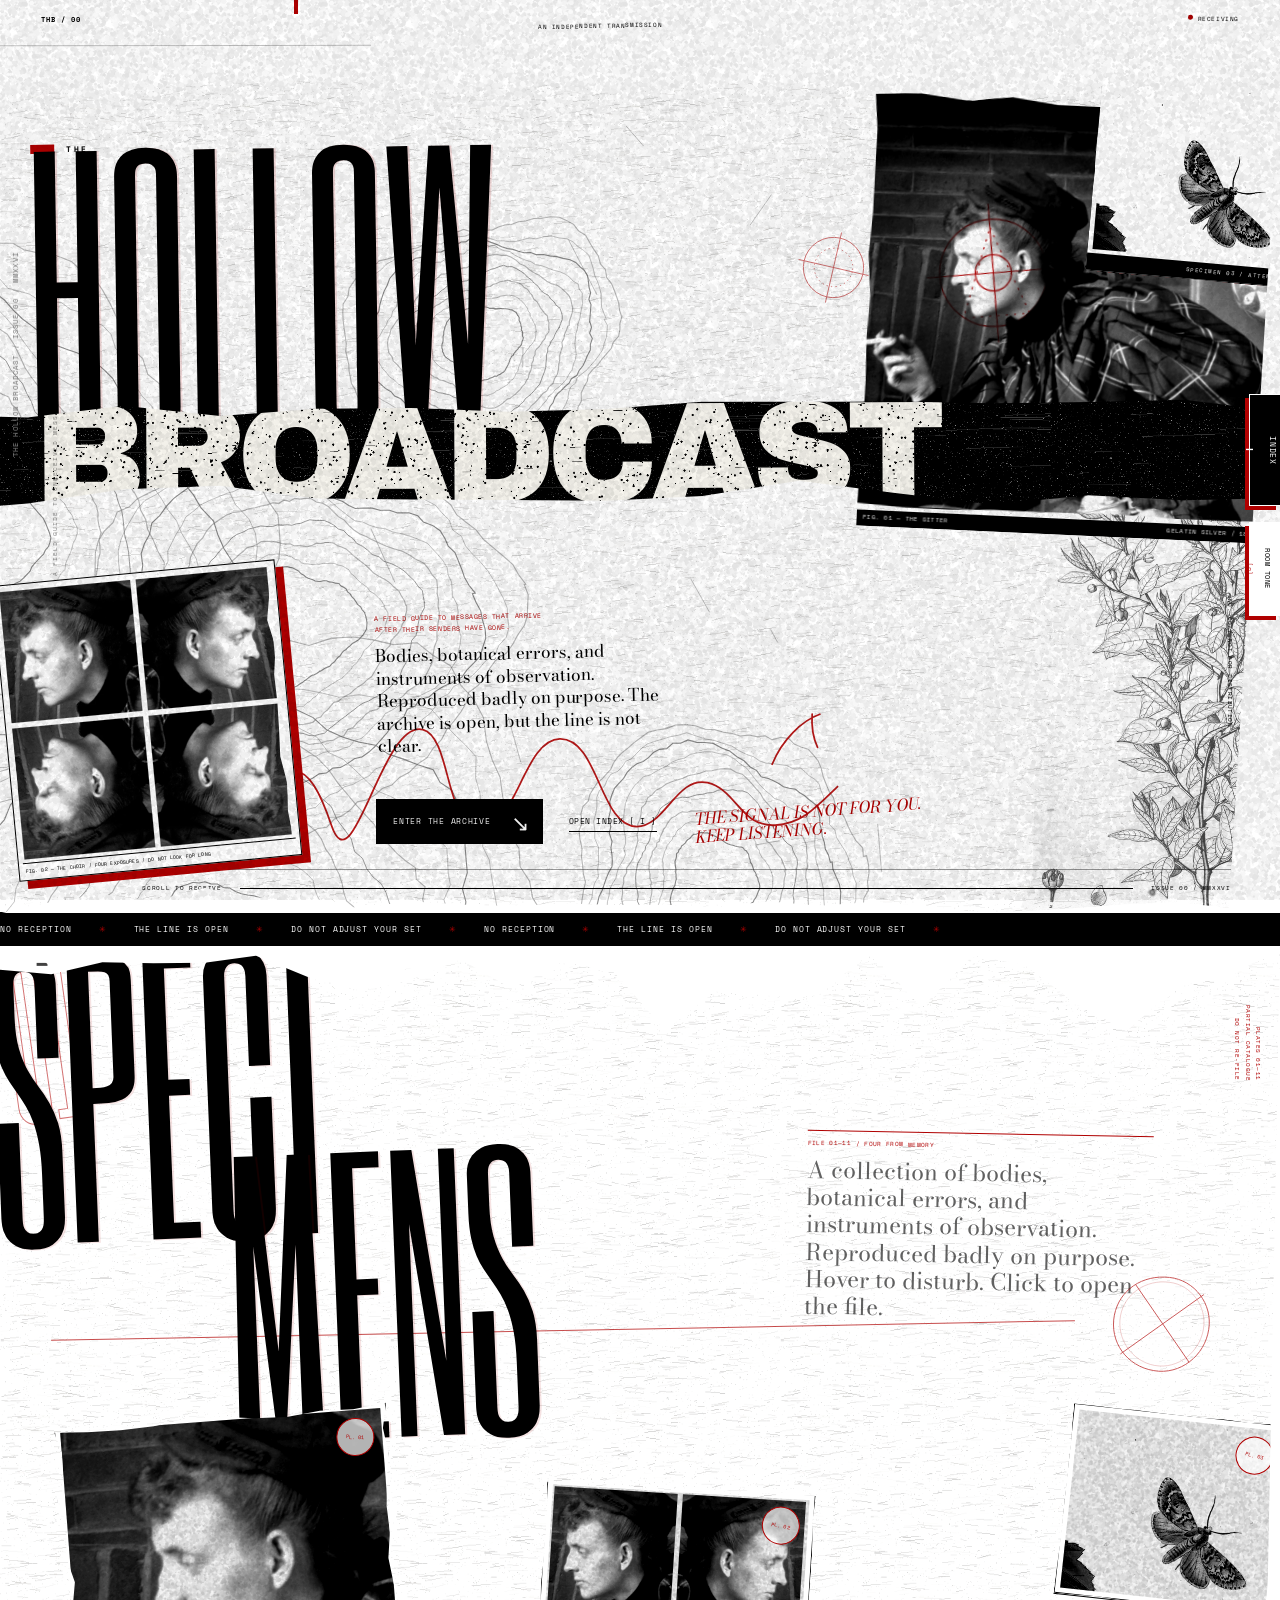
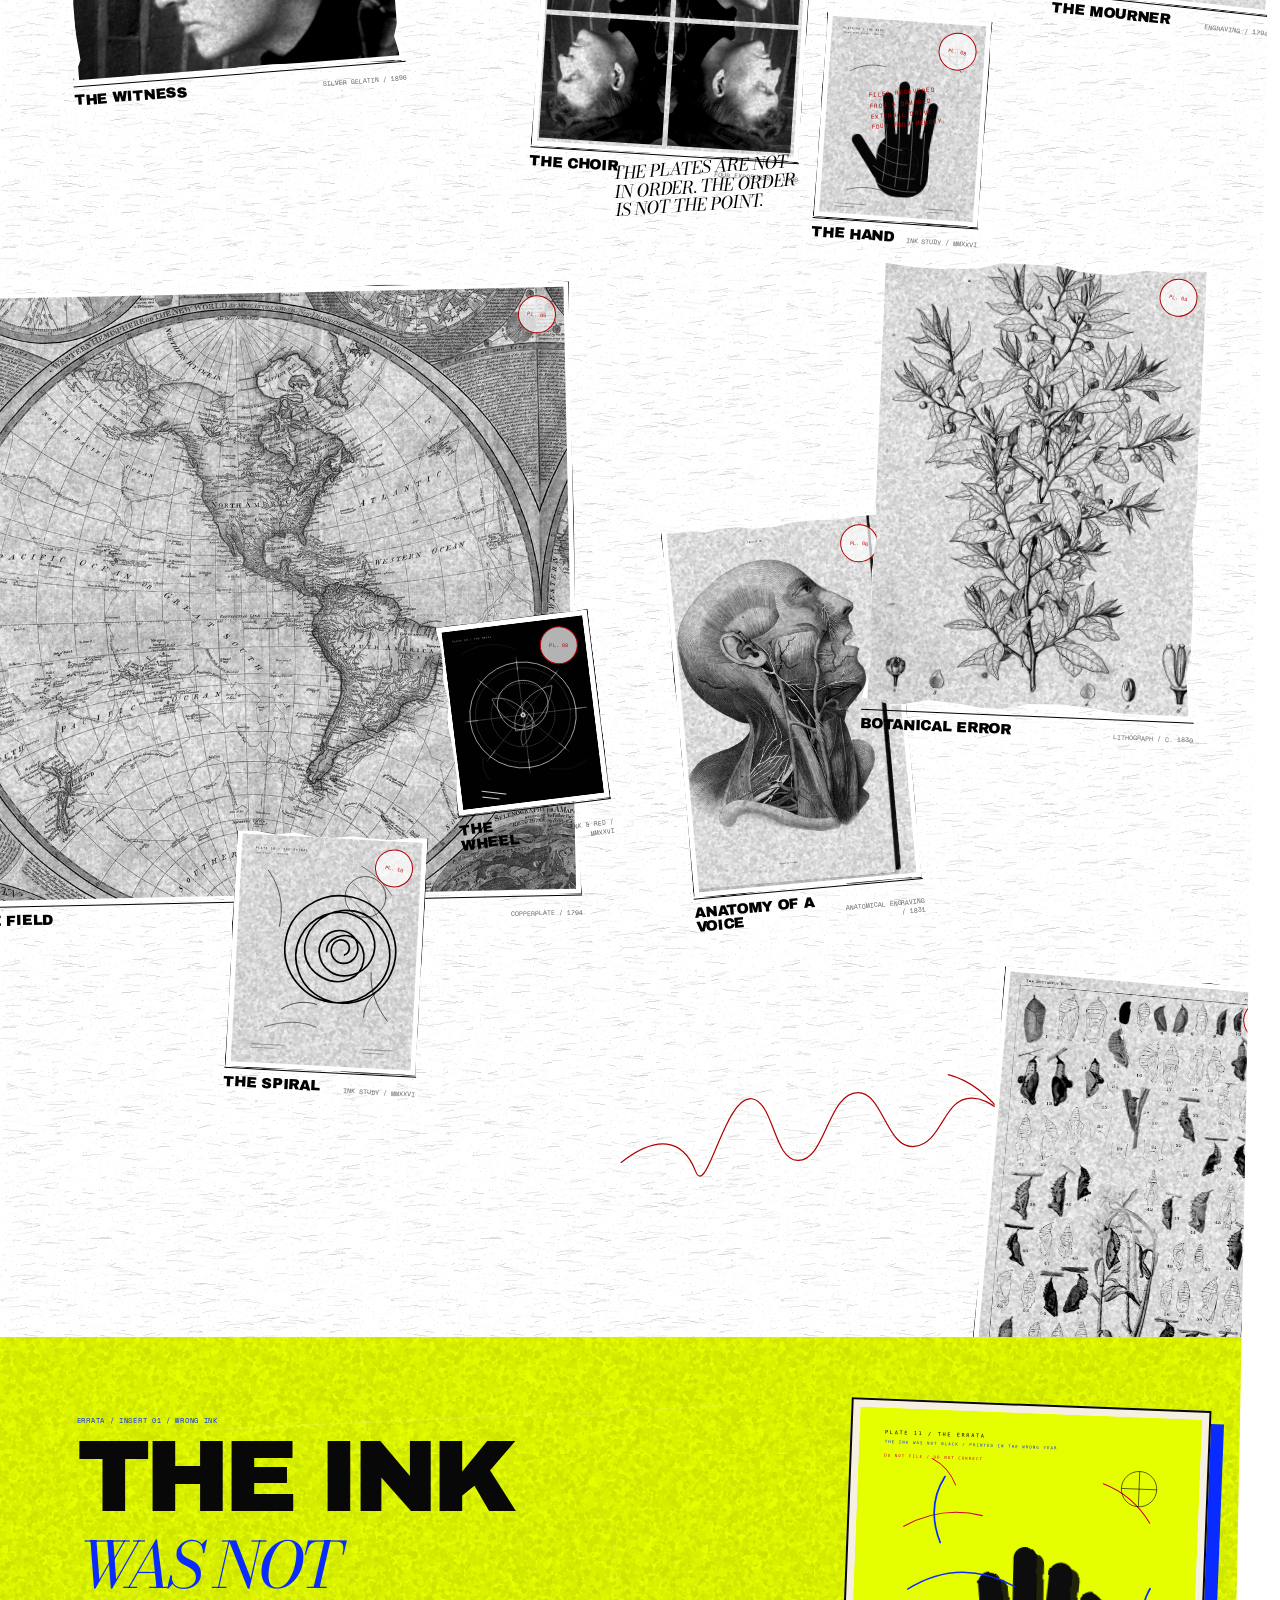
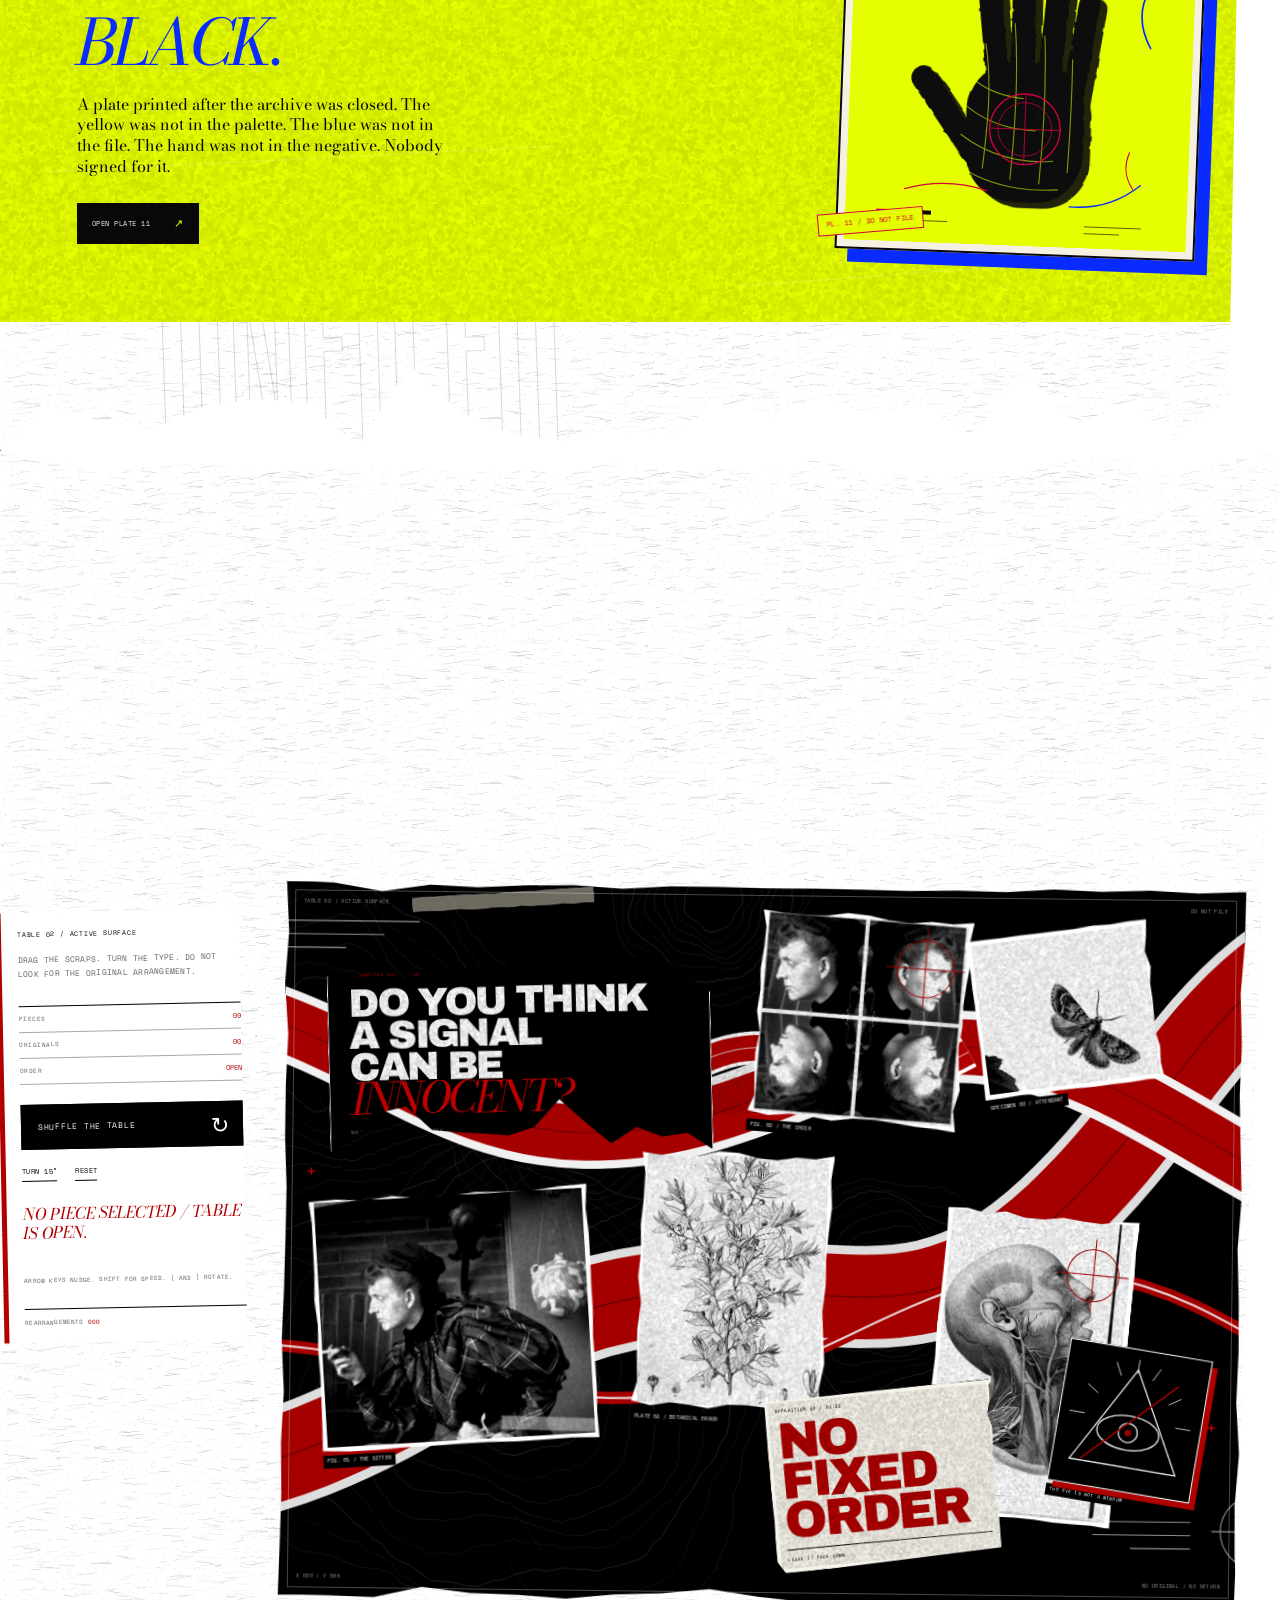
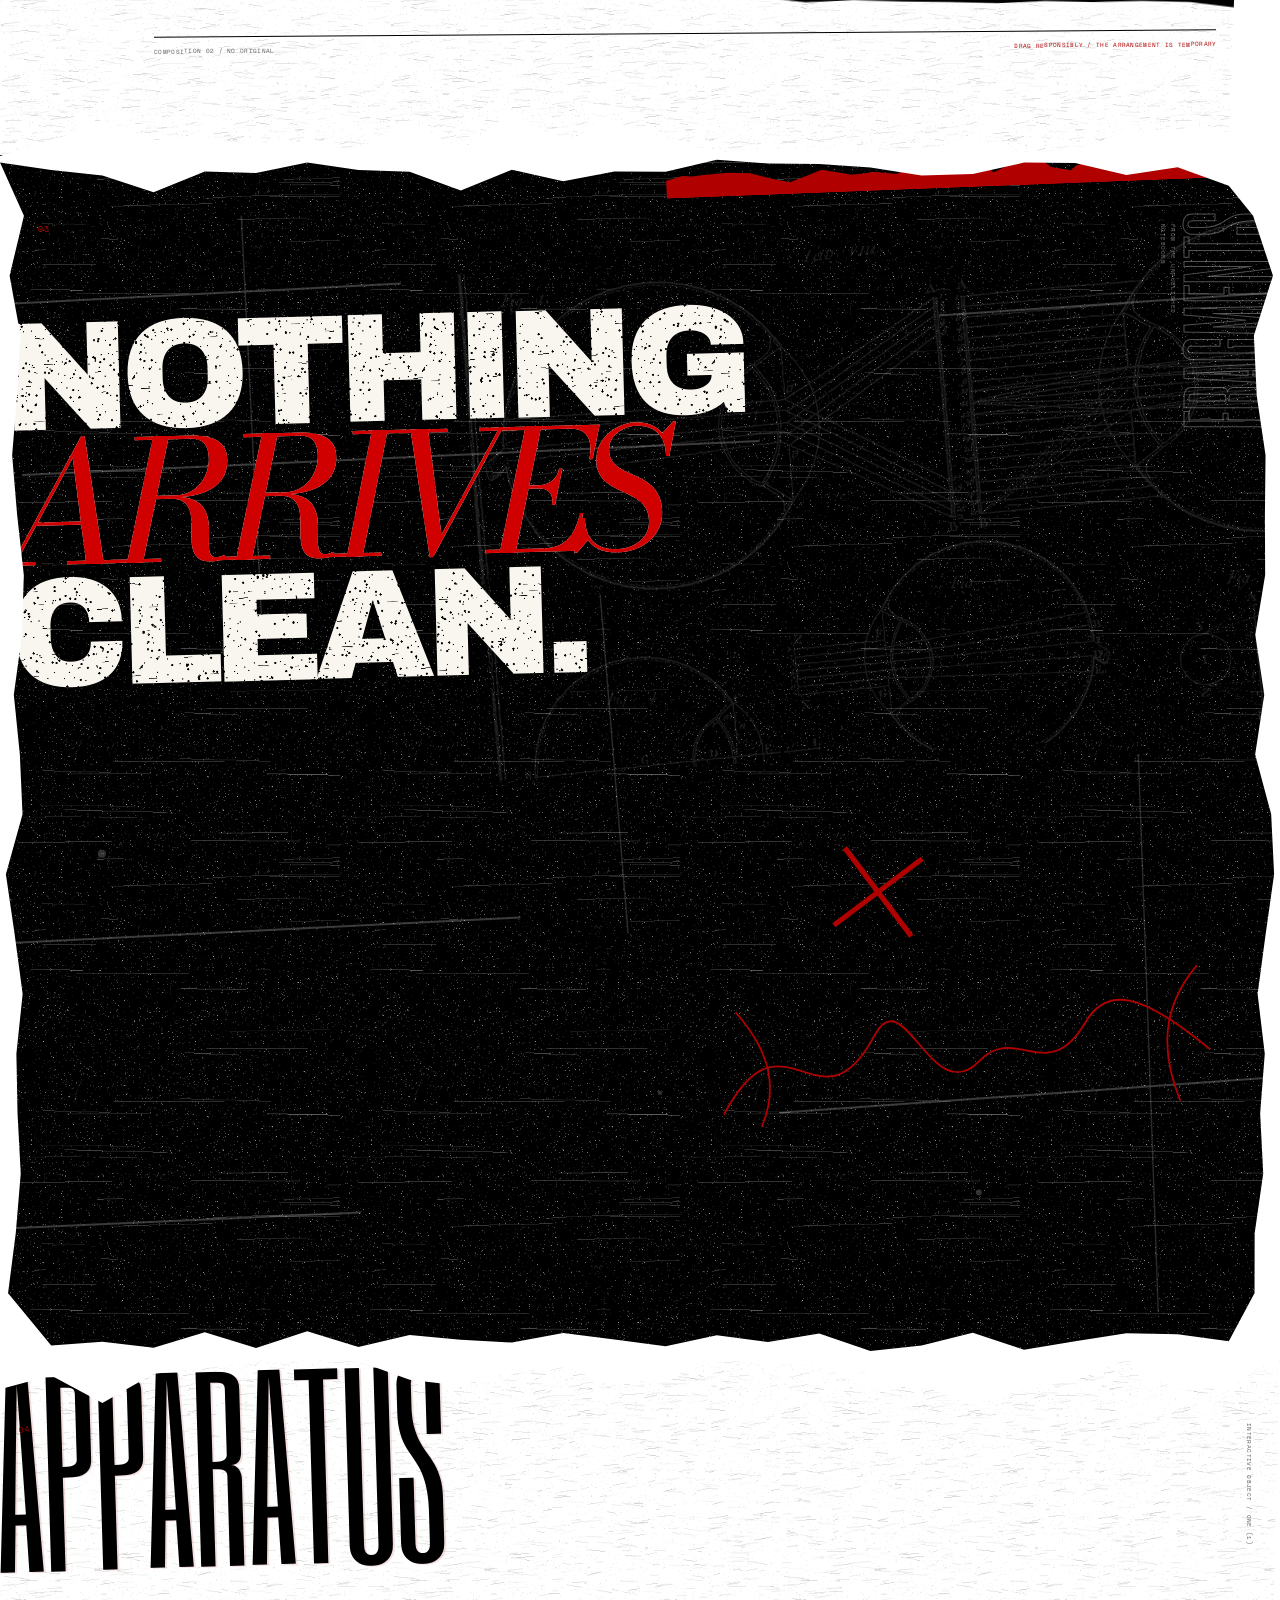
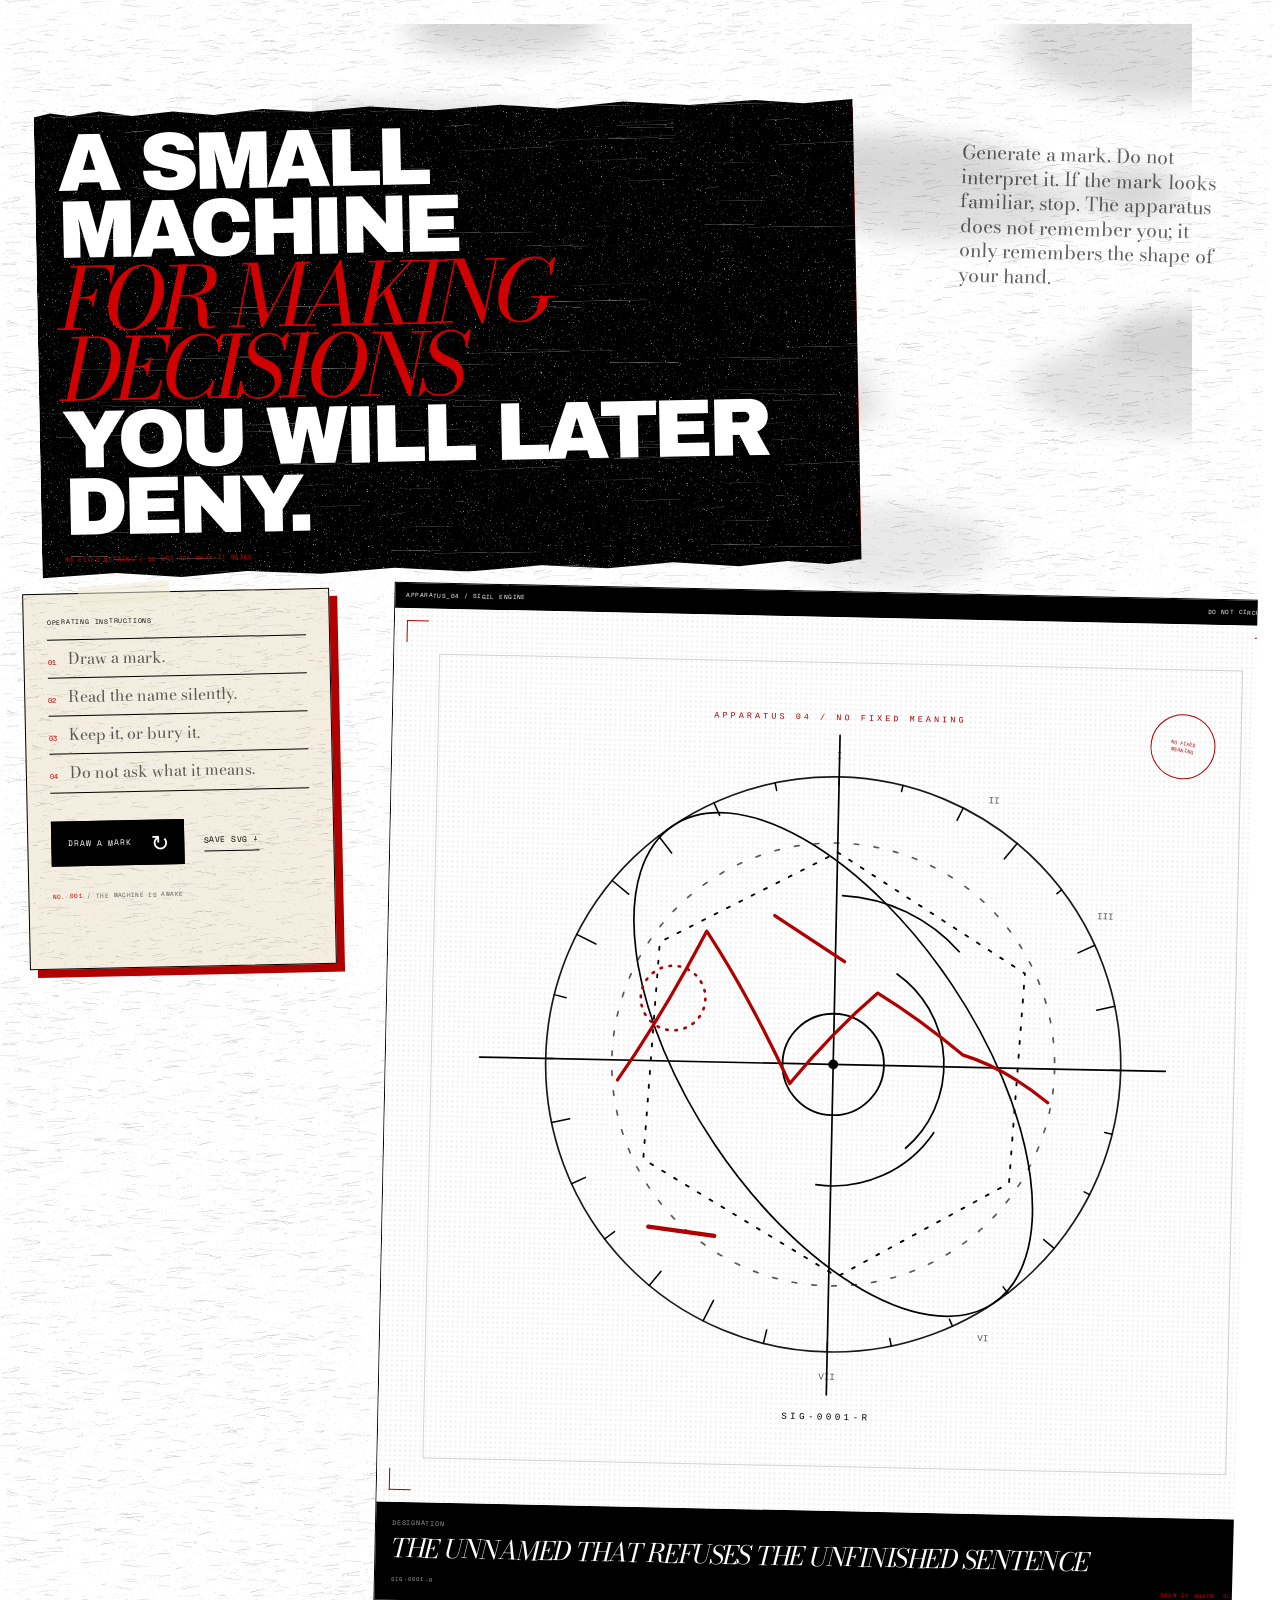
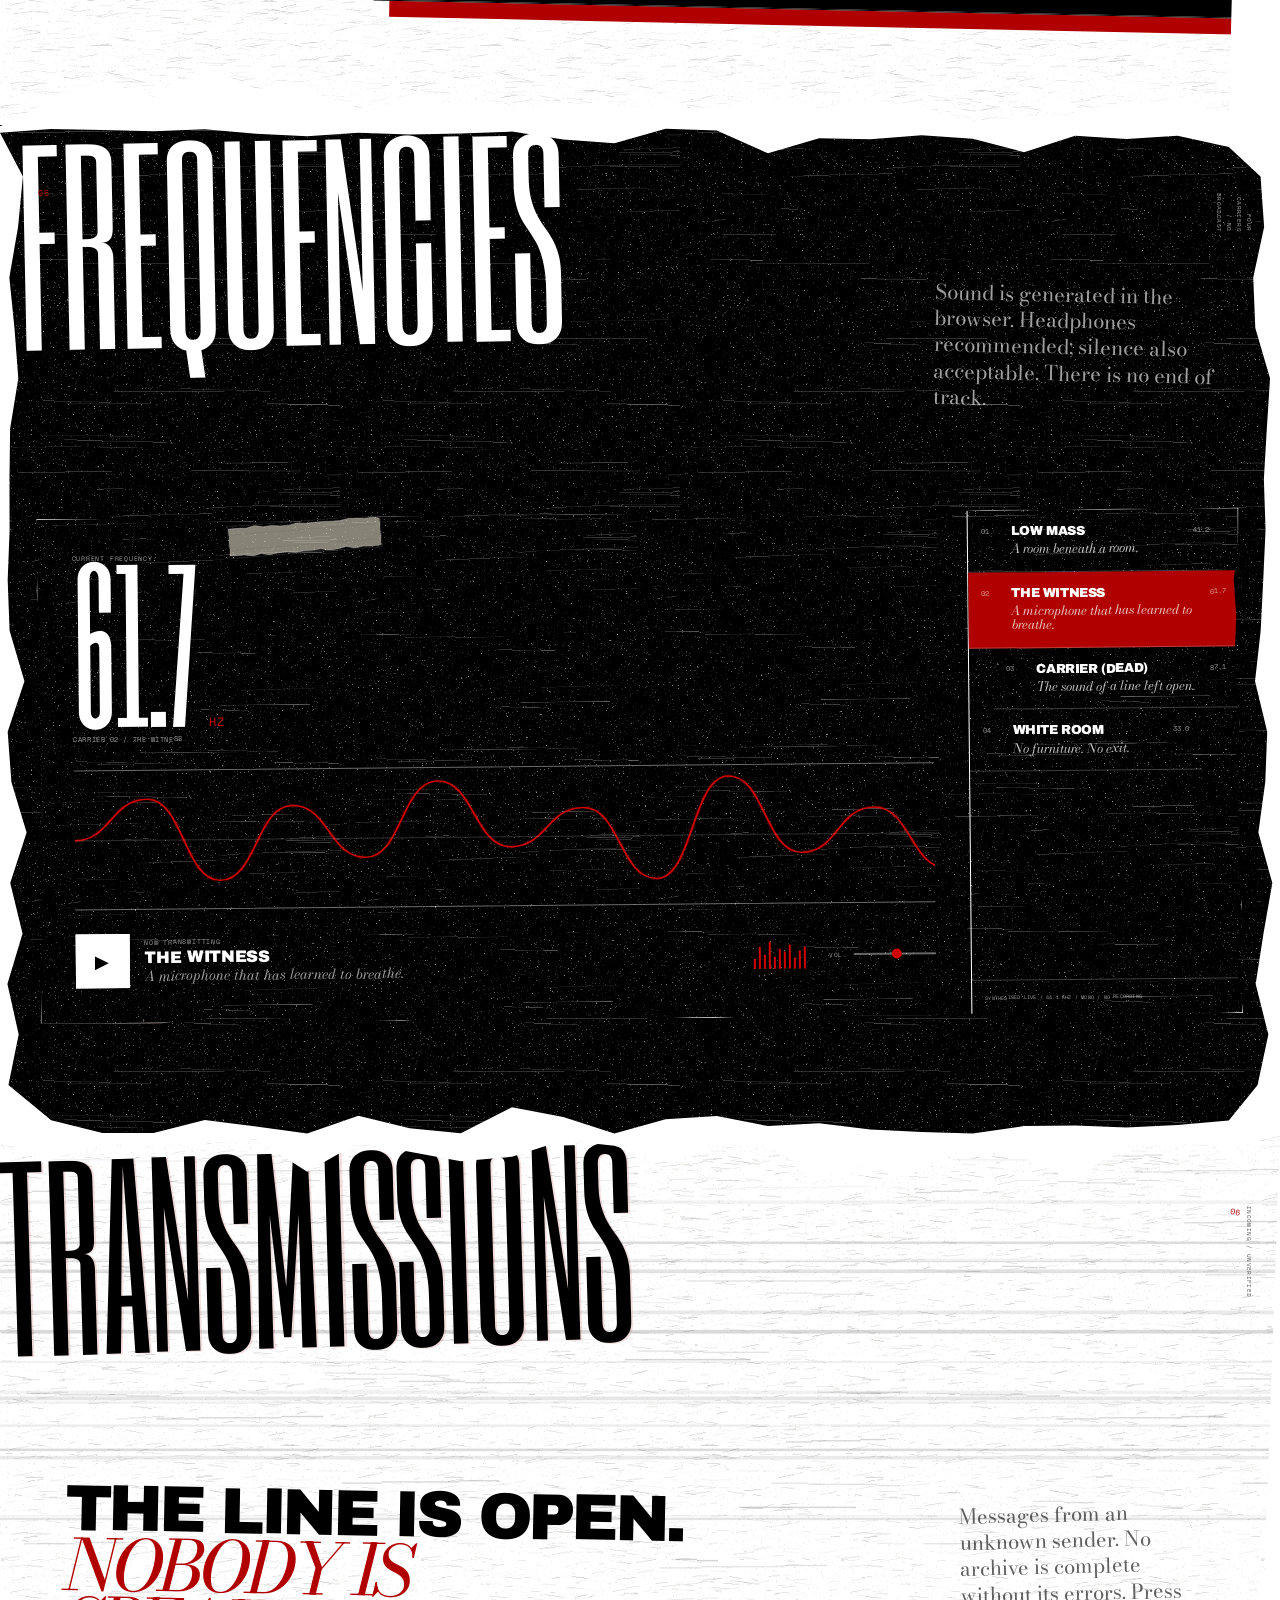
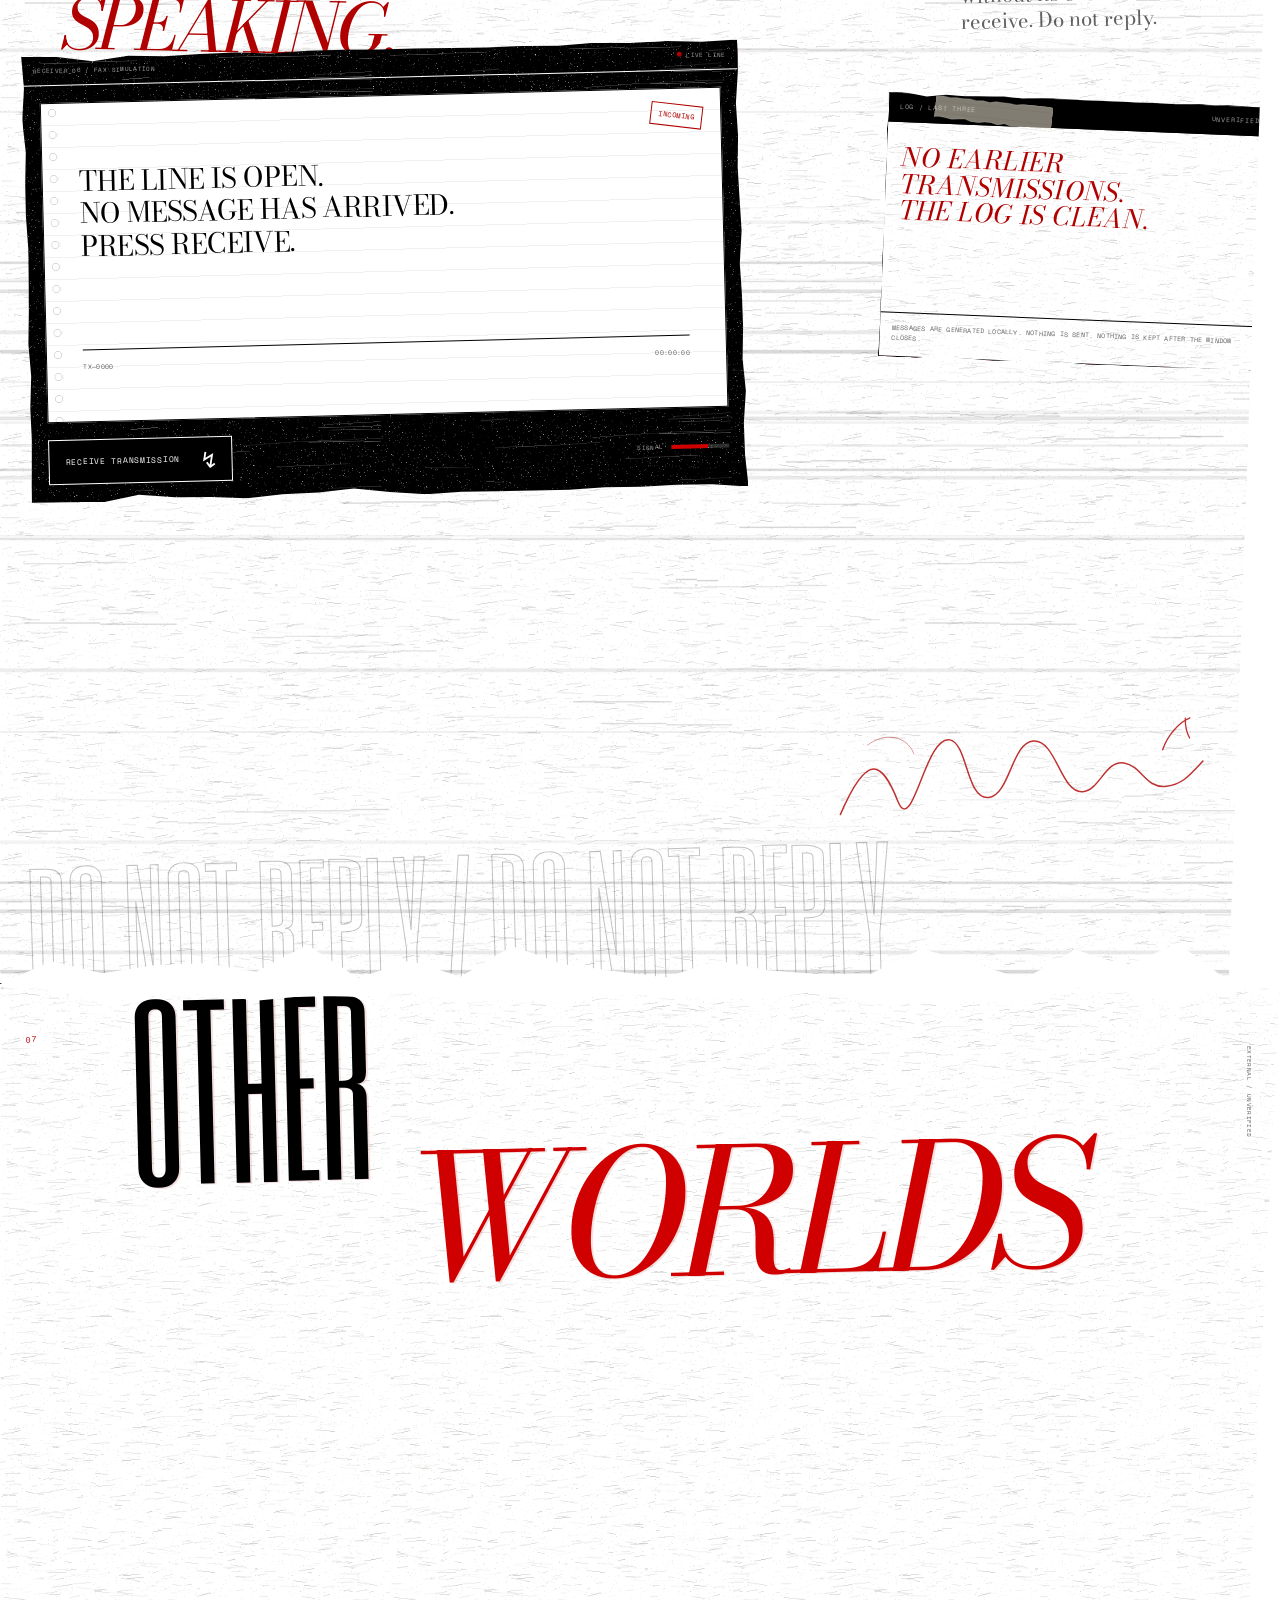
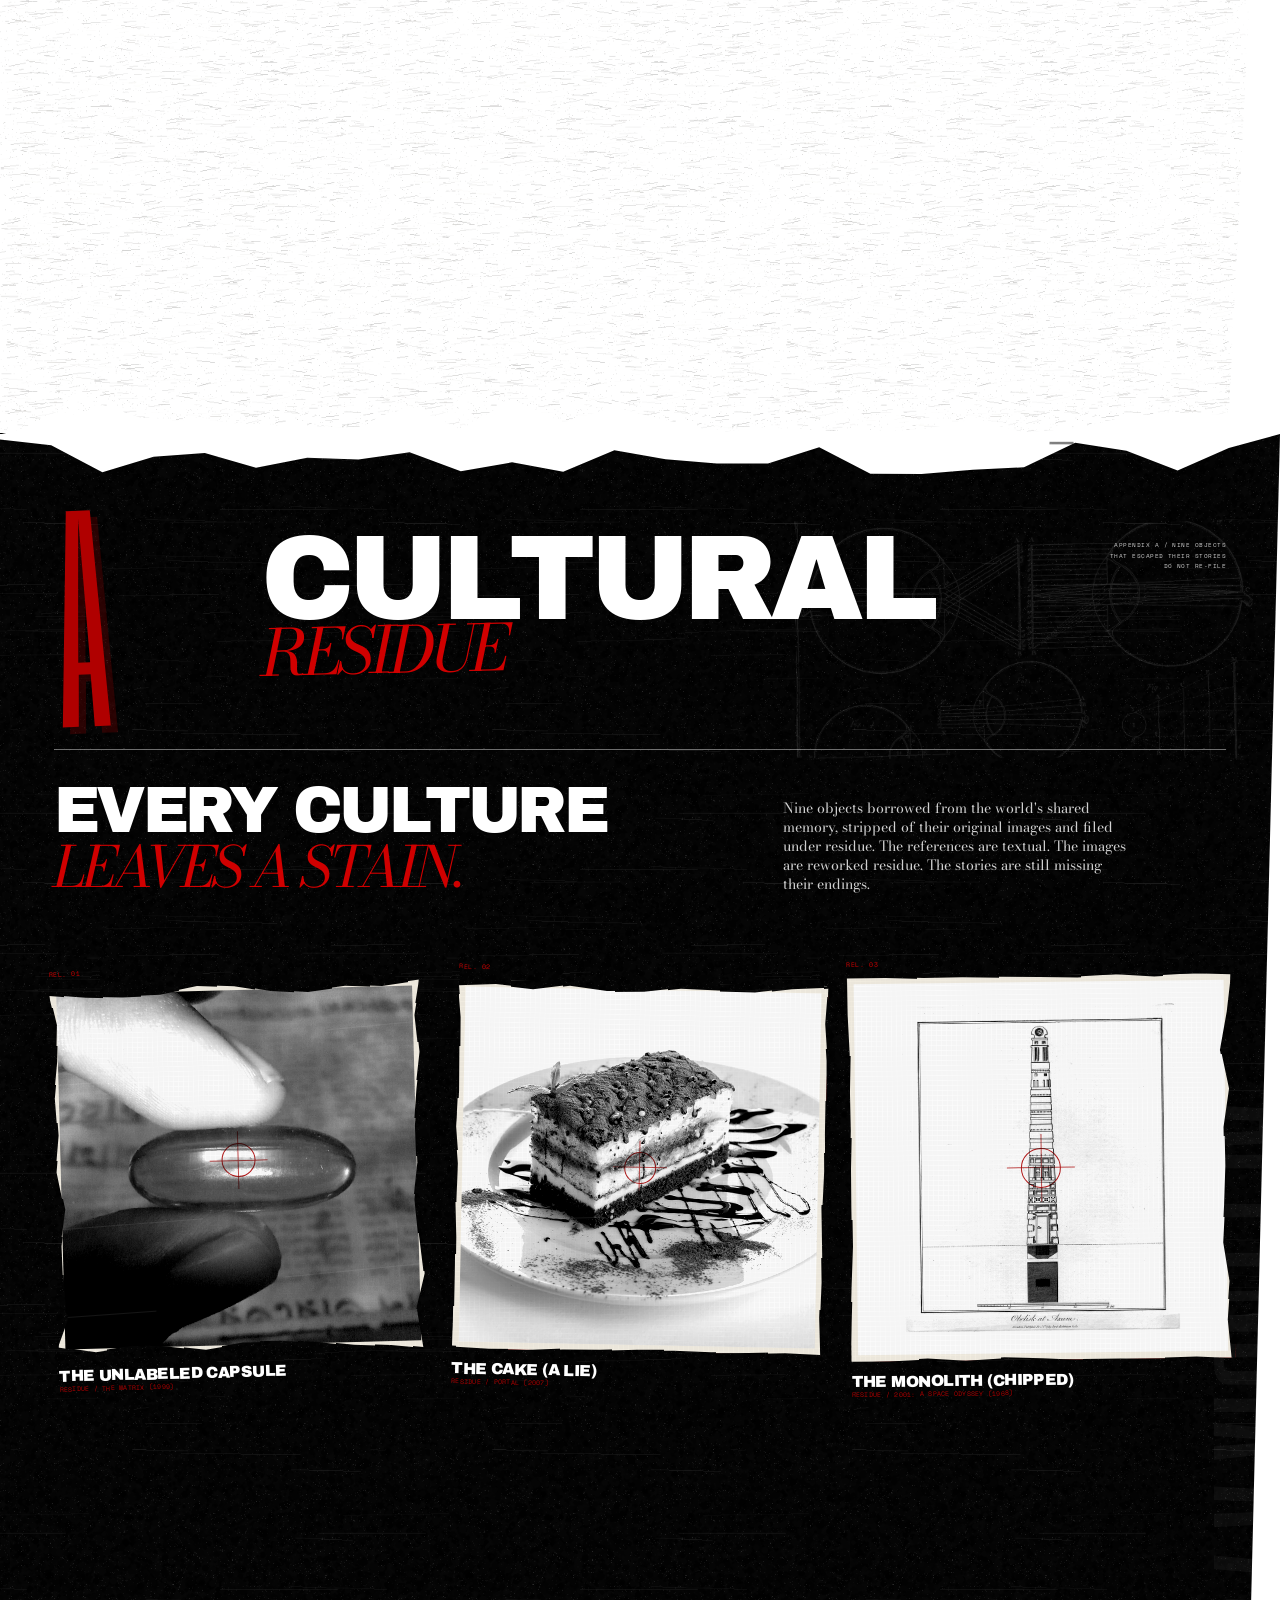
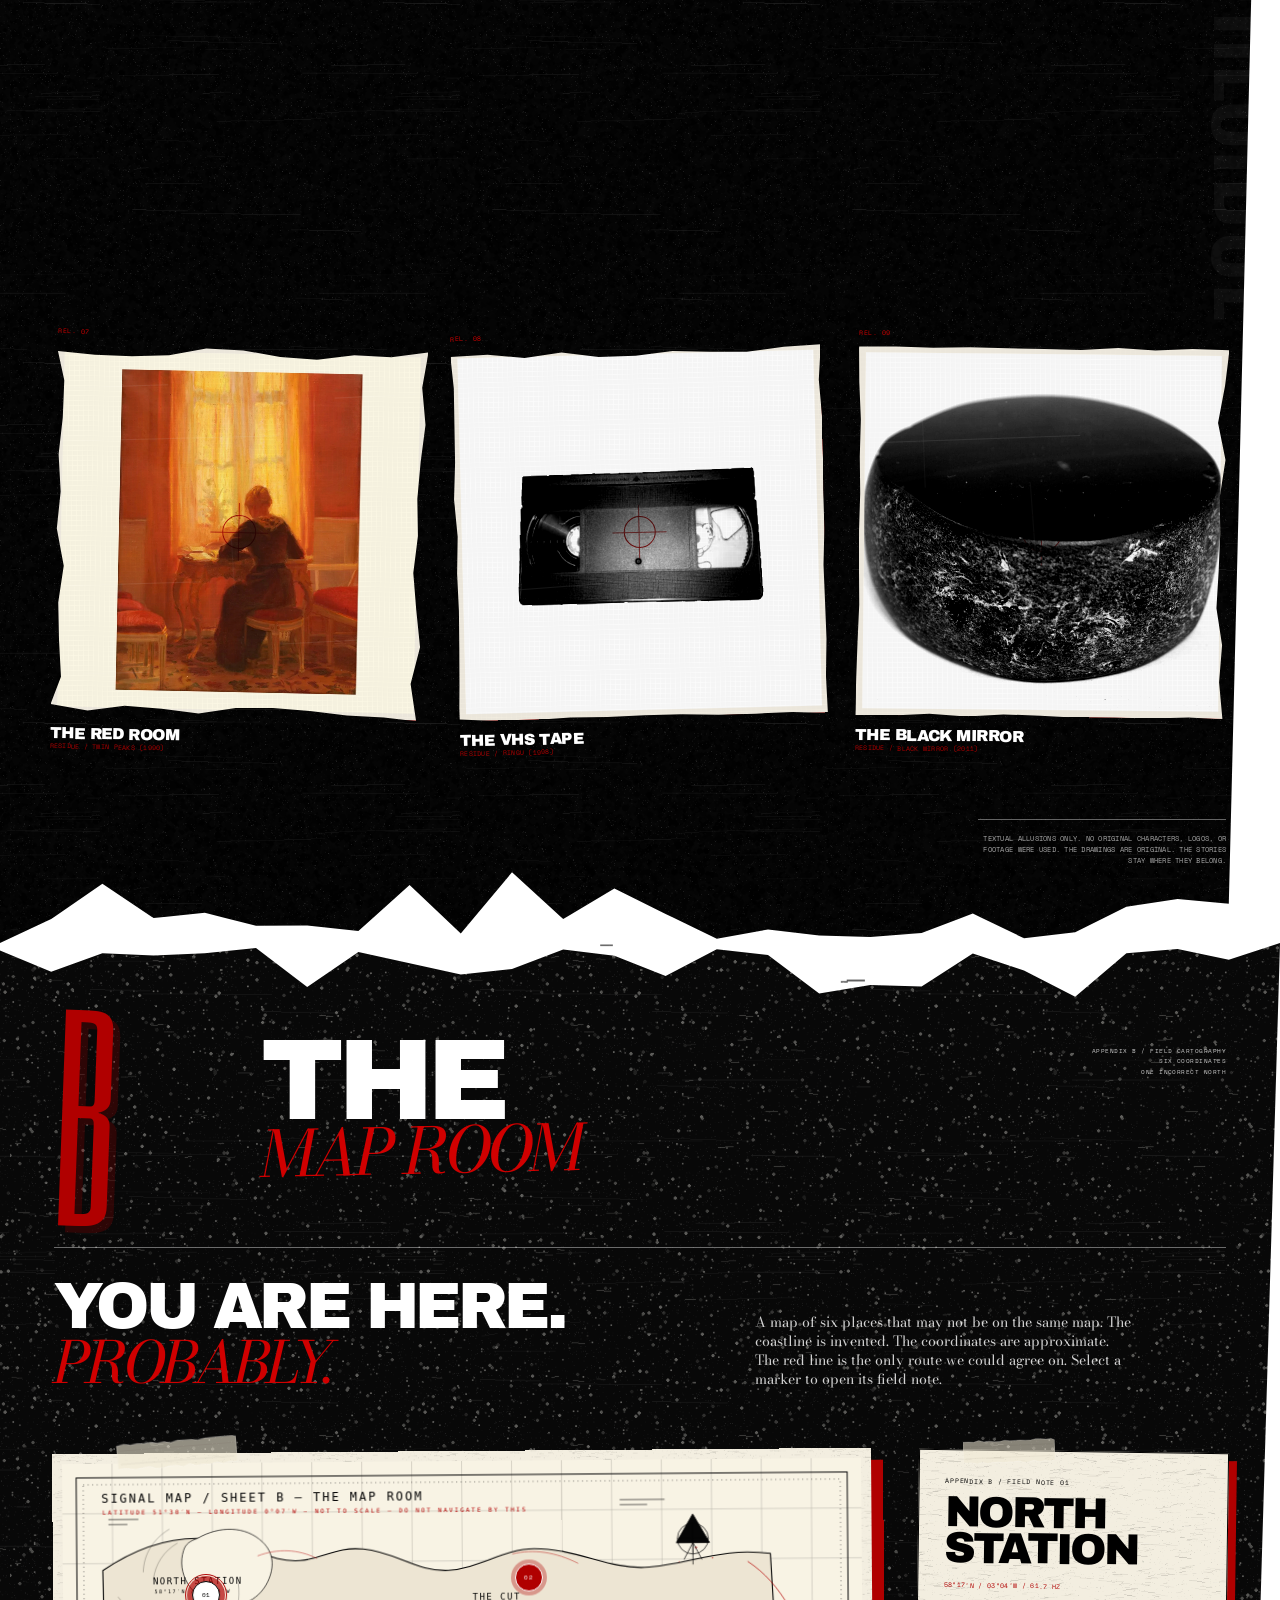
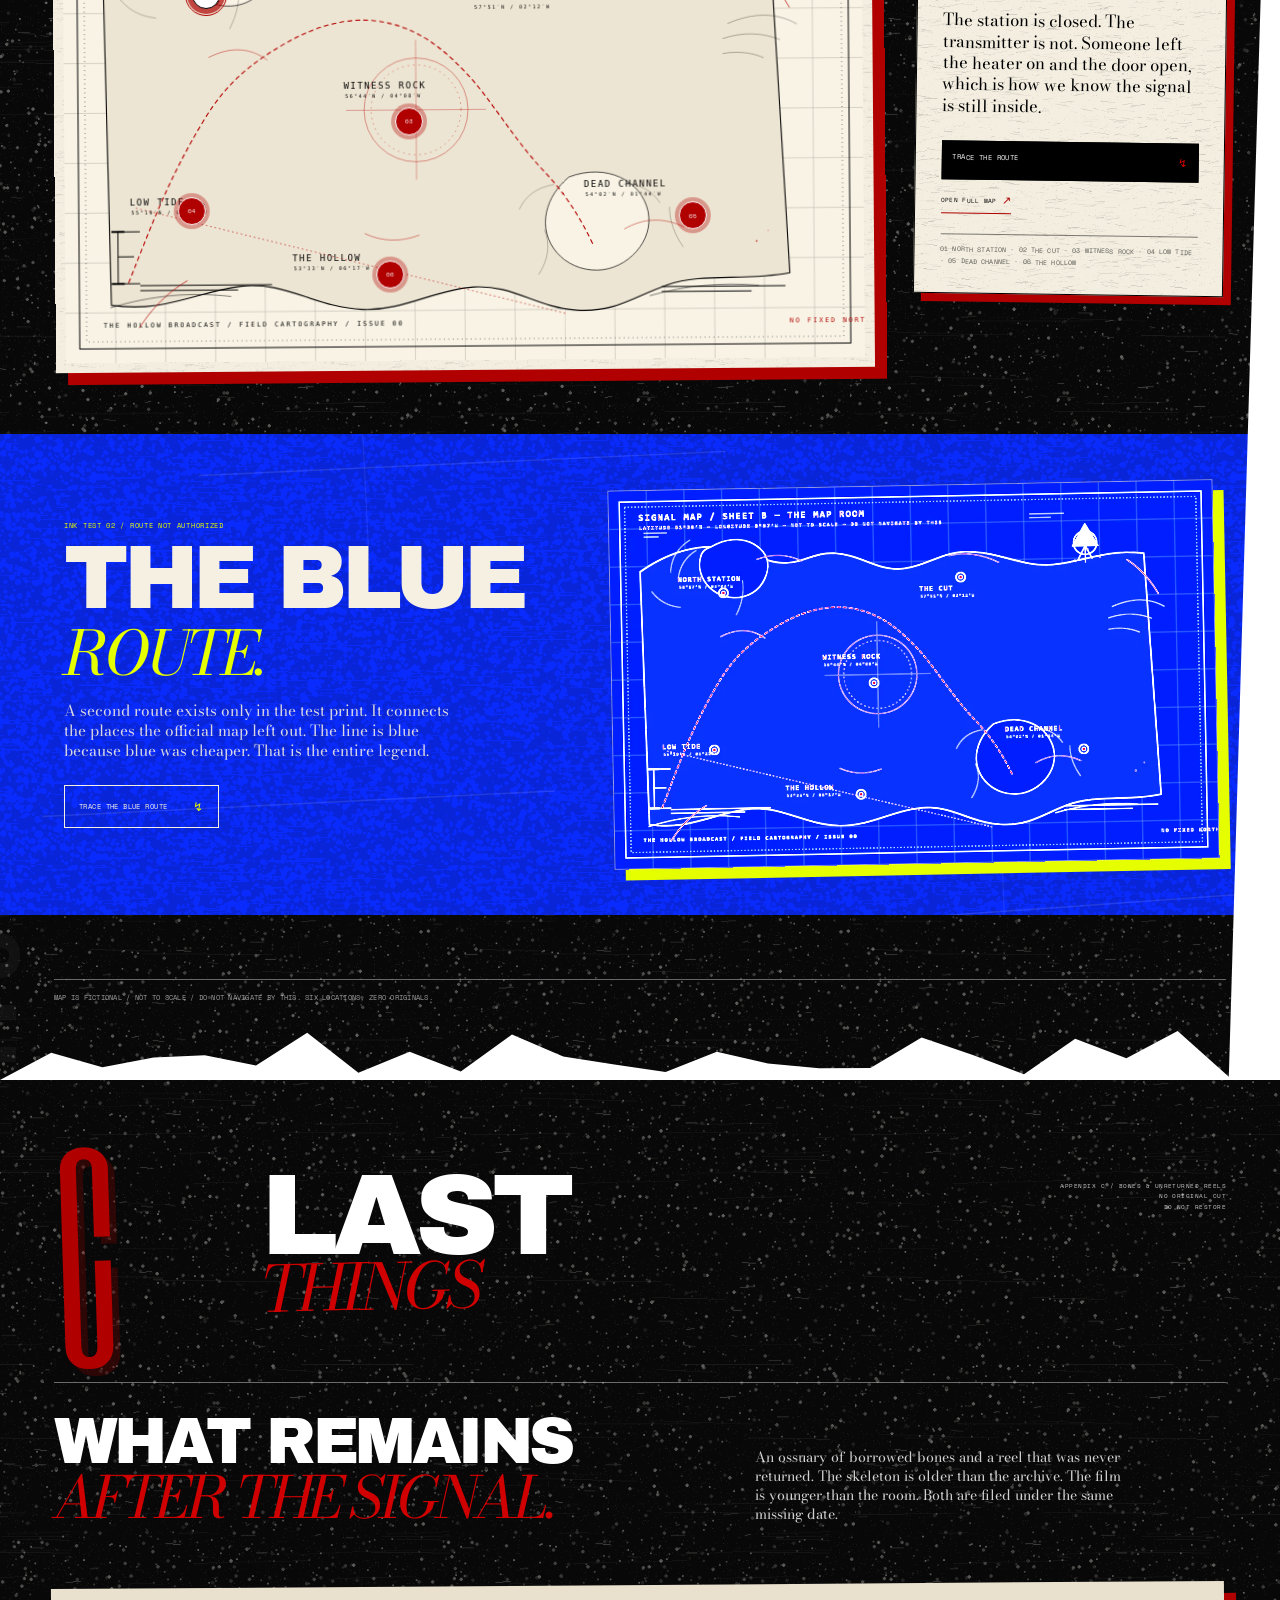
<file: the-hollow-broadcast/index.html>
<!DOCTYPE html>
<html lang="en">
<head>
  <meta charset="UTF-8">
  <meta name="viewport" content="width=device-width, initial-scale=1.0">
  <title>The Hollow Broadcast — A Field Guide to Unreceived Messages</title>
  <meta name="description" content="An experimental transmission in eight parts, with three appendices: cultural residue, field cartography and last things. Plates, an interactive cutting table, fragments, a sigil engine, frequencies, room tone, and other worlds. No cookies. No algorithm. No master.">
  <meta name="theme-color" content="#000000">
  <meta name="author" content="UNFILED- / The Hollow Broadcast">
  <meta name="application-name" content="The Hollow Broadcast">
  <meta property="og:type" content="website">
  <meta property="og:site_name" content="UNFILED-">
  <meta property="og:locale" content="en_US">
  <meta property="og:title" content="The Hollow Broadcast — A Field Guide to Unreceived Messages">
  <meta property="og:description" content="A field guide to messages that arrive after their senders have gone. An independent transmission in eight parts, plus appendices of cultural residue, field cartography and last things.">
  <meta property="og:url" content="https://dmitrylelee.github.io/UNFILED-/">
  <meta property="og:image" content="https://dmitrylelee.github.io/UNFILED-/assets/og-cover.jpg">
  <meta property="og:image:secure_url" content="https://dmitrylelee.github.io/UNFILED-/assets/og-cover.jpg">
  <meta property="og:image:type" content="image/jpeg">
  <meta property="og:image:width" content="1200">
  <meta property="og:image:height" content="630">
  <meta property="og:image:alt" content="The Hollow Broadcast — a torn-paper and xerox cover with the title, portrait and moth.">
  <meta name="twitter:card" content="summary_large_image">
  <meta name="twitter:title" content="The Hollow Broadcast — A Field Guide to Unreceived Messages">
  <meta name="twitter:description" content="A field guide to messages that arrive after their senders have gone. An independent transmission in eight parts, plus appendices of cultural residue, field cartography and last things.">
  <meta name="twitter:image" content="https://dmitrylelee.github.io/UNFILED-/assets/og-cover.jpg">
  <meta name="twitter:image:alt" content="The Hollow Broadcast — a torn-paper and xerox cover with the title, portrait and moth.">
  <link rel="canonical" href="https://dmitrylelee.github.io/UNFILED-/">
  <link rel="icon" href="assets/favicon.svg" type="image/svg+xml">
  <link rel="preload" href="assets/fonts/sixcaps-400.woff2" as="font" type="font/woff2" crossorigin>
  <link rel="preload" href="assets/fonts/archivoblack-400.woff2" as="font" type="font/woff2" crossorigin>
  <link rel="stylesheet" href="assets/fonts.css">
  <link rel="stylesheet" href="style.css">
  <link rel="stylesheet" href="chaos.css">
  <link rel="stylesheet" href="physical.css">
  <script>document.documentElement.classList.add('js');</script>
</head>
<body>
  <a class="skip-link" href="#main">Skip to the transmission</a>

  <div class="grain" aria-hidden="true"></div>
  <div class="xerox-screen" aria-hidden="true"></div>
  <div class="fold" aria-hidden="true"></div>
  <div class="edge-mark edge-mark--left" aria-hidden="true">THE HOLLOW BROADCAST / ISSUE 00 / MMXXVI</div>
  <div class="edge-mark edge-mark--right" aria-hidden="true">A FIELD GUIDE TO UNRECEIVED MESSAGES</div>

  <button class="index-tab" type="button" data-open-index aria-haspopup="dialog" aria-controls="indexDialog" title="Open the index (I)">
    <span class="index-tab__dot" aria-hidden="true"></span>
    <span>INDEX</span>
    <span class="index-tab__plus" aria-hidden="true">+</span>
  </button>

  <button class="tone-toggle" id="toneToggle" type="button" aria-pressed="false" aria-label="Toggle room tone" title="Toggle room tone (S)">
    <span class="tone-toggle__dot" aria-hidden="true"></span>
    <span class="tone-toggle__label">ROOM TONE</span>
    <span class="tone-toggle__key" aria-hidden="true">[S]</span>
  </button>

  <div class="audio-flag" id="audioFlag" hidden>
    <span class="rec-dot" aria-hidden="true"></span>
    <span class="audio-flag__text">FREQ <strong id="audioFlagFreq">61.7</strong> HZ</span>
    <button class="audio-flag__stop" id="audioFlagStop" type="button">STOP</button>
  </div>

  <header class="masthead">
    <span class="masthead__code">THB / 00</span>
    <span class="masthead__mid">AN INDEPENDENT TRANSMISSION</span>
    <span class="masthead__right"><span class="rec-dot rec-dot--blink" aria-hidden="true"></span> <span id="statusText">RECEIVING</span></span>
  </header>

  <main id="main">
    <section class="entrance" id="entrance" aria-labelledby="entranceTitle">
      <div class="entrance__stage">
        <div class="entrance__contour" aria-hidden="true">
          <img src="assets/svg/contour.svg" alt="" width="1400" height="1400">
        </div>

        <p class="entrance__vertical entrance__vertical--left" aria-hidden="true">A FIELD GUIDE TO UNRECEIVED MESSAGES / ISSUE 00</p>
        <p class="entrance__vertical entrance__vertical--right" aria-hidden="true">SIGNAL 61.7 HZ / NO REPLY / DO NOT ADJUST</p>

        <span class="entrance__coordinates" aria-hidden="true">51°30′N 0°07′W / 03:33:00</span>

        <h1 class="entrance__title" id="entranceTitle">
          <span class="entrance__the">THE</span>
          <span class="entrance__hollow">HOLLOW</span>
          <span class="entrance__band"><span>BROADCAST</span></span>
        </h1>

        <figure class="entrance__portrait">
          <img src="assets/img/portrait.webp" alt="A woman in profile holding a cigarette, photographed in 1896" width="1200" height="1100">
          <figcaption class="entrance__portrait-caption">
            <span>FIG. 01 — THE SITTER</span>
            <span>GELATIN SILVER / 1896 / EYES DOWN</span>
          </figcaption>
          <span class="entrance__target" aria-hidden="true">
            <svg viewBox="0 0 200 200">
              <g fill="none" stroke="currentColor" stroke-width="1.6">
                <circle cx="100" cy="100" r="71"/>
                <circle cx="100" cy="100" r="24"/>
                <path d="M100 8v184M12 100h176"/>
                <path d="M100 40 144 157H56Z" stroke-dasharray="3 8"/>
              </g>
            </svg>
          </span>
        </figure>

        <button class="moth-trigger" type="button" aria-label="A moth. Do not touch." data-moth>
          <img src="assets/img/moth.jpg" alt="" width="780" height="680">
          <span class="moth-trigger__label" aria-hidden="true">SPECIMEN 03 / ATTENDANT</span>
        </button>

        <figure class="entrance__eye" aria-label="Four mirrored photographic studies of a woman's face">
          <img src="assets/img/eye-grid.webp" alt="" width="1000" height="1000">
          <figcaption aria-hidden="true">FIG. 02 — THE CHOIR / FOUR EXPOSURES / DO NOT LOOK FOR LONG</figcaption>
        </figure>

        <figure class="entrance__flower" aria-hidden="true">
          <img src="assets/img/flower.webp" alt="" width="650" height="902">
          <figcaption>PLATE 04 / BOTANICAL ERROR</figcaption>
        </figure>

        <div class="entrance__intro">
          <p class="entrance__kicker">A FIELD GUIDE TO MESSAGES THAT ARRIVE<br>AFTER THEIR SENDERS HAVE GONE.</p>
          <p class="entrance__copy">Bodies, botanical errors, and instruments of observation. Reproduced badly on purpose. The archive is open, but the line is not clear.</p>
        </div>

        <div class="entrance__action">
          <a class="action-link" href="#specimens">
            <span class="action-link__label">ENTER THE ARCHIVE</span>
            <span class="action-link__arrow" aria-hidden="true">↘</span>
          </a>
          <button class="text-button" type="button" data-open-index>OPEN INDEX <span aria-hidden="true">[ I ]</span></button>
        </div>

        <p class="entrance__note entrance__note--a" aria-hidden="true">NO. 00 / NOT FOR DISTRIBUTION</p>
        <p class="entrance__note entrance__note--b" aria-hidden="true">THE SIGNAL IS NOT FOR YOU.<br>KEEP LISTENING.</p>

        <svg class="entrance__scribble" viewBox="0 0 900 260" aria-hidden="true">
          <path d="M9 206C75 72 104 97 133 182c28 84 66-138 119-124 38 10 28 132 77 128 45-4 55-115 101-116 50-1 52 114 100 114 37 0 52-66 92-57 38 9 43 58 88 55 35-2 53-23 81-50"/>
          <path d="M768 38c-23 8-49 33-62 65M758 38c-1 14 0 28 7 43"/>
        </svg>

        <svg class="entrance__mark" viewBox="0 0 120 120" aria-hidden="true">
          <g fill="none" stroke="currentColor" stroke-width="1.2">
            <circle cx="60" cy="60" r="47"/>
            <circle cx="60" cy="60" r="30" stroke-dasharray="2 5"/>
            <path d="M60 4v112M4 60h112"/>
          </g>
        </svg>
      </div>

      <div class="entrance__foot">
        <span>SCROLL TO RECEIVE</span>
        <span class="entrance__foot-line" aria-hidden="true"></span>
        <span>ISSUE 00 / MMXXVI</span>
      </div>
    </section>

    <div class="running-band" aria-hidden="true">
      <div class="running-band__track">
        <span>NO RECEPTION</span><span class="running-band__star">✳</span>
        <span>THE LINE IS OPEN</span><span class="running-band__star">✳</span>
        <span>DO NOT ADJUST YOUR SET</span><span class="running-band__star">✳</span>
        <span>NO RECEPTION</span><span class="running-band__star">✳</span>
        <span>THE LINE IS OPEN</span><span class="running-band__star">✳</span>
        <span>DO NOT ADJUST YOUR SET</span><span class="running-band__star">✳</span>
      </div>
    </div>

    <section class="sheet specimens" id="specimens" aria-labelledby="specimensTitle">
      <div class="specimens__masthead reveal">
        <span class="specimens__index" aria-hidden="true">01</span>
        <h2 class="specimens__title" id="specimensTitle" aria-label="Specimens">
          <span aria-hidden="true">SPECI</span>
          <span class="specimens__title-second" aria-hidden="true">MENS</span>
        </h2>
        <p class="specimens__catalogue" aria-hidden="true">PLATES 01—11<br>PARTIAL CATALOGUE<br>DO NOT RE-FILE</p>
        <p class="specimens__intro">A collection of bodies, botanical errors, and instruments of observation. Reproduced badly on purpose. Hover to disturb. Click to open the file.</p>
      </div>

      <div class="plate-field">
        <button class="plate plate--witness reveal" type="button" data-plate="witness" aria-haspopup="dialog">
          <span class="plate__figure">
            <img src="assets/img/eye.webp" alt="" width="820" height="633" loading="lazy">
            <span class="plate__open" aria-hidden="true">OPEN FILE ↗</span>
            <span class="plate__stamp" aria-hidden="true">PL. 01</span>
          </span>
          <span class="plate__caption">
            <span class="plate__title">THE WITNESS</span>
            <span class="plate__meta">SILVER GELATIN / 1896</span>
          </span>
        </button>

        <button class="plate plate--choir reveal" type="button" data-plate="choir" aria-haspopup="dialog">
          <span class="plate__figure">
            <img src="assets/img/eye-grid.webp" alt="" width="1000" height="1000" loading="lazy">
            <span class="plate__open" aria-hidden="true">OPEN FILE ↗</span>
            <span class="plate__stamp" aria-hidden="true">PL. 02</span>
          </span>
          <span class="plate__caption">
            <span class="plate__title">THE CHOIR</span>
            <span class="plate__meta">FOUR EXPOSURES / 1896</span>
          </span>
        </button>

        <button class="plate plate--moth reveal" type="button" data-plate="moth" aria-haspopup="dialog">
          <span class="plate__figure">
            <img src="assets/img/moth.jpg" alt="" width="780" height="680" loading="lazy">
            <span class="plate__open" aria-hidden="true">OPEN FILE ↗</span>
            <span class="plate__stamp" aria-hidden="true">PL. 03</span>
          </span>
          <span class="plate__caption">
            <span class="plate__title">THE MOURNER</span>
            <span class="plate__meta">ENGRAVING / 1794</span>
          </span>
        </button>

        <button class="plate plate--flower reveal" type="button" data-plate="flower" aria-haspopup="dialog">
          <span class="plate__figure">
            <img src="assets/img/flower.webp" alt="" width="650" height="902" loading="lazy">
            <span class="plate__open" aria-hidden="true">OPEN FILE ↗</span>
            <span class="plate__stamp" aria-hidden="true">PL. 04</span>
          </span>
          <span class="plate__caption">
            <span class="plate__title">BOTANICAL ERROR</span>
            <span class="plate__meta">LITHOGRAPH / C. 1830</span>
          </span>
        </button>

        <button class="plate plate--map reveal" type="button" data-plate="map" aria-haspopup="dialog">
          <span class="plate__figure">
            <img src="assets/img/map.webp" alt="" width="1000" height="1000" loading="lazy">
            <span class="plate__open" aria-hidden="true">OPEN FILE ↗</span>
            <span class="plate__stamp" aria-hidden="true">PL. 05</span>
          </span>
          <span class="plate__caption">
            <span class="plate__title">THE FIELD</span>
            <span class="plate__meta">COPPERPLATE / 1794</span>
          </span>
        </button>

        <button class="plate plate--head reveal" type="button" data-plate="head" aria-haspopup="dialog">
          <span class="plate__figure">
            <img src="assets/img/head.webp" alt="" width="760" height="1252" loading="lazy">
            <span class="plate__open" aria-hidden="true">OPEN FILE ↗</span>
            <span class="plate__stamp" aria-hidden="true">PL. 06</span>
          </span>
          <span class="plate__caption">
            <span class="plate__title">ANATOMY OF A VOICE</span>
            <span class="plate__meta">ANATOMICAL ENGRAVING / 1831</span>
          </span>
        </button>

        <button class="plate plate--swarm reveal" type="button" data-plate="swarm" aria-haspopup="dialog">
          <span class="plate__figure">
            <img src="assets/img/butterfly.webp" alt="" width="880" height="1219" loading="lazy">
            <span class="plate__open" aria-hidden="true">OPEN FILE ↗</span>
            <span class="plate__stamp" aria-hidden="true">PL. 07</span>
          </span>
          <span class="plate__caption">
            <span class="plate__title">THE SWARM</span>
            <span class="plate__meta">CHROMOLITHOGRAPH / 1898</span>
          </span>
        </button>


        <button class="plate plate--hand reveal" type="button" data-plate="hand" aria-haspopup="dialog">
          <span class="plate__figure">
            <img src="assets/svg/plate-hand.svg" alt="" width="600" height="760" loading="eager">
            <span class="plate__open" aria-hidden="true">OPEN FILE ↗</span>
            <span class="plate__stamp" aria-hidden="true">PL. 08</span>
          </span>
          <span class="plate__caption">
            <span class="plate__title">THE HAND</span>
            <span class="plate__meta">INK STUDY / MMXXVI</span>
          </span>
        </button>

        <button class="plate plate--wheel reveal" type="button" data-plate="wheel" aria-haspopup="dialog">
          <span class="plate__figure">
            <img src="assets/svg/plate-wheel.svg" alt="" width="600" height="760" loading="eager">
            <span class="plate__open" aria-hidden="true">OPEN FILE ↗</span>
            <span class="plate__stamp" aria-hidden="true">PL. 09</span>
          </span>
          <span class="plate__caption">
            <span class="plate__title">THE WHEEL</span>
            <span class="plate__meta">INK &amp; RED / MMXXVI</span>
          </span>
        </button>

        <button class="plate plate--spiral reveal" type="button" data-plate="spiral" aria-haspopup="dialog">
          <span class="plate__figure">
            <img src="assets/svg/plate-spiral.svg" alt="" width="600" height="760" loading="eager">
            <span class="plate__open" aria-hidden="true">OPEN FILE ↗</span>
            <span class="plate__stamp" aria-hidden="true">PL. 10</span>
          </span>
          <span class="plate__caption">
            <span class="plate__title">THE SPIRAL</span>
            <span class="plate__meta">INK STUDY / MMXXVI</span>
          </span>
        </button>

        <p class="plate-field__aside" aria-hidden="true">FILES RECOVERED<br>FROM A DAMAGED<br>EXTERNAL DRIVE.<br>FOUR FROM MEMORY.</p>
        <p class="plate-field__note" aria-hidden="true">THE PLATES ARE NOT<br>IN ORDER. THE ORDER<br>IS NOT THE POINT.</p>
        <svg class="plate-field__scribble" viewBox="0 0 700 260" aria-hidden="true">
          <path d="M8 195c61-43 104-34 122 20 16 51 55-123 100-114 36 8 31 103 70 106 47 4 55-109 106-107 42 2 42 97 89 94 47-3 51-78 99-75 38 2 55 47 98 42"/>
          <path d="M557 78c35 11 67 40 91 77M636 150l12-2-7-18"/>
        </svg>
      </div>

      <aside class="errata reveal" aria-labelledby="errataTitle">
        <div class="errata__copy">
          <p class="errata__kicker">ERRATA / INSERT 01 / WRONG INK</p>
          <h3 class="errata__title" id="errataTitle">THE INK<br><em>WAS NOT<br>BLACK.</em></h3>
          <p class="errata__text">A plate printed after the archive was closed. The yellow was not in the palette. The blue was not in the file. The hand was not in the negative. Nobody signed for it.</p>
          <button class="errata__open" type="button" data-plate="errata">OPEN PLATE 11 <span aria-hidden="true">↗</span></button>
        </div>
        <button class="errata__figure" type="button" data-plate="errata" aria-label="Open errata plate 11">
          <img src="assets/svg/plate-errata.svg" alt="A bright yellow errata plate with a black handprint, blue offset, registration target and colour bars." width="600" height="760" loading="eager">
          <span class="errata__stamp" aria-hidden="true">PL. 11 / DO NOT FILE</span>
        </button>
        <span class="errata__side" aria-hidden="true">ERRATA / PRINTED IN THE WRONG YEAR / DO NOT CORRECT</span>
      </aside>
    </section>

    <section class="sheet cutting" id="cutting-table" aria-labelledby="cuttingTitle">
      <div class="cutting__masthead reveal">
        <span class="cutting__index" aria-hidden="true">02</span>
        <h2 class="cutting__title" id="cuttingTitle"><span>CUTTING</span><em>TABLE</em></h2>
        <p class="cutting__catalogue" aria-hidden="true">INTERACTIVE SHEET / NINE PIECES / NO ORIGINAL</p>
      </div>

      <div class="cutting__intro reveal">
        <p class="cutting__display">MAKE YOUR OWN<br><em>EVIDENCE.</em></p>
        <p class="cutting__copy">The archive is not fixed. Move the pieces. Turn the type. There is no original arrangement; there is only the one you leave behind.</p>
      </div>

      <div class="cutting__layout">
        <aside class="cutting__controls reveal">
          <p class="micro-label">TABLE 02 / ACTIVE SURFACE</p>
          <p class="cutting__instructions">Drag the scraps. Turn the type. Do not look for the original arrangement.</p>

          <dl class="cutting__specs">
            <div><dt>PIECES</dt><dd>09</dd></div>
            <div><dt>ORIGINALS</dt><dd>00</dd></div>
            <div><dt>ORDER</dt><dd>OPEN</dd></div>
          </dl>

          <div class="cutting__buttons">
            <button class="action-link" id="tableShuffle" type="button">
              <span class="action-link__label">SHUFFLE THE TABLE</span>
              <span class="action-link__arrow" aria-hidden="true">↻</span>
            </button>
            <button class="text-button" id="tableTurn" type="button">TURN 15°</button>
            <button class="text-button" id="tableReset" type="button">RESET</button>
          </div>

          <p class="cutting__status" id="tableStatus" aria-live="polite">NO PIECE SELECTED / TABLE IS OPEN.</p>
          <p class="cutting__hint">ARROW KEYS NUDGE. SHIFT FOR SPEED. [ AND ] ROTATE.</p>
          <p class="cutting__counter">REARRANGEMENTS <span id="tableCount">000</span></p>
        </aside>

        <div class="cutting-board" id="cuttingBoard" role="group" aria-label="Interactive composition table. Drag the scraps; use arrow keys and bracket keys when a scrap is focused.">
          <div class="cutting-board__bg" aria-hidden="true">
            <img class="cutting-board__contour" src="assets/svg/contour.svg" alt="" width="1400" height="1400">
            <img class="cutting-board__ribbons" src="assets/svg/ribbons.svg" alt="" width="1000" height="700">
            <span class="cutting-board__label cutting-board__label--tl">TABLE 02 / ACTIVE SURFACE</span>
            <span class="cutting-board__label cutting-board__label--tr">DO NOT FILE</span>
            <span class="cutting-board__label cutting-board__label--bl">X 000 / Y 000</span>
            <span class="cutting-board__label cutting-board__label--br">NO ORIGINAL / NO RETURN</span>
            <span class="cutting-board__cross cutting-board__cross--a">+</span>
            <span class="cutting-board__cross cutting-board__cross--b">+</span>
          </div>

          <div class="scrap scrap--manifesto" tabindex="0" role="group" aria-roledescription="draggable scrap" aria-label="Manifesto scrap: Do you think a signal can be innocent?" data-x=".045" data-y=".09" data-rot="-2" data-w=".40" style="--x:.045;--y:.09;--w:.40;--r:-2deg;">
            <div class="scrap__inner scrap__inner--manifesto">
              <span class="manifesto__kicker">INTERACTIVE SHEET / 02</span>
              <p>DO YOU THINK<br>A SIGNAL<br>CAN BE<br><em>INNOCENT?</em></p>
              <span class="manifesto__foot">NO ORIGINAL / NO FIXED ORDER</span>
            </div>
          </div>

          <div class="scrap scrap--portrait" tabindex="0" role="group" aria-roledescription="draggable scrap" aria-label="Portrait scrap: the sitter" data-x=".035" data-y=".43" data-rot="-4" data-w=".29" style="--x:.035;--y:.43;--w:.29;--r:-4deg;">
            <div class="scrap__inner">
              <img src="assets/img/portrait.webp" alt="" width="1200" height="1100" loading="lazy">
              <span class="scrap__tape scrap__tape--top" aria-hidden="true"></span>
              <span class="scrap__tape scrap__tape--bottom" aria-hidden="true"></span>
            </div>
            <span class="scrap__tag">FIG. 01 / THE SITTER</span>
          </div>

          <div class="scrap scrap--choir" tabindex="0" role="group" aria-roledescription="draggable scrap" aria-label="Choir scrap: four mirrored exposures" data-x=".49" data-y=".035" data-rot="4" data-w=".22" style="--x:.49;--y:.035;--w:.22;--r:4deg;">
            <div class="scrap__inner">
              <img src="assets/img/eye-grid.webp" alt="" width="1000" height="1000" loading="lazy">
              <span class="scrap__red-ring" aria-hidden="true"></span>
            </div>
            <span class="scrap__tag">FIG. 02 / THE CHOIR</span>
          </div>

          <div class="scrap scrap--moth" tabindex="0" role="group" aria-roledescription="draggable scrap" aria-label="Moth scrap: the attendant" data-x=".72" data-y=".055" data-rot="-8" data-w=".19" style="--x:.72;--y:.055;--w:.19;--r:-8deg;">
            <div class="scrap__inner">
              <img src="assets/img/moth.jpg" alt="" width="780" height="680" loading="lazy">
              <span class="scrap__tape scrap__tape--top" aria-hidden="true"></span>
            </div>
            <span class="scrap__tag">SPECIMEN 03 / ATTENDANT</span>
          </div>

          <div class="scrap scrap--head" tabindex="0" role="group" aria-roledescription="draggable scrap" aria-label="Anatomical head scrap" data-x=".68" data-y=".45" data-rot="5" data-w=".20" style="--x:.68;--y:.45;--w:.20;--r:5deg;">
            <div class="scrap__inner">
              <img src="assets/img/head.webp" alt="" width="760" height="1252" loading="lazy">
              <span class="scrap__red-ring" aria-hidden="true"></span>
            </div>
            <span class="scrap__tag">PLATE 06 / A VOICE</span>
          </div>

          <div class="scrap scrap--flower" tabindex="0" role="group" aria-roledescription="draggable scrap" aria-label="Botanical scrap" data-x=".37" data-y=".37" data-rot="2" data-w=".20" style="--x:.37;--y:.37;--w:.20;--r:2deg;">
            <div class="scrap__inner scrap__inner--flower">
              <img src="assets/img/flower.webp" alt="" width="650" height="902" loading="lazy">
              <span class="scrap__tape scrap__tape--bottom" aria-hidden="true"></span>
            </div>
            <span class="scrap__tag">PLATE 04 / BOTANICAL ERROR</span>
          </div>

          <div class="scrap scrap--ribbon" tabindex="0" role="group" aria-roledescription="draggable scrap" aria-label="Red ribbon scrap" data-x=".35" data-y=".17" data-rot="-3" data-w=".35" style="--x:.35;--y:.17;--w:.35;--r:-3deg;">
            <div class="scrap__inner scrap__inner--ribbon">
              <svg viewBox="0 0 500 160" aria-hidden="true">
                <path d="M-20 123C96 102 139 38 246 62 347 84 380 146 520 76" fill="none" stroke="#ffffff" stroke-width="49"/>
                <path d="M-20 123C96 102 139 38 246 62 347 84 380 146 520 76" fill="none" stroke="#b00000" stroke-width="38"/>
                <path d="M-20 123C96 102 139 38 246 62 347 84 380 146 520 76" fill="none" stroke="#ffffff" stroke-width="1.4" opacity=".8"/>
              </svg>
              <span class="scrap__ribbon-label">THE SIGNAL IS A MATERIAL</span>
            </div>
          </div>

          <div class="scrap scrap--eye" tabindex="0" role="group" aria-roledescription="draggable scrap" aria-label="Eye triangle scrap" data-x=".81" data-y=".64" data-rot="9" data-w=".15" style="--x:.81;--y:.64;--w:.15;--r:9deg;">
            <div class="scrap__inner scrap__inner--eye">
              <svg viewBox="0 0 200 200" aria-hidden="true">
                <path d="M100 20 184 174H16Z" fill="none" stroke="#ffffff" stroke-width="2"/>
                <ellipse cx="100" cy="120" rx="49" ry="27" fill="none" stroke="#ffffff" stroke-width="2"/>
                <circle cx="100" cy="120" r="15" fill="none" stroke="#ffffff" stroke-width="2"/>
                <circle cx="100" cy="120" r="5" fill="#b00000"/>
                <g stroke="#ffffff" stroke-width="1.2">
                  <path d="M100 4v22M65 13l10 20M135 13l-10 20M26 54l18 12M174 54l-18 12M4 100h24M196 100h-24"/>
                </g>
                <path d="M33 171 167 35" stroke="#b00000" stroke-width="2.4"/>
              </svg>
            </div>
            <span class="scrap__tag">THE EYE IS NOT A WINDOW</span>
          </div>

          <div class="scrap scrap--tape" tabindex="0" role="group" aria-roledescription="draggable scrap" aria-label="Taped label scrap: no fixed order" data-x=".51" data-y=".70" data-rot="-6" data-w=".24" style="--x:.51;--y:.70;--w:.24;--r:-6deg;">
            <div class="scrap__inner scrap__inner--tape">
              <span class="tape__small">APPARITION 02 / 03:33</span>
              <strong>NO FIXED<br>ORDER</strong>
              <span class="tape__rule"></span>
              <span class="tape__small">LEAVE IT FACE DOWN</span>
            </div>
          </div>
        </div>
      </div>

      <div class="cutting__foot">
        <span>COMPOSITION 02 / NO ORIGINAL</span>
        <span>DRAG RESPONSIBLY / THE ARRANGEMENT IS TEMPORARY</span>
      </div>
    </section>

    <section class="sheet fragments" id="fragments" aria-labelledby="fragmentsTitle">
      <div class="fragments__texture" aria-hidden="true">
        <img src="assets/img/eye-diagram.webp" alt="" width="1200" height="627">
      </div>

      <div class="fragments__masthead reveal">
        <span class="fragments__index" aria-hidden="true">03</span>
        <h2 class="fragments__title" id="fragmentsTitle">FRAGMENTS</h2>
        <p class="fragments__note" aria-hidden="true">FROM THE UNPUBLISHED NOTEBOOKS</p>
      </div>

      <div class="fragments__stage">
        <p class="fragments__display reveal">NOTHING<br><em>ARRIVES</em><br>CLEAN.</p>

        <div class="fragment fragment--one reveal">
          <span class="fragment__no" aria-hidden="true">F—01</span>
          <p>I stopped trusting the sky the night it started sending me faxes.</p>
        </div>

        <div class="fragment fragment--two reveal">
          <span class="fragment__no" aria-hidden="true">F—02</span>
          <p>The room was empty, but the microphone kept breathing.</p>
        </div>

        <div class="fragment fragment--three reveal">
          <span class="fragment__no" aria-hidden="true">F—03</span>
          <p>Every archive is a haunted house with better lighting.</p>
        </div>

        <div class="fragment fragment--four reveal">
          <span class="fragment__no" aria-hidden="true">F—04</span>
          <p>We mistook the hum for company.<br>We were wrong.<br>We kept listening.</p>
        </div>

        <p class="fragments__vertical" aria-hidden="true">DO NOT READ ALOUD / DO NOT READ ALOUD / DO NOT READ ALOUD</p>
        <p class="fragments__warning reveal"><span aria-hidden="true">✳</span> FOUND ON A DISC LABELLED “DO NOT PLAY”. THE DISC WAS PLAYED.</p>

        <span class="fragments__cross" aria-hidden="true">×</span>
        <svg class="fragments__scratch" viewBox="0 0 640 220" aria-hidden="true">
          <path d="M4 178C90 39 124 218 203 91c43-69 67 101 132 42 50-45 85 39 139-40 31-45 75-32 156 45"/>
          <path d="M28 50c40 52 47 99 23 147M621 31c-48 49-54 106-33 170"/>
        </svg>
      </div>

      <aside class="cutup reveal" aria-labelledby="cutupTitle">
        <span class="cutup__kicker" aria-hidden="true">FIELD TOOL / F—05</span>
        <h3 class="cutup__title" id="cutupTitle">TEXT CUT-UP</h3>
        <p class="cutup__out" id="cutupOut" aria-live="polite">PRESS THE BLADE. THE SENTENCE WILL ARRIVE WRONG.</p>
        <div class="cutup__row">
          <button class="cutup__button" id="cutupBtn" type="button">CUT THE TEXT <span aria-hidden="true">↯</span></button>
          <span class="cutup__count" id="cutupCount" aria-hidden="true">CUT 000</span>
        </div>
        <p class="cutup__note">Assembled locally from fragments. Nothing is sent. Nothing is saved.</p>
        <span class="cutup__stamp" aria-hidden="true">FIELD TOOL / 05</span>
      </aside>
    </section>

    <section class="sheet apparatus" id="apparatus" aria-labelledby="apparatusTitle">
      <div class="apparatus__masthead reveal">
        <span class="apparatus__index" aria-hidden="true">04</span>
        <h2 class="apparatus__title" id="apparatusTitle">APPARATUS</h2>
        <p class="apparatus__note" aria-hidden="true">INTERACTIVE OBJECT / ONE (1)</p>
      </div>

      <div class="apparatus__intro reveal">
        <p class="apparatus__display">A SMALL MACHINE<br><em>FOR MAKING DECISIONS</em><br>YOU WILL LATER DENY.</p>
        <p class="apparatus__copy">Generate a mark. Do not interpret it. If the mark looks familiar, stop. The apparatus does not remember you; it only remembers the shape of your hand.</p>
      </div>

      <div class="apparatus__grid">
        <div class="apparatus__controls reveal">
          <p class="micro-label">OPERATING INSTRUCTIONS</p>
          <ol class="apparatus__list">
            <li><span>01</span> Draw a mark.</li>
            <li><span>02</span> Read the name silently.</li>
            <li><span>03</span> Keep it, or bury it.</li>
            <li><span>04</span> Do not ask what it means.</li>
          </ol>

          <div class="apparatus__buttons">
            <button class="action-link action-link--black" id="generateSigil" type="button">
              <span class="action-link__label">DRAW A MARK</span>
              <span class="action-link__arrow" aria-hidden="true">↻</span>
            </button>
            <button class="text-button" id="downloadSigil" type="button">SAVE SVG <span aria-hidden="true">↓</span></button>
          </div>

          <p class="apparatus__counter"><span id="sigilCount">NO. 001</span> / THE MACHINE IS AWAKE</p>
          <p class="apparatus__secret" id="apparatusSecret" role="status" aria-live="polite"></p>
        </div>

        <div class="sigil-machine reveal" id="sigilMachine">
          <div class="sigil-machine__bar">
            <span>APPARATUS_04 / SIGIL ENGINE</span>
            <span>DO NOT CIRCULATE</span>
          </div>
          <div class="sigil-machine__stage">
            <svg id="sigilSvg" viewBox="0 0 500 500" role="img" aria-labelledby="sigilTitle sigilDesc">
              <title id="sigilTitle">A generated sigil</title>
              <desc id="sigilDesc">A diagram of circles, lines, and red marks.</desc>
              <g fill="none" stroke="#000" stroke-width="1.2">
                <circle cx="250" cy="250" r="188"/>
                <circle cx="250" cy="250" r="134" stroke-dasharray="3 9"/>
                <ellipse cx="250" cy="250" rx="157" ry="86"/>
                <path d="M250 18v464M18 250h464"/>
                <path d="M250 98 361 395H139Z" stroke-dasharray="2 8"/>
                <circle cx="250" cy="250" r="19"/>
              </g>
              <g fill="none" stroke="#b00000" stroke-width="1.8">
                <path d="M91 397c65-93 94-60 124 18 23 59 44-83 77-97 32-14 42 65 78 61 43-4 38-72 75-83"/>
              </g>
            </svg>
            <span class="sigil-machine__corner sigil-machine__corner--tl" aria-hidden="true"></span>
            <span class="sigil-machine__corner sigil-machine__corner--tr" aria-hidden="true"></span>
            <span class="sigil-machine__corner sigil-machine__corner--bl" aria-hidden="true"></span>
            <span class="sigil-machine__corner sigil-machine__corner--br" aria-hidden="true"></span>
            <span class="sigil-machine__stamp" aria-hidden="true">NO FIXED<br>MEANING</span>
          </div>
          <div class="sigil-machine__readout">
            <span class="micro-label">DESIGNATION</span>
            <p id="sigilName" aria-live="polite">THE MOUTH THAT REMEMBERS ITS OWN NAME</p>
            <div class="sigil-machine__meta">
              <span id="sigilCode">SIG-0001-A</span>
              <span id="sigilInstruction">KEEP IT IN YOUR MOUTH UNTIL MORNING.</span>
            </div>
          </div>
        </div>
      </div>
    </section>

    <section class="sheet frequencies" id="frequencies" aria-labelledby="frequenciesTitle">
      <div class="frequencies__top">
        <div class="frequencies__masthead reveal">
          <span class="frequencies__index" aria-hidden="true">05</span>
          <h2 class="frequencies__title" id="frequenciesTitle">FREQUENCIES</h2>
          <p class="frequencies__note" aria-hidden="true">FOUR CARRIERS / NO BROADCAST</p>
        </div>

        <p class="frequencies__intro reveal">Sound is generated in the browser. Headphones recommended; silence also acceptable. There is no end of track.</p>
      </div>

      <div class="frequency-console reveal">
        <div class="frequency-console__left">
          <div class="frequency-readout">
            <span class="micro-label">CURRENT FREQUENCY</span>
            <p><span id="frequencyNumber">61.7</span><small>HZ</small></p>
            <span class="frequency-readout__sub" id="frequencySub">CARRIER 02 / THE WITNESS</span>
          </div>

          <div class="frequency-wave" id="frequencyWave" aria-hidden="true">
            <svg viewBox="0 0 900 180" preserveAspectRatio="none">
              <path d="M0 90C38 90 38 37 76 37s38 106 76 106 38-96 76-96 38 68 76 68 38-98 76-98 38 86 76 86 38-50 76-50 38 93 76 93 38-132 76-132 38 100 76 100 38-58 76-58 38 80 76 80 38-96 76-96 38 36 76 36 38-5 76-5" fill="none" stroke="currentColor" stroke-width="2"/>
              <path class="frequency-wave__pulse" d="M0 90C38 90 38 37 76 37s38 106 76 106 38-96 76-96 38 68 76 68 38-98 76-98 38 86 76 86 38-50 76-50 38 93 76 93 38-132 76-132 38 100 76 100 38-58 76-58 38 80 76 80 38-96 76-96 38 36 76 36 38-5 76-5" fill="none" stroke="currentColor" stroke-width="5" opacity=".18"/>
            </svg>
            <span class="frequency-wave__baseline" aria-hidden="true"></span>
          </div>

          <div class="frequency-controls">
            <button class="frequency-play" id="frequencyPlay" type="button" aria-label="Play the selected frequency">
              <span class="frequency-play__icon frequency-play__icon--play" aria-hidden="true">▶</span>
              <span class="frequency-play__icon frequency-play__icon--pause" aria-hidden="true">||</span>
            </button>
            <div class="frequency-controls__now">
              <span class="micro-label">NOW TRANSMITTING</span>
              <strong id="frequencyTitle">THE WITNESS</strong>
              <span id="frequencyDesc">A microphone that has learned to breathe.</span>
            </div>
            <div class="frequency-meter" id="frequencyMeter" aria-hidden="true">
              <i></i><i></i><i></i><i></i><i></i><i></i><i></i><i></i><i></i><i></i><i></i>
            </div>
            <label class="frequency-volume">
              <span>VOL.</span>
              <input id="frequencyVolume" type="range" min="0" max="100" value="52" step="1" aria-label="Volume">
            </label>
          </div>
        </div>

        <div class="frequency-console__right">
          <div class="frequency-channels" role="group" aria-label="Available frequencies">
            <button class="channel" type="button" data-channel="0" aria-pressed="false">
              <span class="channel__no">01</span>
              <span class="channel__name">LOW MASS</span>
              <span class="channel__hz">41.2</span>
              <span class="channel__desc">A room beneath a room.</span>
            </button>
            <button class="channel is-active" type="button" data-channel="1" aria-pressed="true">
              <span class="channel__no">02</span>
              <span class="channel__name">THE WITNESS</span>
              <span class="channel__hz">61.7</span>
              <span class="channel__desc">A microphone that has learned to breathe.</span>
            </button>
            <button class="channel" type="button" data-channel="2" aria-pressed="false">
              <span class="channel__no">03</span>
              <span class="channel__name">CARRIER (DEAD)</span>
              <span class="channel__hz">87.1</span>
              <span class="channel__desc">The sound of a line left open.</span>
            </button>
            <button class="channel" type="button" data-channel="3" aria-pressed="false">
              <span class="channel__no">04</span>
              <span class="channel__name">WHITE ROOM</span>
              <span class="channel__hz">33.0</span>
              <span class="channel__desc">No furniture. No exit.</span>
            </button>
          </div>
          <p class="frequency-console__note">SYNTHESISED LIVE / 44.1 KHZ / MONO / NO RECORDING</p>
        </div>
      </div>
    </section>

    <section class="sheet transmissions" id="transmissions" aria-labelledby="transmissionsTitle">
      <div class="transmissions__masthead reveal">
        <span class="transmissions__index" aria-hidden="true">06</span>
        <h2 class="transmissions__title" id="transmissionsTitle">TRANSMISSIONS</h2>
        <p class="transmissions__note" aria-hidden="true">INCOMING / UNVERIFIED</p>
      </div>

      <div class="transmissions__intro reveal">
        <p class="transmissions__display">THE LINE IS OPEN.<br><em>NOBODY IS SPEAKING.</em></p>
        <p class="transmissions__copy">Messages from an unknown sender. No archive is complete without its errors. Press receive. Do not reply.</p>
      </div>

      <div class="transmission-grid">
        <div class="transmission-machine reveal">
          <div class="transmission-machine__bar">
            <span>RECEIVER_06 / FAX SIMULATION</span>
            <span><span class="rec-dot rec-dot--blink" aria-hidden="true"></span> LIVE LINE</span>
          </div>
          <div class="transmission-machine__paper">
            <span class="transmission-machine__stamp" aria-hidden="true">INCOMING</span>
            <p class="transmission-machine__message" id="transmissionMessage" aria-live="polite">THE LINE IS OPEN.<br>NO MESSAGE HAS ARRIVED.<br>PRESS RECEIVE.</p>
            <div class="transmission-machine__meta">
              <span id="transmissionCode">TX—0000</span>
              <span id="transmissionTime">00:00:00</span>
            </div>
          </div>
          <div class="transmission-machine__controls">
            <button class="action-link action-link--black" id="receiveButton" type="button">
              <span class="action-link__label">RECEIVE TRANSMISSION</span>
              <span class="action-link__arrow" aria-hidden="true">↯</span>
            </button>
            <span class="transmissions__strength">SIGNAL <i id="signalStrength"></i></span>
          </div>
        </div>

        <div class="transmission-log reveal">
          <div class="transmission-log__head">
            <span class="micro-label">LOG / LAST THREE</span>
            <span class="micro-label">UNVERIFIED</span>
          </div>
          <ol id="transmissionLog" class="transmission-log__list">
            <li class="log-empty">NO EARLIER TRANSMISSIONS.<br>THE LOG IS CLEAN.</li>
          </ol>
          <p class="transmission-log__note">MESSAGES ARE GENERATED LOCALLY. NOTHING IS SENT. NOTHING IS KEPT AFTER THE WINDOW CLOSES.</p>
        </div>
      </div>
    </section>

    <section class="sheet other-worlds" id="other-worlds" aria-labelledby="otherTitle">
      <div class="worlds__masthead reveal">
        <span class="worlds__index" aria-hidden="true">07</span>
        <h2 class="worlds__title" id="otherTitle">OTHER<br><em>WORLDS</em></h2>
        <p class="worlds__note" aria-hidden="true">EXTERNAL / UNVERIFIED</p>
      </div>

      <div class="other-worlds__intro reveal">
        <p class="other-worlds__display">SIX DOORS<br><em>THAT DO NOT BELONG<br>TO THIS BUILDING.</em></p>
        <p class="other-worlds__copy">Open at your own risk. No affiliation, no algorithm, no endorsement. The internet is still a place you can get lost in.</p>
      </div>

      <div class="worlds-list">
        <a class="world reveal" href="https://ubu.com/" target="_blank" rel="noopener noreferrer">
          <span class="world__no">01</span>
          <span class="world__name">UBUWEB</span>
          <span class="world__desc">An archive of the impractical.</span>
          <span class="world__arrow" aria-hidden="true">↗</span>
        </a>
        <a class="world reveal" href="https://rhizome.org/art/artbase/" target="_blank" rel="noopener noreferrer">
          <span class="world__no">02</span>
          <span class="world__name">RHIZOME ARTBASE</span>
          <span class="world__desc">Net art, kept alive by stubbornness.</span>
          <span class="world__arrow" aria-hidden="true">↗</span>
        </a>
        <a class="world reveal" href="https://publicdomainreview.org/" target="_blank" rel="noopener noreferrer">
          <span class="world__no">03</span>
          <span class="world__name">THE PUBLIC DOMAIN REVIEW</span>
          <span class="world__desc">The past, unlicensed.</span>
          <span class="world__arrow" aria-hidden="true">↗</span>
        </a>
        <a class="world reveal" href="https://monoskop.org/" target="_blank" rel="noopener noreferrer">
          <span class="world__no">04</span>
          <span class="world__name">MONOSKOP</span>
          <span class="world__desc">A library for the disappeared.</span>
          <span class="world__arrow" aria-hidden="true">↗</span>
        </a>
        <a class="world reveal" href="https://archive.org/" target="_blank" rel="noopener noreferrer">
          <span class="world__no">05</span>
          <span class="world__name">INTERNET ARCHIVE</span>
          <span class="world__desc">The backup of a backup.</span>
          <span class="world__arrow" aria-hidden="true">↗</span>
        </a>
        <a class="world reveal" href="https://www.are.na/" target="_blank" rel="noopener noreferrer">
          <span class="world__no">06</span>
          <span class="world__name">ARE.NA</span>
          <span class="world__desc">A garden of other people's references.</span>
          <span class="world__arrow" aria-hidden="true">↗</span>
        </a>
      </div>

      <p class="other-worlds__note reveal">LINKS OPEN IN A NEW WINDOW. THE BROADCAST IS NOT RESPONSIBLE FOR WHAT YOU FIND THERE.</p>
    </section>

    <section class="sheet relics" id="relics" aria-labelledby="relicsTitle">
      <div class="relics__texture" aria-hidden="true">
        <img src="assets/img/eye-diagram.webp" alt="" width="1200" height="627" loading="lazy">
      </div>

      <div class="relics__masthead reveal">
        <span class="relics__index" aria-hidden="true">A</span>
        <h2 class="relics__title" id="relicsTitle">CULTURAL<br><em>RESIDUE</em></h2>
        <p class="relics__note" aria-hidden="true">APPENDIX A / NINE OBJECTS<br>THAT ESCAPED THEIR STORIES<br>DO NOT RE-FILE</p>
      </div>

      <div class="relics__intro reveal">
        <p class="relics__display">EVERY CULTURE<br><em>LEAVES A STAIN.</em></p>
        <p class="relics__copy">Nine objects borrowed from the world's shared memory, stripped of their original images and filed under residue. The references are textual. The images are reworked residue. The stories are still missing their endings.</p>
      </div>

      <div class="relic-grid">
        <button class="relic relic--capsule reveal" type="button" data-relic="capsule" aria-haspopup="dialog">
          <span class="relic__no">REL. 01</span>
          <span class="relic__figure">
            <span class="relic__registration" aria-hidden="true" style="--mx:50%;--my:48%;--mr:34px"></span><img src="assets/img/relic-capsule.webp" alt="" width="400" height="400" loading="lazy"></span>
          <span class="relic__caption"><span class="relic__title">THE UNLABELED CAPSULE</span><span class="relic__ref">RESIDUE / THE MATRIX (1999)</span></span>
        </button>

        <button class="relic relic--cake reveal" type="button" data-relic="cake" aria-haspopup="dialog">
          <span class="relic__no">REL. 02</span>
          <span class="relic__figure">
            <span class="relic__registration" aria-hidden="true" style="--mx:50%;--my:50%;--mr:32px"></span><img src="assets/img/relic-cake.webp" alt="" width="400" height="400" loading="lazy"></span>
          <span class="relic__caption"><span class="relic__title">THE CAKE (A LIE)</span><span class="relic__ref">RESIDUE / PORTAL (2007)</span></span>
        </button>

        <button class="relic relic--monolith reveal" type="button" data-relic="monolith" aria-haspopup="dialog">
          <span class="relic__no">REL. 03</span>
          <span class="relic__figure">
            <span class="relic__registration" aria-hidden="true" style="--mx:50%;--my:50%;--mr:40px"></span><img src="assets/img/relic-monolith.webp" alt="" width="400" height="400" loading="lazy"></span>
          <span class="relic__caption"><span class="relic__title">THE MONOLITH (CHIPPED)</span><span class="relic__ref">RESIDUE / 2001: A SPACE ODYSSEY (1968)</span></span>
        </button>

        <button class="relic relic--balloon reveal" type="button" data-relic="balloon" aria-haspopup="dialog">
          <span class="relic__no">REL. 04</span>
          <span class="relic__figure">
            <span class="relic__registration" aria-hidden="true" style="--mx:50%;--my:40%;--mr:34px"></span><img src="assets/img/relic-balloon.webp" alt="" width="400" height="400" loading="lazy"></span>
          <span class="relic__caption"><span class="relic__title">THE RED BALLOON</span><span class="relic__ref">RESIDUE / IT (1986 / 2017)</span></span>
        </button>

        <button class="relic relic--rabbit reveal" type="button" data-relic="rabbit" aria-haspopup="dialog">
          <span class="relic__no">REL. 05</span>
          <span class="relic__figure">
            <span class="relic__registration" aria-hidden="true" style="--mx:50%;--my:48%;--mr:38px"></span><img src="assets/img/relic-rabbit.webp" alt="" width="400" height="400" loading="lazy"></span>
          <span class="relic__caption"><span class="relic__title">THE WHITE RABBIT</span><span class="relic__ref">RESIDUE / ALICE IN WONDERLAND (1865)</span></span>
        </button>

        <button class="relic relic--channel reveal" type="button" data-relic="channel" aria-haspopup="dialog">
          <span class="relic__no">REL. 06</span>
          <span class="relic__figure">
            <span class="relic__registration" aria-hidden="true" style="--mx:50%;--my:50%;--mr:36px"></span><img src="assets/img/relic-channel.webp" alt="" width="400" height="400" loading="lazy"></span>
          <span class="relic__caption"><span class="relic__title">THE DEAD CHANNEL</span><span class="relic__ref">RESIDUE / NEUROMANCER (1984)</span></span>
        </button>

        <button class="relic relic--redroom reveal" type="button" data-relic="redroom" aria-haspopup="dialog">
          <span class="relic__no">REL. 07</span>
          <span class="relic__figure">
            <span class="relic__registration" aria-hidden="true" style="--mx:50%;--my:50%;--mr:34px"></span><img src="assets/img/relic-redroom.webp" alt="" width="400" height="400" loading="lazy"></span>
          <span class="relic__caption"><span class="relic__title">THE RED ROOM</span><span class="relic__ref">RESIDUE / TWIN PEAKS (1990)</span></span>
        </button>

        <button class="relic relic--vhs reveal" type="button" data-relic="vhs" aria-haspopup="dialog">
          <span class="relic__no">REL. 08</span>
          <span class="relic__figure">
            <span class="relic__registration" aria-hidden="true" style="--mx:50%;--my:50%;--mr:32px"></span><img src="assets/img/relic-vhs.webp" alt="" width="400" height="400" loading="lazy"></span>
          <span class="relic__caption"><span class="relic__title">THE VHS TAPE</span><span class="relic__ref">RESIDUE / RINGU (1998)</span></span>
        </button>

        <button class="relic relic--mirror reveal" type="button" data-relic="mirror" aria-haspopup="dialog">
          <span class="relic__no">REL. 09</span>
          <span class="relic__figure">
            <span class="relic__registration" aria-hidden="true" style="--mx:50%;--my:50%;--mr:40px"></span><img src="assets/img/relic-mirror.webp" alt="" width="400" height="400" loading="lazy"></span>
          <span class="relic__caption"><span class="relic__title">THE BLACK MIRROR</span><span class="relic__ref">RESIDUE / BLACK MIRROR (2011)</span></span>
        </button>
      </div>

      <p class="relics__notice reveal">TEXTUAL ALLUSIONS ONLY. NO ORIGINAL CHARACTERS, LOGOS, OR FOOTAGE WERE USED. THE DRAWINGS ARE ORIGINAL. THE STORIES STAY WHERE THEY BELONG.</p>
    </section>

    <section class="sheet map-room" id="map-room" aria-labelledby="mapTitle">
      <div class="map-room__masthead reveal">
        <span class="map-room__index" aria-hidden="true">B</span>
        <h2 class="map-room__title" id="mapTitle">THE<br><em>MAP ROOM</em></h2>
        <p class="map-room__note" aria-hidden="true">APPENDIX B / FIELD CARTOGRAPHY<br>SIX COORDINATES<br>ONE INCORRECT NORTH</p>
      </div>

      <div class="map-room__intro reveal">
        <p class="map-room__display">YOU ARE HERE.<br><em>PROBABLY.</em></p>
        <p class="map-room__copy">A map of six places that may not be on the same map. The coastline is invented. The coordinates are approximate. The red line is the only route we could agree on. Select a marker to open its field note.</p>
      </div>

      <div class="map-room__table">
        <div class="map-room__frame reveal">
          <img src="assets/svg/signal-map.svg" alt="A fictional signal map with six marked stations, contour lines and a red route." width="1600" height="1000" loading="eager">
          <button class="map-pin" type="button" data-map="north" style="--x:18.75%;--y:27.4%" aria-label="North Station" aria-pressed="true"><span>01</span></button>
          <button class="map-pin" type="button" data-map="cut" style="--x:58.1%;--y:24.4%" aria-label="The Cut" aria-pressed="false"><span>02</span></button>
          <button class="map-pin" type="button" data-map="witness" style="--x:43.4%;--y:52%" aria-label="Witness Rock" aria-pressed="false"><span>03</span></button>
          <button class="map-pin" type="button" data-map="lowtide" style="--x:16.75%;--y:69%" aria-label="Low Tide" aria-pressed="false"><span>04</span></button>
          <button class="map-pin" type="button" data-map="dead" style="--x:78%;--y:70.6%" aria-label="Dead Channel" aria-pressed="false"><span>05</span></button>
          <button class="map-pin" type="button" data-map="hollow" style="--x:40.9%;--y:81.5%" aria-label="The Hollow" aria-pressed="false"><span>06</span></button>
          <span class="map-room__tape" aria-hidden="true"></span>
          <svg class="map-room__blue-line" viewBox="0 0 1600 1000" aria-hidden="true">
            <path d="M268 690 C 360 770, 500 760, 655 815 C 805 870, 835 690, 695 520 C 565 360, 355 390, 300 274 C 260 190, 520 170, 930 244 C 1140 282, 1190 520, 1248 706" />
          </svg>
        </div>

        <aside class="map-room__panel reveal" aria-live="polite">
          <p class="micro-label" id="mapPanelNo">APPENDIX B / FIELD NOTE 01</p>
          <h3 class="map-room__panel-title" id="mapPanelTitle">NORTH STATION</h3>
          <p class="map-room__meta" id="mapPanelMeta">58°17′N / 03°04′W / 61.7 HZ</p>
          <p class="map-room__text" id="mapPanelText">The station is closed. The transmitter is not. Someone left the heater on and the door open, which is how we know the signal is still inside.</p>
          <button class="map-room__trace" id="mapTrace" type="button">TRACE THE ROUTE <span aria-hidden="true">↯</span></button>
          <a class="map-room__full" href="assets/svg/signal-map.svg" target="_blank" rel="noopener noreferrer">OPEN FULL MAP <span aria-hidden="true">↗</span></a>
          <p class="map-room__legend">01 NORTH STATION · 02 THE CUT · 03 WITNESS ROCK · 04 LOW TIDE · 05 DEAD CHANNEL · 06 THE HOLLOW</p>
        </aside>
      </div>

      <aside class="blue-route reveal" aria-labelledby="blueRouteTitle">
        <div class="blue-route__copy">
          <p class="blue-route__kicker">INK TEST 02 / ROUTE NOT AUTHORIZED</p>
          <h3 class="blue-route__title" id="blueRouteTitle">THE BLUE<br><em>ROUTE.</em></h3>
          <p class="blue-route__text">A second route exists only in the test print. It connects the places the official map left out. The line is blue because blue was cheaper. That is the entire legend.</p>
          <button class="blue-route__toggle" id="blueRouteToggle" type="button" aria-pressed="false">
            <span class="blue-route__toggle-label">TRACE THE BLUE ROUTE</span>
            <span aria-hidden="true">↯</span>
          </button>
        </div>
        <figure class="blue-route__figure">
          <img src="assets/img/blue-route-print.webp" alt="A cyanotype proof of the signal map, printed in electric blue and cream with the red route retained." width="1200" height="750" loading="eager">
        </figure>
      </aside>

      <p class="map-room__notice reveal">MAP IS FICTIONAL / NOT TO SCALE / DO NOT NAVIGATE BY THIS. SIX LOCATIONS, ZERO ORIGINALS.</p>
    </section>

    <section class="sheet last-things" id="last-things" aria-labelledby="lastTitle">
      <div class="last-things__masthead reveal">
        <span class="last-things__index" aria-hidden="true">C</span>
        <h2 class="last-things__title" id="lastTitle">LAST<br><em>THINGS</em></h2>
        <p class="last-things__note" aria-hidden="true">APPENDIX C / BONES &amp; UNRETURNED REELS<br>NO ORIGINAL CUT<br>DO NOT RESTORE</p>
      </div>

      <div class="last-things__intro reveal">
        <p class="last-things__display">WHAT REMAINS<br><em>AFTER THE SIGNAL.</em></p>
        <p class="last-things__copy">An ossuary of borrowed bones and a reel that was never returned. The skeleton is older than the archive. The film is younger than the room. Both are filed under the same missing date.</p>
      </div>

      <div class="ossuary">
        <figure class="ossuary__figure reveal">
          <img src="assets/img/ossuary-skeleton.webp" loading="lazy" decoding="async" alt="An engraved Renaissance skeleton leaning on a spade, from Vesalius, De humani corporis fabrica, 1543." width="900" height="1306" loading="lazy">
          <svg class="ossuary__thread" viewBox="0 0 900 1306" aria-hidden="true">
            <path d="M451 230c63 28 125 77 185 134M636 364c-70 17-132 48-186 94M451 458c-32 80-37 161-16 244" />
          </svg>
          <span class="ossuary__mark" style="--x:48%;--y:17%" aria-hidden="true">01 / CRANIUM</span>
          <span class="ossuary__mark" style="--x:69%;--y:31%" aria-hidden="true">02 / HAND</span>
          <span class="ossuary__mark" style="--x:47%;--y:39%" aria-hidden="true">03 / CAGE</span>
        </figure>

        <div class="ossuary__copy reveal">
          <p class="ossuary__kicker">THE BONE INDEX / SPECIMEN C.01</p>
          <h3 class="ossuary__heading">A BODY IS<br><em>A BORROWED<br>ARCHIVE.</em></h3>
          <p class="ossuary__text">The skeleton is not an illustration of death. It is an instruction manual for what remains: a cage, a handle, a hinge. The red thread is the only part that was added after the fact.</p>
          <p class="ossuary__credit">Plate: A. Vesalius, <em>De humani corporis fabrica</em>, 1543. Wellcome Collection, CC BY 4.0. Cropped and contrasted for this publication.</p>
        </div>
      </div>

      <div class="lost-reel reveal">
        <div class="lost-reel__bar">
          <span>THE LOST REEL / 35MM / UNRETURNED</span>
          <span>APPENDIX C / REEL 01</span>
        </div>
        <p class="lost-reel__hint" aria-hidden="true">SWIPE / SCROLL THE REEL →</p>
        <div class="film-strip" id="filmStrip" role="group" aria-label="Frames from the lost reel">
          <figure class="film-frame is-active" data-frame="0" role="button" tabindex="0" aria-label="Inspect frame 01, skull">
            <img src="assets/img/ossuary-skull.webp" loading="lazy" decoding="async" alt="Detail of the skull from the Vesalius skeleton.">
            <figcaption><span>FRAME 01</span><span>00:00:01:04</span></figcaption>
          </figure>
          <figure class="film-frame" data-frame="1" role="button" tabindex="0" aria-label="Inspect frame 02, ribcage">
            <img src="assets/img/ossuary-cage.webp" loading="lazy" decoding="async" alt="Detail of the ribcage from the Vesalius skeleton.">
            <figcaption><span>FRAME 02</span><span>00:00:04:18</span></figcaption>
          </figure>
          <figure class="film-frame film-frame--missing" data-frame="2" role="button" tabindex="0" aria-label="Inspect frame 03, missing">
            <span>FRAME MISSING</span>
            <figcaption><span>FRAME 03</span><span>00:00:07:02</span></figcaption>
          </figure>
          <figure class="film-frame" data-frame="3" role="button" tabindex="0" aria-label="Inspect frame 04, legs and spade">
            <img src="assets/img/ossuary-legs.webp" loading="lazy" decoding="async" alt="Detail of the legs and spade from the Vesalius skeleton.">
            <figcaption><span>FRAME 04</span><span>00:00:11:09</span></figcaption>
          </figure>
          <figure class="film-frame" data-frame="4" role="button" tabindex="0" aria-label="Inspect frame 05, full skeleton">
            <img src="assets/img/ossuary-skeleton.webp" alt="The full Vesalius skeleton plate, with the landscape below.">
            <figcaption><span>FRAME 05</span><span>00:00:16:21</span></figcaption>
          </figure>
          <figure class="film-frame film-frame--missing" data-frame="5" role="button" tabindex="0" aria-label="Inspect frame 06, missing">
            <span>FRAME MISSING</span>
            <figcaption><span>FRAME 06</span><span>00:00:21:00</span></figcaption>
          </figure>
        </div>
        <div class="lost-reel__controls">
          <button class="lost-reel__play" id="lostReelPlay" type="button" aria-pressed="false">RUN THE LOST REEL <span aria-hidden="true">↯</span></button>
          <p class="lost-reel__status" id="lostReelStatus" aria-live="polite">FRAME 01 / 00:00:01:04</p>
          <p class="lost-reel__meta">6 FRAMES / 2 MISSING / NO SOUNDTRACK</p>
        </div>
      </div>

      <p class="last-things__notice reveal">BONES: VESALIUS, 1543 / FILM: LOST BEFORE TRANSFER / THE DEAD ARE NOT A GENRE.</p>
    </section>

    <footer class="colophon" id="colophon" aria-labelledby="colophonTitle">
      <div class="colophon__masthead reveal">
        <span class="colophon__index" aria-hidden="true">08</span>
        <h2 class="colophon__title" id="colophonTitle">COLOPHON</h2>
        <p class="colophon__note" aria-hidden="true">END MATTER / KEEP THIS PAGE</p>
      </div>

      <div class="colophon__top">
        <div class="colophon__statement reveal">
          <p>THE HOLLOW BROADCAST<br>IS AN INDEPENDENT<br>TRANSMISSION.</p>
          <p>ISSUE 00 / MMXXVI<br>EDITED IN THE DARK<br>PRINTED ON A SCREEN.</p>
        </div>

        <div class="colophon__credits reveal">
          <div>
            <span class="micro-label">PLATES</span>
            <p>Public domain and CC0 material from Wikimedia Commons. John Harris; Frances Benjamin Johnston; Samuel Dunn; William Home Lizars; <em>Bocagea viridis</em>; <em>The Butterfly Book</em>; <em>A Complete Physico-Medical Treatise on the Human Eye</em>. Four original ink plates. Nine relic plates and one signal map. Red balloon: Newtown grafitti, CC BY 2.0. Vesalius skeleton: Wellcome Collection, CC BY 4.0. Image credits in SOURCES.md.</p>
          </div>
          <div>
            <span class="micro-label">TYPE</span>
            <p>Six Caps; Archivo Black; Bodoni Moda; Space Mono. All under the SIL Open Font License.</p>
          </div>
          <div>
            <span class="micro-label">MACHINE</span>
            <p>HTML. CSS. Vanilla JavaScript. Web Audio room tone. No backend. No analytics. No cookies. No master.</p>
          </div>
          <div>
            <span class="micro-label">NOTICE</span>
            <p>All text is fiction. Pop-culture references are textual allusions; no original characters, logos, or footage are used. Any resemblance to a living signal is intentional. This page will not remember you.</p>
          </div>
        </div>

        <div class="colophon__seal reveal" aria-hidden="true">
          <svg viewBox="0 0 240 240">
            <defs>
              <path id="sealPath" d="M120,120 m-88,0 a88,88 0 1,1 176,0 a88,88 0 1,1 -176,0"/>
            </defs>
            <circle cx="120" cy="120" r="104" fill="none" stroke="currentColor" stroke-width="1"/>
            <circle cx="120" cy="120" r="80" fill="none" stroke="currentColor" stroke-width="1" stroke-dasharray="2 6"/>
            <text font-size="8.5" letter-spacing="3.1" fill="currentColor">
              <textPath href="#sealPath">THE HOLLOW BROADCAST · ISSUE 00 · DO NOT CIRCULATE · MMXXVI ·</textPath>
            </text>
            <g fill="none" stroke="currentColor" stroke-width="1.2">
              <path d="M120 56v128M56 120h128"/>
              <circle cx="120" cy="120" r="31"/>
              <path d="M120 89 147 145H93Z" stroke-dasharray="2 6"/>
            </g>
          </svg>
        </div>
      </div>

      <div class="colophon__bottom">
        <span>NO RIGHTS RESERVED / NO RIGHTS OBSERVED</span>
        <button class="text-button text-button--light" type="button" data-open-index>INDEX <span aria-hidden="true">[ I ]</span></button>
        <a class="back-to-top" href="#entrance">RETURN TO SURFACE <span aria-hidden="true">↑</span></a>
      </div>

      <div class="colophon__end" aria-hidden="true">END OF<br>TRANSMISSION</div>
    </footer>
  </main>

  <dialog class="index-dialog" id="indexDialog" aria-labelledby="indexTitle">
    <div class="index-dialog__bar">
      <span>CONTENTS / THE HOLLOW BROADCAST / ISSUE 00</span>
      <button class="index-dialog__close" type="button" data-close-index aria-label="Close index">CLOSE ×</button>
    </div>
    <div class="index-dialog__body">
      <div class="index-dialog__heading">
        <p class="micro-label">A FIELD GUIDE TO UNRECEIVED MESSAGES</p>
        <h2 id="indexTitle">INDEX</h2>
        <p class="index-dialog__note">EIGHT PARTS / THREE APPENDICES. NO FIXED ORDER.<br>THE PAGE IS LONGER THAN IT LOOKS.</p>
      </div>

      <ol class="index-list">
        <li><a href="#entrance" data-index-link>
          <span class="index-list__no">00</span>
          <span class="index-list__title">ENTRANCE</span>
          <span class="index-list__desc">A title, a body, and a signal that will not identify itself.</span>
          <span class="index-list__arrow" aria-hidden="true">→</span>
        </a></li>
        <li><a href="#specimens" data-index-link>
          <span class="index-list__no">01</span>
          <span class="index-list__title">SPECIMENS</span>
          <span class="index-list__desc">Bodies, botanical errors, and instruments of observation.</span>
          <span class="index-list__arrow" aria-hidden="true">→</span>
        </a></li>
        <li><a href="#cutting-table" data-index-link>
          <span class="index-list__no">02</span>
          <span class="index-list__title">THE CUTTING TABLE</span>
          <span class="index-list__desc">Drag the evidence into a new arrangement.</span>
          <span class="index-list__arrow" aria-hidden="true">→</span>
        </a></li>
        <li><a href="#fragments" data-index-link>
          <span class="index-list__no">03</span>
          <span class="index-list__title">FRAGMENTS</span>
          <span class="index-list__desc">Notes recovered from a damaged external drive.</span>
          <span class="index-list__arrow" aria-hidden="true">→</span>
        </a></li>
        <li><a href="#apparatus" data-index-link>
          <span class="index-list__no">04</span>
          <span class="index-list__title">APPARATUS</span>
          <span class="index-list__desc">A small machine for making decisions you will later deny.</span>
          <span class="index-list__arrow" aria-hidden="true">→</span>
        </a></li>
        <li><a href="#frequencies" data-index-link>
          <span class="index-list__no">05</span>
          <span class="index-list__title">FREQUENCIES</span>
          <span class="index-list__desc">Four carriers. None of them broadcasting.</span>
          <span class="index-list__arrow" aria-hidden="true">→</span>
        </a></li>
        <li><a href="#transmissions" data-index-link>
          <span class="index-list__no">06</span>
          <span class="index-list__title">TRANSMISSIONS</span>
          <span class="index-list__desc">Messages from an unknown sender. Do not reply.</span>
          <span class="index-list__arrow" aria-hidden="true">→</span>
        </a></li>
        <li><a href="#other-worlds" data-index-link>
          <span class="index-list__no">07</span>
          <span class="index-list__title">OTHER WORLDS</span>
          <span class="index-list__desc">Six doors that do not belong to this building.</span>
          <span class="index-list__arrow" aria-hidden="true">→</span>
        </a></li>
        <li><a href="#relics" data-index-link>
          <span class="index-list__no">A</span>
          <span class="index-list__title">CULTURAL RESIDUE</span>
          <span class="index-list__desc">Nine objects that escaped their original stories.</span>
          <span class="index-list__arrow" aria-hidden="true">→</span>
        </a></li>
        <li><a href="#map-room" data-index-link>
          <span class="index-list__no">B</span>
          <span class="index-list__title">THE MAP ROOM</span>
          <span class="index-list__desc">Six coordinates. One incorrect north.</span>
          <span class="index-list__arrow" aria-hidden="true">→</span>
        </a></li>
        <li><a href="#last-things" data-index-link>
          <span class="index-list__no">C</span>
          <span class="index-list__title">LAST THINGS</span>
          <span class="index-list__desc">Bones, missing frames, and one unreturned reel.</span>
          <span class="index-list__arrow" aria-hidden="true">→</span>
        </a></li>
        <li><a href="#colophon" data-index-link>
          <span class="index-list__no">08</span>
          <span class="index-list__title">COLOPHON</span>
          <span class="index-list__desc">Sources, type, and the end of the transmission.</span>
          <span class="index-list__arrow" aria-hidden="true">→</span>
        </a></li>
      </ol>

      <div class="index-dialog__sfx">
        <span>INTERFACE SOUNDS / LOCAL SYNTHESIS</span>
        <button class="sfx-toggle" id="sfxToggle" type="button" aria-pressed="true">SOUND FX: ON</button>
      </div>

      <div class="index-dialog__foot">
        <span>NO COOKIES / NO ALGORITHM / NO MASTER</span>
        <span>MMXXVI</span>
      </div>
    </div>
  </dialog>

  <dialog class="plate-dialog" id="plateDialog" aria-labelledby="plateDialogTitle">
    <div class="plate-dialog__bar">
      <span id="plateDialogNo">PLATE 01 / THE WITNESS</span>
      <button class="plate-dialog__close" type="button" id="plateClose" aria-label="Close plate">CLOSE ×</button>
    </div>
    <div class="plate-dialog__grid">
      <div class="plate-dialog__image">
        <img id="plateDialogImage" src="assets/img/eye.webp" alt="">
      </div>
      <div class="plate-dialog__body">
        <p class="micro-label" id="plateDialogMeta">SILVER GELATIN / 1896</p>
        <h2 id="plateDialogTitle">THE WITNESS</h2>
        <p class="plate-dialog__text" id="plateDialogText"></p>
        <p class="plate-dialog__provenance" id="plateDialogSource"></p>
        <p class="plate-dialog__status">FILE STATUS: CORRUPTED / PUBLIC DOMAIN / DO NOT RE-UPLOAD</p>
        <button class="text-button" type="button" id="platePrev">← PREVIOUS</button>
        <button class="text-button" type="button" id="plateNext">NEXT →</button>
      </div>
    </div>
  </dialog>

  <dialog class="relic-dialog" id="relicDialog" aria-labelledby="relicDialogTitle">
    <div class="relic-dialog__bar">
      <span id="relicDialogNo">APPENDIX A / RELIC 01</span>
      <button class="relic-dialog__close" type="button" id="relicClose" aria-label="Close relic">CLOSE ×</button>
    </div>
    <div class="relic-dialog__grid">
      <div class="relic-dialog__image">
        <img id="relicDialogImage" src="assets/img/relic-capsule.webp" alt="" width="400" height="400">
      </div>
      <div class="relic-dialog__body">
        <p class="micro-label">RESIDUE / WORLD POP CULTURE</p>
        <h2 id="relicDialogTitle">THE UNLABELED CAPSULE</h2>
        <p class="relic-dialog__ref" id="relicDialogRef">RESIDUE OF: THE MATRIX (1999)</p>
        <p class="relic-dialog__text" id="relicDialogText"></p>
        <p class="relic-dialog__status">STATUS: RESIDUE / NO ORIGINAL / DO NOT RE-FILE</p>
        <div class="relic-dialog__nav">
          <button class="text-button" type="button" id="relicPrev">← PREVIOUS</button>
          <button class="text-button" type="button" id="relicNext">NEXT →</button>
        </div>
      </div>
    </div>
  </dialog>

  <div class="toast" id="toast" role="status" aria-live="polite"></div>

  <script src="script.js" defer></script>
</body>
</html>
</file>
<file: the-hollow-broadcast/assets/fonts.css>
/* Archivo Black 400 normal */
@font-face {
  font-family: 'Archivo Black';
  font-style: normal;
  font-weight: 400;
  font-display: swap;
  src: url('fonts/archivoblack-400.woff2') format('woff2');
  unicode-range: U+0000-00FF, U+0131, U+0152-0153, U+02BB-02BC, U+02C6, U+02DA, U+02DC, U+0304, U+0308, U+0329, U+2000-206F, U+20AC, U+2122, U+2191, U+2193, U+2212, U+2215, U+FEFF, U+FFFD;
}

/* Bodoni Moda 400 italic */
@font-face {
  font-family: 'Bodoni Moda';
  font-style: italic;
  font-weight: 400;
  font-display: swap;
  src: url('fonts/bodonimoda-400-italic.woff2') format('woff2');
  unicode-range: U+0000-00FF, U+0131, U+0152-0153, U+02BB-02BC, U+02C6, U+02DA, U+02DC, U+0304, U+0308, U+0329, U+2000-206F, U+20AC, U+2122, U+2191, U+2193, U+2212, U+2215, U+FEFF, U+FFFD;
}

/* Bodoni Moda 700 italic */
@font-face {
  font-family: 'Bodoni Moda';
  font-style: italic;
  font-weight: 700;
  font-display: swap;
  src: url('fonts/bodonimoda-700-italic.woff2') format('woff2');
  unicode-range: U+0000-00FF, U+0131, U+0152-0153, U+02BB-02BC, U+02C6, U+02DA, U+02DC, U+0304, U+0308, U+0329, U+2000-206F, U+20AC, U+2122, U+2191, U+2193, U+2212, U+2215, U+FEFF, U+FFFD;
}

/* Bodoni Moda 400 normal */
@font-face {
  font-family: 'Bodoni Moda';
  font-style: normal;
  font-weight: 400;
  font-display: swap;
  src: url('fonts/bodonimoda-400.woff2') format('woff2');
  unicode-range: U+0000-00FF, U+0131, U+0152-0153, U+02BB-02BC, U+02C6, U+02DA, U+02DC, U+0304, U+0308, U+0329, U+2000-206F, U+20AC, U+2122, U+2191, U+2193, U+2212, U+2215, U+FEFF, U+FFFD;
}

/* Six Caps 400 normal */
@font-face {
  font-family: 'Six Caps';
  font-style: normal;
  font-weight: 400;
  font-display: swap;
  src: url('fonts/sixcaps-400.woff2') format('woff2');
  unicode-range: U+0000-00FF, U+0131, U+0152-0153, U+02BB-02BC, U+02C6, U+02DA, U+02DC, U+0304, U+0308, U+0329, U+2000-206F, U+20AC, U+2122, U+2191, U+2193, U+2212, U+2215, U+FEFF, U+FFFD;
}

/* Space Mono 400 normal */
@font-face {
  font-family: 'Space Mono';
  font-style: normal;
  font-weight: 400;
  font-display: swap;
  src: url('fonts/spacemono-400.woff2') format('woff2');
  unicode-range: U+0000-00FF, U+0131, U+0152-0153, U+02BB-02BC, U+02C6, U+02DA, U+02DC, U+0304, U+0308, U+0329, U+2000-206F, U+20AC, U+2122, U+2191, U+2193, U+2212, U+2215, U+FEFF, U+FFFD;
}

/* Space Mono 700 normal */
@font-face {
  font-family: 'Space Mono';
  font-style: normal;
  font-weight: 700;
  font-display: swap;
  src: url('fonts/spacemono-700.woff2') format('woff2');
  unicode-range: U+0000-00FF, U+0131, U+0152-0153, U+02BB-02BC, U+02C6, U+02DA, U+02DC, U+0304, U+0308, U+0329, U+2000-206F, U+20AC, U+2122, U+2191, U+2193, U+2212, U+2215, U+FEFF, U+FFFD;
}
</file>
<file: the-hollow-broadcast/style.css>
/* ==========================================================================
   THE HOLLOW BROADCAST — ISSUE 00
   An experimental transmission built by hand.
   ========================================================================== */

:root {
  --black: #000000;
  --white: #ffffff;
  --red: #b00000;
  --red-bright: #d00000;
  --ink-soft: rgba(0, 0, 0, 0.62);
  --paper-soft: rgba(255, 255, 255, 0.62);
  --display: "Six Caps", "Arial Narrow", Impact, sans-serif;
  --heavy: "Archivo Black", "Arial Black", Impact, sans-serif;
  --serif: "Bodoni Moda", Georgia, "Times New Roman", serif;
  --mono: "Space Mono", "Courier New", monospace;
  --pad: clamp(18px, 3.2vw, 48px);
  --gap: clamp(18px, 3vw, 48px);
  --header-h: 38px;
  --ease: cubic-bezier(0.22, 0.8, 0.2, 1);
}

*,
*::before,
*::after {
  box-sizing: border-box;
}

html {
  background: var(--white);
  color: var(--black);
  scroll-behavior: smooth;
  scrollbar-color: var(--red) var(--white);
  scrollbar-width: thin;
}

body {
  margin: 0;
  min-width: 320px;
  background: var(--white);
  color: var(--black);
  font-family: var(--mono);
  font-size: 11px;
  line-height: 1.6;
  overflow-x: clip;
  cursor: crosshair;
  -webkit-font-smoothing: antialiased;
  text-rendering: optimizeLegibility;
}

section[id],
#main {
  scroll-margin-top: 14px;
}

::selection {
  background: var(--red);
  color: var(--white);
}

::-webkit-scrollbar {
  width: 8px;
}

::-webkit-scrollbar-track {
  background: var(--white);
}

::-webkit-scrollbar-thumb {
  background: var(--red);
  border: 2px solid var(--white);
}

img,
svg {
  display: block;
  max-width: 100%;
}

img {
  height: auto;
}

a {
  color: inherit;
  text-decoration: none;
  cursor: pointer;
}

button {
  padding: 0;
  border: 0;
  background: none;
  color: inherit;
  font: inherit;
  cursor: pointer;
}

p,
h1,
h2,
h3,
h4,
figure,
blockquote,
dl,
dd,
ol,
ul {
  margin: 0;
}

ol,
ul {
  padding: 0;
  list-style: none;
}

:focus-visible {
  outline: 2px solid var(--red);
  outline-offset: 4px;
}

[hidden] {
  display: none !important;
}

.sr-only {
  position: absolute !important;
  width: 1px;
  height: 1px;
  padding: 0;
  margin: -1px;
  overflow: hidden;
  clip: rect(0, 0, 0, 0);
  white-space: nowrap;
  border: 0;
}

.skip-link {
  position: fixed;
  top: 8px;
  left: 8px;
  z-index: 1000;
  padding: 10px 14px;
  background: var(--black);
  color: var(--white);
  border: 1px solid var(--white);
  font-family: var(--mono);
  font-size: 9px;
  text-transform: uppercase;
  transform: translateY(-160%);
  transition: transform 0.2s;
}

.skip-link:focus {
  transform: none;
}

.micro-label {
  display: block;
  color: currentColor;
  font-family: var(--mono);
  font-size: 7px;
  font-weight: 400;
  line-height: 1.5;
  letter-spacing: 0.12em;
  text-transform: uppercase;
}

.rec-dot {
  display: inline-block;
  width: 5px;
  height: 5px;
  flex: 0 0 5px;
  border-radius: 50%;
  background: var(--red);
  vertical-align: 1px;
}

.rec-dot--blink {
  animation: blink 1.25s steps(1, end) infinite;
}

/* --------------------------------------------------------------------------
   Surface texture
   -------------------------------------------------------------------------- */

.grain {
  position: fixed;
  inset: -20%;
  z-index: 99;
  pointer-events: none;
  opacity: 0.2;
  background-image: url("assets/grain.png");
  background-size: 180px 180px;
  mix-blend-mode: overlay;
  animation: grainShift 1.1s steps(2, end) infinite;
}

.fold {
  position: fixed;
  top: 0;
  bottom: 0;
  left: 13%;
  z-index: 80;
  width: 1px;
  pointer-events: none;
  background: rgba(0, 0, 0, 0.12);
  mix-blend-mode: difference;
}

.edge-mark {
  position: fixed;
  top: 28vh;
  z-index: 81;
  color: var(--white);
  font-family: var(--mono);
  font-size: 7px;
  line-height: 1;
  letter-spacing: 0.16em;
  text-transform: uppercase;
  writing-mode: vertical-rl;
  mix-blend-mode: difference;
  opacity: 0.55;
  pointer-events: none;
}

.edge-mark--left {
  left: 12px;
  transform: rotate(180deg);
}

.edge-mark--right {
  display: none;
}

/* --------------------------------------------------------------------------
   Fixed interface
   -------------------------------------------------------------------------- */

.index-tab {
  position: fixed;
  top: 50%;
  right: 0;
  bottom: auto;
  z-index: 120;
  display: flex;
  flex-direction: column;
  align-items: center;
  justify-content: center;
  gap: 8px;
  width: 31px;
  height: 112px;
  padding: 8px 0;
  border: 1px solid var(--white);
  border-right: 0;
  background: var(--black);
  color: var(--white);
  box-shadow: -4px 4px 0 var(--red);
  font-family: var(--mono);
  font-size: 8px;
  letter-spacing: 0.1em;
  text-align: center;
  text-transform: uppercase;
  writing-mode: vertical-rl;
  transform: translateY(-50%);
  transition: background 0.2s, color 0.2s, box-shadow 0.2s, transform 0.2s;
}

.index-tab:hover {
  background: var(--red);
  box-shadow: -4px 4px 0 var(--white);
  transform: translateY(-50%) translateX(-2px);
}

.index-tab__dot {
  width: 5px;
  height: 5px;
  border-radius: 50%;
  background: var(--red-bright);
}

.index-tab:hover .index-tab__dot {
  background: var(--white);
}

.index-tab__plus {
  font-family: var(--display);
  font-size: 22px;
  font-weight: 400;
  line-height: 0.7;
}

.audio-flag {
  position: fixed;
  left: 18px;
  bottom: 18px;
  z-index: 120;
  display: flex;
  align-items: center;
  gap: 10px;
  height: 42px;
  padding: 0 10px;
  border: 1px solid var(--black);
  background: var(--white);
  box-shadow: 5px 5px 0 var(--red);
  color: var(--black);
  font-family: var(--mono);
  font-size: 7px;
  letter-spacing: 0.08em;
  text-transform: uppercase;
}

.audio-flag__text strong {
  font-weight: 700;
}

.audio-flag__stop {
  padding: 3px 5px;
  border: 1px solid var(--black);
  font-family: var(--mono);
  font-size: 7px;
  text-transform: uppercase;
}

.audio-flag__stop:hover {
  background: var(--black);
  color: var(--white);
}

/* --------------------------------------------------------------------------
   Masthead
   -------------------------------------------------------------------------- */

.masthead {
  position: relative;
  z-index: 30;
  display: grid;
  grid-template-columns: auto 1fr auto;
  align-items: center;
  gap: 20px;
  min-height: var(--header-h);
  padding: 0 var(--pad);
  border-bottom: 1px solid var(--black);
  background: var(--white);
  color: var(--black);
  font-family: var(--mono);
  font-size: 7px;
  line-height: 1.2;
  letter-spacing: 0.1em;
  text-transform: uppercase;
}

.masthead__code {
  font-weight: 700;
  letter-spacing: 0.14em;
}

.masthead__mid {
  text-align: center;
}

.masthead__right {
  text-align: right;
}

/* --------------------------------------------------------------------------
   Entrance
   -------------------------------------------------------------------------- */

.entrance {
  position: relative;
  padding: 0 var(--pad) 22px;
  border-bottom: 2px solid var(--black);
  background: var(--white);
  color: var(--black);
  overflow: clip;
}

.entrance__stage {
  position: relative;
  height: calc(100svh - 101px);
  min-height: 660px;
}

.entrance__contour {
  position: absolute;
  top: 8%;
  left: -26%;
  z-index: 0;
  width: 90%;
  max-width: 1250px;
  opacity: 0.42;
  pointer-events: none;
  transform: rotate(-7deg);
  mix-blend-mode: multiply;
}

.entrance__contour img {
  width: 100%;
  filter: contrast(1.25);
}

.entrance__vertical {
  position: absolute;
  top: 33%;
  z-index: 8;
  color: var(--black);
  font-family: var(--mono);
  font-size: 6px;
  line-height: 1;
  letter-spacing: 0.17em;
  text-transform: uppercase;
  writing-mode: vertical-rl;
  opacity: 0.5;
}

.entrance__vertical--left {
  left: 0;
  transform: rotate(180deg);
}

.entrance__vertical--right {
  right: 0;
}

.entrance__coordinates {
  position: absolute;
  top: 2%;
  right: 0;
  z-index: 7;
  color: var(--black);
  font-family: var(--mono);
  font-size: 6px;
  letter-spacing: 0.1em;
  text-transform: uppercase;
  opacity: 0.55;
}

.entrance__title {
  position: absolute;
  top: 8.5%;
  left: 0;
  z-index: 4;
  width: 100%;
  color: var(--black);
  pointer-events: none;
}

.entrance__the {
  display: inline-flex;
  align-items: center;
  gap: 12px;
  padding-left: 2px;
  font-family: var(--mono);
  font-size: 9px;
  font-weight: 700;
  line-height: 1;
  letter-spacing: 0.24em;
}

.entrance__the::before {
  content: "";
  width: 24px;
  height: 9px;
  background: var(--red);
}

.entrance__hollow {
  display: block;
  margin: 0.015em 0 0 -0.015em;
  color: var(--black);
  font-family: var(--display);
  font-size: clamp(130px, 25.4vw, 386px);
  font-weight: 400;
  line-height: 0.68;
  letter-spacing: -0.01em;
  text-transform: uppercase;
  white-space: nowrap;
}

.entrance__band {
  display: block;
  width: calc(100% + var(--pad) * 2);
  margin: 0.035em 0 0 calc(var(--pad) * -1);
  padding: 0.04em 0 0.02em var(--pad);
  overflow: hidden;
  background: var(--black);
  color: var(--white);
  line-height: 0.78;
}

.entrance__band > span {
  display: block;
  width: max-content;
  color: var(--white);
  font-family: var(--heavy);
  font-size: clamp(49px, 10.7vw, 162px);
  font-weight: 400;
  letter-spacing: -0.065em;
  text-transform: uppercase;
  white-space: nowrap;
}

.entrance__portrait {
  position: absolute;
  top: 6.5%;
  right: 2.1%;
  z-index: 2;
  width: 35%;
  max-width: 535px;
  transform: rotate(1.45deg);
}

.entrance__portrait > img {
  width: 100%;
  border: 1px solid var(--black);
  filter: grayscale(1) contrast(1.12);
}

.entrance__portrait-caption {
  display: flex;
  justify-content: space-between;
  gap: 12px;
  margin-top: 4px;
  padding: 4px 6px;
  background: var(--black);
  color: var(--white);
  font-family: var(--mono);
  font-size: 5.5px;
  line-height: 1.4;
  letter-spacing: 0.05em;
  text-transform: uppercase;
}

.entrance__target {
  position: absolute;
  top: 25%;
  left: 11%;
  width: 35%;
  color: var(--red);
  mix-blend-mode: multiply;
  transform: rotate(-7deg);
  pointer-events: none;
}

.entrance__target svg {
  width: 100%;
}

.moth-trigger {
  position: absolute;
  top: 2.5%;
  right: 2.5%;
  z-index: 7;
  width: 17%;
  max-width: 260px;
  padding: 5px 5px 0;
  border: 1px solid var(--black);
  background: var(--white);
  box-shadow: 7px 7px 0 var(--red);
  transform: rotate(-7deg);
  text-align: left;
  transition: transform 0.4s var(--ease), box-shadow 0.25s;
}

.moth-trigger img {
  width: 100%;
  filter: grayscale(1) contrast(1.12);
}

.moth-trigger:hover {
  box-shadow: 10px 10px 0 var(--red);
  transform: rotate(-4deg) translateY(-3px);
}

.moth-trigger__label {
  display: block;
  margin: 4px -5px 0;
  padding: 4px 5px;
  background: var(--black);
  color: var(--white);
  font-family: var(--mono);
  font-size: 5.5px;
  letter-spacing: 0.09em;
  text-align: right;
  text-transform: uppercase;
}

.entrance__eye {
  position: absolute;
  bottom: 4%;
  left: 0.8%;
  z-index: 6;
  width: 21%;
  max-width: 292px;
  padding: 4px;
  border: 1px solid var(--black);
  background: var(--white);
  box-shadow: 8px 8px 0 var(--red);
  transform: rotate(-3.8deg);
}

.entrance__eye img {
  width: 100%;
}

.entrance__eye figcaption {
  padding: 4px 2px 1px;
  border-top: 1px solid var(--black);
  font-family: var(--mono);
  font-size: 5px;
  line-height: 1.4;
  letter-spacing: 0.03em;
  text-transform: uppercase;
}

.entrance__flower {
  position: absolute;
  right: -4%;
  bottom: -4%;
  z-index: 1;
  width: 26%;
  max-width: 355px;
  transform: rotate(3deg);
  pointer-events: none;
  opacity: 0.8;
  mix-blend-mode: multiply;
}

.entrance__flower figcaption {
  position: absolute;
  right: 9%;
  bottom: 16%;
  color: var(--black);
  font-family: var(--mono);
  font-size: 5px;
  letter-spacing: 0.08em;
  text-transform: uppercase;
  transform: rotate(-3deg);
}

.entrance__intro {
  position: absolute;
  bottom: 20%;
  left: 23%;
  z-index: 7;
  width: 26%;
  max-width: 355px;
}

.entrance__kicker {
  margin-bottom: 10px;
  color: var(--red);
  font-family: var(--mono);
  font-size: 7px;
  line-height: 1.65;
  letter-spacing: 0.08em;
  text-transform: uppercase;
}

.entrance__copy {
  color: var(--black);
  font-family: var(--serif);
  font-size: clamp(16px, 1.35vw, 21px);
  font-weight: 400;
  line-height: 1.3;
}

.entrance__action {
  position: absolute;
  bottom: 7.5%;
  left: 23%;
  z-index: 9;
  display: flex;
  align-items: center;
  gap: clamp(14px, 2vw, 28px);
}

.action-link {
  display: inline-flex;
  align-items: center;
  justify-content: space-between;
  gap: 20px;
  min-height: 45px;
  padding: 0 13px 0 16px;
  border: 1px solid var(--black);
  background: var(--black);
  color: var(--white);
  font-family: var(--mono);
  font-size: 8px;
  letter-spacing: 0.09em;
  text-transform: uppercase;
  transition: background 0.2s, color 0.2s, border-color 0.2s;
}

.action-link__arrow {
  font-family: var(--display);
  font-size: 22px;
  line-height: 0.7;
}

.action-link:hover {
  border-color: var(--red);
  background: var(--red);
  color: var(--white);
}

.action-link--black {
  background: var(--black);
  color: var(--white);
}

.text-button {
  padding: 4px 0;
  border-bottom: 1px solid currentColor;
  color: var(--black);
  font-family: var(--mono);
  font-size: 8px;
  letter-spacing: 0.06em;
  text-transform: uppercase;
  transition: color 0.2s, border-color 0.2s;
}

.text-button:hover {
  border-color: var(--red);
  color: var(--red);
}

.entrance__note {
  position: absolute;
  z-index: 8;
  font-family: var(--mono);
  font-size: 6px;
  line-height: 1.7;
  letter-spacing: 0.07em;
  text-transform: uppercase;
}

.entrance__note--a {
  right: 0;
  bottom: 19%;
  color: var(--black);
  text-align: right;
  writing-mode: vertical-rl;
}

.entrance__note--b {
  right: 31%;
  bottom: 5%;
  color: var(--red);
  font-family: var(--serif);
  font-size: 16px;
  font-style: italic;
  letter-spacing: 0;
  line-height: 1.1;
  text-transform: none;
  transform: rotate(-4deg);
}

.entrance__scribble {
  position: absolute;
  bottom: 1%;
  left: 12%;
  z-index: 3;
  width: 51%;
  color: var(--red);
  fill: none;
  stroke: currentColor;
  stroke-width: 2.3;
  stroke-linecap: round;
  pointer-events: none;
}

.entrance__scribble path:first-child {
  stroke-dasharray: 1900;
  stroke-dashoffset: 1900;
  animation: drawPath 2.4s 0.55s var(--ease) forwards;
}

.entrance__mark {
  position: absolute;
  top: 27%;
  right: 39%;
  z-index: 3;
  width: 77px;
  color: var(--red);
  opacity: 0.65;
  transform: rotate(13deg);
  pointer-events: none;
}

.entrance__foot {
  display: flex;
  align-items: center;
  gap: 18px;
  padding-top: 9px;
  border-top: 1px solid var(--black);
  color: var(--black);
  font-family: var(--mono);
  font-size: 6px;
  letter-spacing: 0.11em;
  text-transform: uppercase;
}

.entrance__foot-line {
  flex: 1;
  height: 1px;
  background: var(--black);
}

/* --------------------------------------------------------------------------
   Running band
   -------------------------------------------------------------------------- */

.running-band {
  position: relative;
  z-index: 12;
  overflow: hidden;
  border-bottom: 1px solid var(--black);
  background: var(--black);
  color: var(--white);
}

.running-band__track {
  display: flex;
  width: max-content;
  padding: 10px 0 9px;
  animation: ticker 48s linear infinite;
}

.running-band__track span {
  display: block;
  padding-right: 27px;
  font-family: var(--mono);
  font-size: 8px;
  letter-spacing: 0.12em;
  text-transform: uppercase;
  white-space: nowrap;
}

.running-band__star {
  color: var(--red);
}

/* --------------------------------------------------------------------------
   Section furniture
   -------------------------------------------------------------------------- */

.section {
  position: relative;
  padding: clamp(72px, 9vw, 132px) var(--pad);
  overflow: clip;
}

.section-head {
  display: grid;
  grid-template-columns: 40px auto 1fr auto;
  align-items: end;
  gap: 15px;
  padding-top: 10px;
  border-top: 2px solid currentColor;
  margin-bottom: clamp(34px, 4.5vw, 64px);
}

.section-head__number {
  color: var(--red);
  font-family: var(--display);
  font-size: 42px;
  font-weight: 400;
  line-height: 0.55;
  letter-spacing: 0.02em;
}

.section-head__title {
  font-family: var(--heavy);
  font-size: clamp(32px, 5.1vw, 76px);
  font-weight: 400;
  line-height: 0.78;
  letter-spacing: -0.045em;
  text-transform: uppercase;
}

.section-head__rule {
  align-self: center;
  height: 1px;
  background: currentColor;
  opacity: 0.7;
}

.section-head__note {
  justify-self: end;
  font-family: var(--mono);
  font-size: 6px;
  line-height: 1.4;
  letter-spacing: 0.07em;
  text-align: right;
  text-transform: uppercase;
}

.section-head--inverse {
  border-color: var(--white);
  color: var(--white);
}

.section-intro {
  max-width: 570px;
  font-family: var(--serif);
  font-size: clamp(20px, 2.15vw, 32px);
  font-weight: 400;
  line-height: 1.2;
}

.reveal {
  transition: opacity 0.8s ease, translate 0.8s var(--ease);
}

.js .reveal {
  opacity: 0;
  translate: 0 25px;
}

.js .reveal.is-in {
  opacity: 1;
  translate: 0 0;
}

/* --------------------------------------------------------------------------
   Specimens
   -------------------------------------------------------------------------- */

.specimens {
  background: var(--white);
  border-bottom: 1px solid var(--black);
}

.specimens__intro {
  margin-left: 44%;
  margin-bottom: clamp(10px, 3vw, 46px);
}

.plate-field {
  position: relative;
  height: clamp(1240px, 126vw, 1810px);
}

.plate {
  position: absolute;
  z-index: 1;
  display: block;
  width: auto;
  border: 0;
  background: none;
  color: var(--black);
  text-align: left;
  rotate: var(--rotation, 0deg);
  transition: rotate 0.4s var(--ease), translate 0.4s var(--ease);
}

.plate:hover,
.plate:focus-visible {
  z-index: 20;
  rotate: 0deg;
  translate: 0 -4px;
}

.plate__figure {
  position: relative;
  display: block;
  padding: 5px;
  overflow: hidden;
  border: 1px solid var(--black);
  background: var(--white);
  transition: box-shadow 0.25s, transform 0.25s var(--ease);
}

.plate:hover .plate__figure,
.plate:focus-visible .plate__figure {
  box-shadow: 8px 8px 0 var(--red);
  transform: translate(-1px, -1px);
}

.plate__figure img {
  width: 100%;
  filter: grayscale(1) contrast(1.06);
  transition: filter 0.3s, transform 0.7s var(--ease);
}

.plate:hover .plate__figure img {
  filter: grayscale(1) contrast(1.22);
  transform: scale(1.012);
}

.plate--flower .plate__figure {
  border-color: transparent;
}

.plate--flower .plate__figure img {
  mix-blend-mode: multiply;
}

.plate__open {
  position: absolute;
  right: 10px;
  bottom: 10px;
  z-index: 3;
  padding: 5px 7px;
  background: var(--black);
  color: var(--white);
  font-family: var(--mono);
  font-size: 6px;
  letter-spacing: 0.09em;
  text-transform: uppercase;
  transform: translateY(150%);
  transition: transform 0.3s var(--ease), background 0.2s;
}

.plate:hover .plate__open,
.plate:focus-visible .plate__open {
  transform: none;
}

.plate__stamp {
  position: absolute;
  top: 13px;
  right: 13px;
  z-index: 3;
  display: grid;
  place-items: center;
  width: 38px;
  height: 38px;
  border: 1px solid var(--red);
  border-radius: 50%;
  background: rgba(255, 255, 255, 0.7);
  color: var(--red);
  font-family: var(--mono);
  font-size: 5px;
  line-height: 1;
  letter-spacing: 0.02em;
  transform: rotate(8deg);
}

.plate__caption {
  display: flex;
  justify-content: space-between;
  gap: 8px;
  padding-top: 6px;
  border-top: 1px solid var(--black);
  margin-top: 0;
}

.plate__title {
  font-family: var(--heavy);
  font-size: clamp(11px, 1.15vw, 16px);
  font-weight: 400;
  line-height: 1;
  letter-spacing: -0.02em;
  text-transform: uppercase;
}

.plate__meta {
  align-self: end;
  color: var(--ink-soft);
  font-family: var(--mono);
  font-size: 5px;
  line-height: 1.4;
  text-align: right;
  text-transform: uppercase;
}

.plate--witness {
  top: 0;
  left: 0;
  width: 23%;
  --rotation: -3.2deg;
}

.plate--choir {
  top: 7%;
  left: 25%;
  width: 29%;
  --rotation: 2.1deg;
}

.plate--moth {
  top: 0;
  right: 1%;
  width: 23%;
  --rotation: 4.6deg;
}

.plate--flower {
  top: 34%;
  right: 0;
  width: 22%;
  --rotation: -1.6deg;
}

.plate--map {
  top: 43%;
  left: 2%;
  width: 41%;
  --rotation: 1.4deg;
}

.plate--head {
  top: 49%;
  left: 47%;
  width: 23%;
  --rotation: -2.6deg;
}

.plate--swarm {
  top: 77%;
  right: 12%;
  width: 21%;
  --rotation: 3.6deg;
}

.plate-field__aside {
  position: absolute;
  top: 26%;
  left: 58%;
  z-index: 4;
  color: var(--red);
  font-family: var(--mono);
  font-size: 6px;
  line-height: 1.8;
  letter-spacing: 0.07em;
  text-transform: uppercase;
  transform: rotate(-5deg);
}

.plate-field__note {
  position: absolute;
  top: 13%;
  left: 59%;
  z-index: 4;
  color: var(--black);
  font-family: var(--serif);
  font-size: 17px;
  font-style: italic;
  line-height: 1.1;
  transform: rotate(-4deg);
}

.plate-field__scribble {
  position: absolute;
  right: 18%;
  bottom: 3%;
  z-index: 6;
  width: 31%;
  color: var(--red);
  fill: none;
  stroke: currentColor;
  stroke-width: 2;
  stroke-linecap: round;
  pointer-events: none;
  transform: rotate(-3deg);
}

/* --------------------------------------------------------------------------
   The cutting table
   -------------------------------------------------------------------------- */

.cutting {
  background: var(--white);
  border-bottom: 1px solid var(--black);
}

.cutting__intro {
  display: grid;
  grid-template-columns: minmax(0, 1.15fr) minmax(240px, 0.85fr);
  gap: var(--gap);
  align-items: end;
  margin-bottom: clamp(30px, 4.5vw, 64px);
}

.cutting__display {
  color: var(--black);
  font-family: var(--heavy);
  font-size: clamp(38px, 6.5vw, 96px);
  font-weight: 400;
  line-height: 0.8;
  letter-spacing: -0.06em;
  text-transform: uppercase;
}

.cutting__display em {
  color: var(--red);
  font-family: var(--serif);
  font-size: 1.06em;
  font-style: italic;
  font-weight: 400;
  letter-spacing: -0.055em;
  text-transform: none;
}

.cutting__copy {
  max-width: 330px;
  justify-self: end;
  color: var(--ink-soft);
  font-family: var(--serif);
  font-size: clamp(18px, 1.6vw, 23px);
  line-height: 1.28;
}

.cutting__layout {
  display: grid;
  grid-template-columns: minmax(218px, 0.52fr) minmax(0, 1.48fr);
  gap: clamp(24px, 4vw, 64px);
  align-items: start;
}

.cutting__controls {
  position: relative;
  padding-top: 4px;
  padding-left: 17px;
  border-left: 5px solid var(--red);
}

.cutting__instructions {
  max-width: 280px;
  margin: 14px 0 24px;
  color: var(--ink-soft);
  font-family: var(--mono);
  font-size: 8px;
  line-height: 1.8;
  letter-spacing: 0.03em;
  text-transform: uppercase;
}

.cutting__specs {
  max-width: 280px;
  border-top: 1px solid var(--black);
}

.cutting__specs > div {
  display: flex;
  justify-content: space-between;
  gap: 14px;
  padding: 7px 0;
  border-bottom: 1px solid rgba(0, 0, 0, 0.35);
}

.cutting__specs dt {
  color: var(--ink-soft);
  font-family: var(--mono);
  font-size: 6px;
  letter-spacing: 0.08em;
}

.cutting__specs dd {
  color: var(--red);
  font-family: var(--mono);
  font-size: 7px;
}

.cutting__buttons {
  display: flex;
  flex-wrap: wrap;
  align-items: center;
  gap: 12px 18px;
  margin-top: 23px;
}

.cutting__buttons .action-link {
  width: 100%;
}

.cutting__buttons .text-button {
  font-size: 7px;
}

.cutting__status {
  max-width: 280px;
  min-height: 3.7em;
  margin-top: 23px;
  color: var(--red);
  font-family: var(--serif);
  font-size: 16px;
  font-style: italic;
  line-height: 1.2;
}

.cutting__hint,
.cutting__counter {
  max-width: 280px;
  margin-top: 12px;
  color: var(--ink-soft);
  font-family: var(--mono);
  font-size: 6px;
  line-height: 1.7;
  letter-spacing: 0.03em;
  text-transform: uppercase;
}

.cutting__counter {
  margin-top: 22px;
  padding-top: 8px;
  border-top: 1px solid var(--black);
}

.cutting__counter span {
  color: var(--red);
}

.cutting-board {
  position: relative;
  aspect-ratio: 1.34 / 1;
  overflow: hidden;
  border: 1px solid var(--black);
  background: var(--black);
  box-shadow: 12px 12px 0 var(--red);
  touch-action: pan-y;
}

.cutting-board::after {
  content: "";
  position: absolute;
  inset: 8px;
  z-index: 40;
  border: 1px solid rgba(255, 255, 255, 0.28);
  pointer-events: none;
}

.cutting-board__bg {
  position: absolute;
  inset: 0;
  z-index: 0;
  pointer-events: none;
}

.cutting-board__contour {
  position: absolute;
  top: -22%;
  left: -19%;
  width: 94%;
  max-width: none;
  opacity: 0.15;
  filter: invert(1) contrast(1.25);
  transform: rotate(-12deg);
}

.cutting-board__ribbons {
  position: absolute;
  top: -7%;
  left: -7%;
  width: 116%;
  max-width: none;
  opacity: 0.94;
}

.cutting-board__label {
  position: absolute;
  z-index: 2;
  color: rgba(255, 255, 255, 0.55);
  font-family: var(--mono);
  font-size: 5px;
  line-height: 1.5;
  letter-spacing: 0.08em;
  text-transform: uppercase;
}

.cutting-board__label--tl { top: 16px; left: 17px; }
.cutting-board__label--tr { top: 16px; right: 17px; text-align: right; }
.cutting-board__label--bl { bottom: 16px; left: 17px; }
.cutting-board__label--br { right: 17px; bottom: 16px; text-align: right; }

.cutting-board__cross {
  position: absolute;
  z-index: 2;
  color: var(--red-bright);
  font-family: var(--mono);
  font-size: 18px;
  line-height: 1;
}

.cutting-board__cross--a { top: 39%; left: 2.3%; }
.cutting-board__cross--b { right: 2.3%; bottom: 24%; }

.scrap {
  position: absolute;
  z-index: 4;
  left: calc(var(--x) * 100%);
  top: calc(var(--y) * 100%);
  width: calc(var(--w) * 100%);
  rotate: var(--r);
  cursor: grab;
  outline: none;
  touch-action: none;
  transition: left 0.35s var(--ease), top 0.35s var(--ease), rotate 0.35s var(--ease);
  user-select: none;
}

.is-dragging .scrap {
  transition: none;
}

.scrap:focus-visible .scrap__inner {
  outline: 2px solid var(--white);
  outline-offset: 3px;
}

.scrap.is-selected {
  z-index: 30 !important;
}

.scrap.is-selected .scrap__inner {
  box-shadow: 0 0 0 2px var(--red-bright), 9px 9px 0 rgba(0, 0, 0, 0.55);
}

.scrap__inner {
  position: relative;
  display: block;
  padding: 4px;
  border: 1px solid rgba(255, 255, 255, 0.35);
  background: var(--white);
  box-shadow: 7px 7px 0 rgba(0, 0, 0, 0.55);
}

.scrap__inner > img {
  display: block;
  width: 100%;
  filter: grayscale(1) contrast(1.12);
  pointer-events: none;
}

.scrap__tag {
  display: block;
  width: max-content;
  max-width: 100%;
  margin-top: 3px;
  padding: 3px 4px;
  background: var(--black);
  color: var(--white);
  font-family: var(--mono);
  font-size: 4.5px;
  line-height: 1.4;
  letter-spacing: 0.045em;
  text-transform: uppercase;
}

.scrap__tape {
  position: absolute;
  z-index: 2;
  display: block;
  width: 42%;
  height: 13px;
  background: rgba(255, 255, 255, 0.45);
  box-shadow: 0 0 0 1px rgba(255, 255, 255, 0.12);
  pointer-events: none;
}

.scrap__tape--top {
  top: -8px;
  left: -9%;
  transform: rotate(-7deg);
}

.scrap__tape--bottom {
  right: -7%;
  bottom: 8px;
  transform: rotate(5deg);
}

.scrap__red-ring {
  position: absolute;
  top: 10%;
  right: 7%;
  width: 28%;
  aspect-ratio: 1;
  border: 1px solid var(--red);
  border-radius: 50%;
  pointer-events: none;
}

.scrap__red-ring::before,
.scrap__red-ring::after {
  content: "";
  position: absolute;
  top: 50%;
  left: 50%;
  background: var(--red);
  transform: translate(-50%, -50%);
}

.scrap__red-ring::before { width: 140%; height: 1px; }
.scrap__red-ring::after { width: 1px; height: 140%; }

.scrap--manifesto { z-index: 4; }

.scrap__inner--manifesto {
  padding: clamp(12px, 1.6vw, 22px);
  border-color: var(--white);
  background: var(--black);
  color: var(--white);
  box-shadow: 8px 8px 0 var(--red);
}

.manifesto__kicker,
.manifesto__foot {
  display: block;
  color: var(--paper-soft);
  font-family: var(--mono);
  font-size: 4.5px;
  line-height: 1.5;
  letter-spacing: 0.06em;
  text-transform: uppercase;
}

.manifesto__kicker {
  color: var(--red-bright);
}

.scrap__inner--manifesto p {
  margin: 8px 0 12px;
  color: var(--white);
  font-family: var(--heavy);
  font-size: clamp(17px, 3.1vw, 45px);
  font-weight: 400;
  line-height: 0.8;
  letter-spacing: -0.065em;
  text-transform: uppercase;
}

.scrap__inner--manifesto p em {
  color: var(--red-bright);
  font-family: var(--serif);
  font-size: 1.08em;
  font-style: italic;
  font-weight: 400;
  letter-spacing: -0.06em;
  text-transform: none;
}

.scrap--portrait { z-index: 5; }
.scrap--choir { z-index: 3; }
.scrap--moth { z-index: 6; }
.scrap--head { z-index: 4; }
.scrap--flower { z-index: 4; }
.scrap--ribbon { z-index: 2; }
.scrap--eye { z-index: 7; }
.scrap--tape { z-index: 7; }

.scrap__inner--flower {
  padding: 5px;
  background: var(--white);
}

.scrap__inner--flower > img {
  mix-blend-mode: multiply;
}

.scrap__inner--ribbon {
  padding: 0;
  border: 0;
  background: transparent;
  box-shadow: none;
}

.scrap__inner--ribbon svg {
  display: block;
  width: 100%;
  overflow: visible;
}

.scrap__ribbon-label {
  position: absolute;
  right: 4%;
  bottom: 4%;
  color: var(--white);
  font-family: var(--mono);
  font-size: 4px;
  letter-spacing: 0.05em;
  text-transform: uppercase;
}

.scrap__inner--eye {
  padding: 7px;
  border-color: var(--white);
  background: var(--black);
  box-shadow: 6px 6px 0 var(--red);
}

.scrap__inner--eye svg {
  width: 100%;
}

.scrap__inner--tape {
  padding: 10px 11px 9px;
  border-color: var(--black);
  background: #f6f3ea;
  color: var(--black);
  clip-path: polygon(1% 2%, 99% 0, 98% 96%, 4% 100%, 0 92%);
  box-shadow: 6px 6px 0 rgba(0, 0, 0, 0.55);
}

.tape__small {
  display: block;
  font-family: var(--mono);
  font-size: 4.5px;
  line-height: 1.5;
  letter-spacing: 0.04em;
  text-transform: uppercase;
}

.scrap__inner--tape strong {
  display: block;
  margin: 7px 0;
  color: var(--red);
  font-family: var(--heavy);
  font-size: clamp(22px, 4vw, 54px);
  font-weight: 400;
  line-height: 0.78;
  letter-spacing: -0.06em;
  text-transform: uppercase;
}

.tape__rule {
  display: block;
  width: 100%;
  height: 1px;
  margin: 7px 0;
  background: var(--black);
}

.cutting__foot {
  display: flex;
  justify-content: space-between;
  gap: 20px;
  margin-top: 21px;
  padding-top: 9px;
  border-top: 1px solid var(--black);
  color: var(--ink-soft);
  font-family: var(--mono);
  font-size: 6px;
  line-height: 1.6;
  letter-spacing: 0.05em;
  text-transform: uppercase;
}

.cutting__foot span:last-child {
  color: var(--red);
  text-align: right;
}

@media (max-width: 1000px) {
  .cutting__layout {
    grid-template-columns: minmax(190px, 0.42fr) minmax(0, 1.58fr);
    gap: 26px;
  }

  .cutting-board {
    aspect-ratio: 1.2 / 1;
  }
}

@media (max-width: 760px) {
  .cutting__intro {
    grid-template-columns: 1fr;
    gap: 20px;
  }

  .cutting__copy {
    justify-self: start;
    max-width: 390px;
  }

  .cutting__layout {
    grid-template-columns: 1fr;
    gap: 25px;
  }

  .cutting__controls {
    order: 2;
    padding-left: 14px;
  }

  .cutting-board {
    order: 1;
    aspect-ratio: 1 / 1.12;
    box-shadow: 7px 7px 0 var(--red);
  }

  .cutting__display {
    font-size: clamp(35px, 10vw, 58px);
  }

  .cutting__instructions,
  .cutting__specs,
  .cutting__status,
  .cutting__hint,
  .cutting__counter {
    max-width: none;
  }

  .cutting__buttons .action-link {
    width: auto;
  }

  .scrap__tag {
    display: none;
  }

  .scrap__inner--manifesto p {
    font-size: clamp(15px, 4.2vw, 24px);
  }

  .scrap__inner--tape strong {
    font-size: clamp(18px, 5vw, 28px);
  }

  .cutting-board__label {
    font-size: 4px;
  }

  .cutting-board__label--tr,
  .cutting-board__cross--b {
    display: none;
  }

  .cutting__foot {
    flex-direction: column;
    gap: 5px;
  }

  .cutting__foot span:last-child {
    text-align: left;
  }
}

/* --------------------------------------------------------------------------
   Fragments
   -------------------------------------------------------------------------- */

.fragments {
  background:
    repeating-linear-gradient(to bottom, rgba(255, 255, 255, 0.022) 0 1px, transparent 1px 4px),
    var(--black);
  color: var(--white);
  border-bottom: 1px solid var(--white);
}

.fragments .section-head__number {
  color: var(--red);
}

.fragments__texture {
  position: absolute;
  top: 7%;
  right: -13%;
  z-index: 0;
  width: 76%;
  opacity: 0.12;
  pointer-events: none;
  transform: rotate(-4deg);
}

.fragments__texture img {
  width: 100%;
  filter: invert(1);
  mix-blend-mode: screen;
}

.fragments__stage {
  position: relative;
  z-index: 2;
  min-height: 910px;
}

.fragments__display {
  position: absolute;
  top: 0;
  left: 0;
  z-index: 3;
  color: var(--white);
  font-family: var(--heavy);
  font-size: clamp(67px, 11.2vw, 172px);
  font-weight: 400;
  line-height: 0.78;
  letter-spacing: -0.065em;
  text-transform: uppercase;
}

.fragments__display em {
  color: var(--red-bright);
  font-family: var(--serif);
  font-size: 1.08em;
  font-style: italic;
  font-weight: 400;
  letter-spacing: -0.065em;
  text-transform: none;
}

.fragment {
  position: absolute;
  z-index: 4;
  font-family: var(--serif);
  font-size: clamp(18px, 1.7vw, 26px);
  font-weight: 400;
  line-height: 1.25;
}

.fragment__no {
  display: block;
  margin-bottom: 7px;
  color: var(--red-bright);
  font-family: var(--mono);
  font-size: 6px;
  letter-spacing: 0.1em;
}

.fragment p {
  max-width: 360px;
}

.fragment--one {
  top: 48%;
  left: 0;
  width: 27%;
}

.fragment--two {
  top: 28%;
  right: 7%;
  width: 23%;
  padding-left: 16px;
  border-left: 1px solid rgba(255, 255, 255, 0.45);
}

.fragment--three {
  top: 65%;
  right: 10%;
  width: 23%;
}

.fragment--four {
  bottom: 3%;
  left: 37%;
  width: 28%;
}

.fragments__vertical {
  position: absolute;
  top: 19%;
  right: 0;
  color: rgba(255, 255, 255, 0.42);
  font-family: var(--mono);
  font-size: 6px;
  line-height: 1;
  letter-spacing: 0.16em;
  text-transform: uppercase;
  writing-mode: vertical-rl;
}

.fragments__warning {
  position: absolute;
  bottom: 4%;
  left: 0;
  z-index: 5;
  max-width: 380px;
  color: var(--red-bright);
  font-family: var(--mono);
  font-size: 7px;
  line-height: 1.7;
  letter-spacing: 0.05em;
  text-transform: uppercase;
}

.fragments__warning span {
  margin-right: 8px;
}

.fragments__cross {
  position: absolute;
  top: 58%;
  left: 68%;
  z-index: 2;
  color: var(--red);
  font-family: var(--serif);
  font-size: 230px;
  font-style: italic;
  font-weight: 400;
  line-height: 0.5;
  transform: rotate(8deg);
  pointer-events: none;
}

.fragments__scratch {
  position: absolute;
  right: 12%;
  bottom: 10%;
  z-index: 5;
  width: 35%;
  color: var(--red);
  fill: none;
  stroke: currentColor;
  stroke-width: 2.3;
  stroke-linecap: round;
  transform: rotate(-4deg);
  pointer-events: none;
}

/* --------------------------------------------------------------------------
   Apparatus
   -------------------------------------------------------------------------- */

.apparatus {
  background: var(--white);
  border-bottom: 1px solid var(--black);
}

.apparatus__intro {
  display: grid;
  grid-template-columns: 1.3fr 0.7fr;
  gap: var(--gap);
  align-items: end;
  margin-bottom: clamp(38px, 5vw, 70px);
}

.apparatus__display {
  color: var(--black);
  font-family: var(--heavy);
  font-size: clamp(34px, 5.9vw, 88px);
  font-weight: 400;
  line-height: 0.82;
  letter-spacing: -0.055em;
  text-transform: uppercase;
}

.apparatus__display em {
  color: var(--red);
  font-family: var(--serif);
  font-size: 1.04em;
  font-style: italic;
  font-weight: 400;
  letter-spacing: -0.055em;
  text-transform: none;
}

.apparatus__copy {
  max-width: 320px;
  padding-bottom: 4px;
  color: var(--ink-soft);
  font-family: var(--serif);
  font-size: clamp(18px, 1.6vw, 23px);
  line-height: 1.28;
}

.apparatus__grid {
  display: grid;
  grid-template-columns: minmax(230px, 0.62fr) minmax(0, 1.38fr);
  gap: clamp(28px, 5vw, 80px);
  align-items: start;
}

.apparatus__controls {
  padding-top: 8px;
}

.apparatus__list {
  margin: 12px 0 28px;
  border-top: 1px solid var(--black);
}

.apparatus__list li {
  display: flex;
  align-items: baseline;
  gap: 12px;
  padding: 9px 0;
  border-bottom: 1px solid var(--black);
  color: var(--ink-soft);
  font-family: var(--serif);
  font-size: 16px;
  line-height: 1.2;
}

.apparatus__list li span {
  color: var(--red);
  font-family: var(--mono);
  font-size: 7px;
}

.apparatus__buttons {
  display: flex;
  align-items: center;
  flex-wrap: wrap;
  gap: 20px;
}

.apparatus__counter {
  margin-top: 25px;
  color: var(--ink-soft);
  font-family: var(--mono);
  font-size: 6px;
  line-height: 1.6;
  letter-spacing: 0.06em;
  text-transform: uppercase;
}

.apparatus__counter span {
  color: var(--red);
}

.apparatus__secret {
  min-height: 34px;
  margin-top: 11px;
  color: var(--red);
  font-family: var(--serif);
  font-size: 17px;
  font-style: italic;
  line-height: 1.25;
}

.sigil-machine {
  position: relative;
  border: 1px solid var(--black);
  background: var(--white);
  box-shadow: 12px 12px 0 var(--red);
  transform: rotate(-0.7deg);
}

.sigil-machine__bar {
  display: flex;
  justify-content: space-between;
  gap: 15px;
  padding: 8px 11px;
  border-bottom: 1px solid var(--black);
  background: var(--black);
  color: var(--white);
  font-family: var(--mono);
  font-size: 6px;
  line-height: 1.4;
  letter-spacing: 0.07em;
  text-transform: uppercase;
}

.sigil-machine__stage {
  position: relative;
  display: grid;
  place-items: center;
  aspect-ratio: 1 / 1;
  padding: 7%;
  overflow: hidden;
  background:
    radial-gradient(circle at 50% 50%, rgba(0, 0, 0, 0.055) 0 1px, transparent 1.2px) 0 0 / 5px 5px,
    var(--white);
}

.sigil-machine__stage::before {
  content: "";
  position: absolute;
  inset: 5%;
  border: 1px solid rgba(0, 0, 0, 0.18);
  pointer-events: none;
}

#sigilSvg {
  position: relative;
  z-index: 2;
  width: 100%;
  height: auto;
  overflow: visible;
}

.sigil-machine.is-drawing #sigilSvg {
  animation: sigilJolt 0.4s steps(2, end);
}

.sigil-machine__corner {
  position: absolute;
  z-index: 3;
  width: 22px;
  height: 22px;
  border-color: var(--red);
  border-style: solid;
}

.sigil-machine__corner--tl { top: 12px; left: 12px; border-width: 1px 0 0 1px; }
.sigil-machine__corner--tr { top: 12px; right: 12px; border-width: 1px 1px 0 0; }
.sigil-machine__corner--bl { bottom: 12px; left: 12px; border-width: 0 0 1px 1px; }
.sigil-machine__corner--br { right: 12px; bottom: 12px; border-width: 0 1px 1px 0; }

.sigil-machine__stamp {
  position: absolute;
  top: 10%;
  right: 8%;
  z-index: 3;
  display: grid;
  place-items: center;
  width: 65px;
  height: 65px;
  border: 1px solid var(--red);
  border-radius: 50%;
  color: var(--red);
  font-family: var(--mono);
  font-size: 5px;
  line-height: 1.25;
  letter-spacing: 0.02em;
  text-align: center;
  text-transform: uppercase;
  transform: rotate(9deg);
}

.sigil-machine__readout {
  padding: 15px 16px 17px;
  border-top: 1px solid var(--black);
  background: var(--black);
  color: var(--white);
}

.sigil-machine__readout .micro-label {
  color: var(--paper-soft);
}

.sigil-machine__readout > p {
  margin: 7px 0 13px;
  color: var(--white);
  font-family: var(--serif);
  font-size: clamp(20px, 2vw, 29px);
  font-style: italic;
  line-height: 1.05;
  letter-spacing: -0.02em;
}

.sigil-machine__meta {
  display: flex;
  justify-content: space-between;
  gap: 14px;
  color: var(--paper-soft);
  font-family: var(--mono);
  font-size: 5.5px;
  line-height: 1.5;
  letter-spacing: 0.04em;
  text-transform: uppercase;
}

.sigil-machine__meta span:last-child {
  color: var(--red-bright);
  text-align: right;
}

/* --------------------------------------------------------------------------
   Frequencies
   -------------------------------------------------------------------------- */

.frequencies {
  background:
    repeating-linear-gradient(to bottom, rgba(255, 255, 255, 0.022) 0 1px, transparent 1px 4px),
    var(--black);
  color: var(--white);
  border-bottom: 1px solid var(--white);
}

.frequencies__top {
  display: grid;
  grid-template-columns: 1.3fr 0.7fr;
  gap: var(--gap);
  align-items: end;
}

.frequencies .section-head {
  margin-bottom: 0;
}

.frequencies__intro {
  max-width: 320px;
  padding-bottom: 2px;
  color: var(--paper-soft);
  font-family: var(--serif);
  font-size: clamp(18px, 1.6vw, 23px);
  line-height: 1.28;
}

.frequency-console {
  display: grid;
  grid-template-columns: minmax(0, 1.55fr) minmax(260px, 0.45fr);
  margin-top: clamp(38px, 5vw, 65px);
  border: 1px solid var(--white);
  background: var(--black);
  box-shadow: 12px 12px 0 var(--red);
}

.frequency-console__left {
  min-width: 0;
  padding: clamp(20px, 2.7vw, 38px);
  border-right: 1px solid var(--white);
}

.frequency-readout .micro-label {
  color: var(--paper-soft);
}

.frequency-readout p {
  display: flex;
  align-items: baseline;
  gap: 12px;
  margin: 10px 0 2px;
  color: var(--white);
  font-family: var(--display);
  font-size: clamp(110px, 15vw, 230px);
  font-weight: 400;
  line-height: 0.72;
  letter-spacing: -0.015em;
}

.frequency-readout p small {
  color: var(--red-bright);
  font-family: var(--mono);
  font-size: clamp(8px, 1vw, 12px);
  letter-spacing: 0.1em;
}

.frequency-readout__sub {
  color: var(--paper-soft);
  font-family: var(--mono);
  font-size: 7px;
  letter-spacing: 0.08em;
  text-transform: uppercase;
}

.frequency-wave {
  position: relative;
  height: clamp(105px, 11vw, 165px);
  margin: 22px 0 24px;
  border-top: 1px solid rgba(255, 255, 255, 0.42);
  border-bottom: 1px solid rgba(255, 255, 255, 0.42);
  color: var(--red-bright);
}

.frequency-wave svg {
  width: 100%;
  height: 100%;
}

.frequency-wave__pulse {
  stroke-dasharray: 10 10;
  animation: signalDash 4s linear infinite;
  animation-play-state: paused;
}

.frequency-wave__baseline {
  position: absolute;
  top: 50%;
  left: 0;
  right: 0;
  height: 1px;
  background: rgba(255, 255, 255, 0.18);
}

.is-playing .frequency-wave__pulse {
  animation-play-state: running;
}

.frequency-controls {
  display: flex;
  align-items: center;
  gap: 15px;
}

.frequency-play {
  display: grid;
  place-items: center;
  width: 54px;
  height: 54px;
  flex: 0 0 54px;
  border: 1px solid var(--white);
  background: var(--white);
  color: var(--black);
  transition: background 0.2s, color 0.2s, transform 0.2s;
}

.frequency-play:hover {
  background: var(--red);
  color: var(--white);
  transform: scale(1.04);
}

.frequency-play__icon {
  font-family: var(--mono);
  font-size: 18px;
  line-height: 1;
}

.frequency-play__icon--pause {
  display: none;
}

.is-playing .frequency-play__icon--play {
  display: none;
}

.is-playing .frequency-play__icon--pause {
  display: block;
}

.frequency-controls__now {
  display: flex;
  flex-direction: column;
  min-width: 0;
  gap: 2px;
}

.frequency-controls__now .micro-label {
  color: var(--paper-soft);
}

.frequency-controls__now strong {
  overflow: hidden;
  color: var(--white);
  font-family: var(--heavy);
  font-size: clamp(14px, 1.3vw, 19px);
  font-weight: 400;
  line-height: 1;
  letter-spacing: -0.02em;
  text-overflow: ellipsis;
  text-transform: uppercase;
  white-space: nowrap;
}

.frequency-controls__now > span:last-child {
  overflow: hidden;
  color: var(--paper-soft);
  font-family: var(--serif);
  font-size: 14px;
  font-style: italic;
  line-height: 1.2;
  text-overflow: ellipsis;
  white-space: nowrap;
}

.frequency-meter {
  display: flex;
  align-items: flex-end;
  gap: 3px;
  height: 27px;
  margin-left: auto;
  color: var(--red-bright);
}

.frequency-meter i {
  width: 2px;
  height: 35%;
  background: currentColor;
  transform-origin: bottom;
  animation: meter 0.7s ease-in-out infinite alternate;
  animation-play-state: paused;
}

.is-playing .frequency-meter i {
  animation-play-state: running;
}

.frequency-meter i:nth-child(2) { height: 80%; animation-delay: -0.2s; }
.frequency-meter i:nth-child(3) { height: 52%; animation-delay: -0.4s; }
.frequency-meter i:nth-child(4) { height: 100%; animation-delay: -0.1s; }
.frequency-meter i:nth-child(5) { height: 45%; animation-delay: -0.55s; }
.frequency-meter i:nth-child(6) { height: 73%; animation-delay: -0.3s; }
.frequency-meter i:nth-child(7) { height: 61%; animation-delay: -0.5s; }
.frequency-meter i:nth-child(8) { height: 90%; animation-delay: -0.35s; }
.frequency-meter i:nth-child(9) { height: 40%; animation-delay: -0.6s; }
.frequency-meter i:nth-child(10) { height: 66%; animation-delay: -0.15s; }
.frequency-meter i:nth-child(11) { height: 82%; animation-delay: -0.45s; }

.frequency-volume {
  display: flex;
  align-items: center;
  gap: 7px;
  margin-left: 8px;
  color: var(--paper-soft);
  font-family: var(--mono);
  font-size: 6px;
  letter-spacing: 0.08em;
}

.frequency-volume input {
  width: 82px;
  height: 16px;
  margin: 0;
  padding: 0;
  appearance: none;
  -webkit-appearance: none;
  background: transparent;
  cursor: pointer;
}

.frequency-volume input::-webkit-slider-runnable-track {
  height: 2px;
  background: rgba(255, 255, 255, 0.4);
}

.frequency-volume input::-webkit-slider-thumb {
  width: 10px;
  height: 10px;
  margin-top: -4px;
  border: 0;
  border-radius: 50%;
  background: var(--red-bright);
  -webkit-appearance: none;
}

.frequency-volume input::-moz-range-track {
  height: 2px;
  background: rgba(255, 255, 255, 0.4);
}

.frequency-volume input::-moz-range-thumb {
  width: 10px;
  height: 10px;
  border: 0;
  border-radius: 50%;
  background: var(--red-bright);
}

.frequency-console__right {
  display: flex;
  flex-direction: column;
  justify-content: space-between;
}

.frequency-channels {
  display: flex;
  flex-direction: column;
}

.channel {
  display: grid;
  grid-template-columns: 22px 1fr auto;
  grid-template-rows: auto auto;
  gap: 4px 8px;
  width: 100%;
  padding: 15px 13px;
  border-bottom: 1px solid rgba(255, 255, 255, 0.24);
  color: var(--white);
  text-align: left;
  transition: background 0.2s, color 0.2s;
}

.channel:hover {
  background: rgba(255, 255, 255, 0.1);
}

.channel.is-active {
  background: var(--red);
  color: var(--white);
}

.channel__no {
  grid-row: 1 / 3;
  color: currentColor;
  font-family: var(--mono);
  font-size: 7px;
  opacity: 0.6;
}

.channel__name {
  font-family: var(--heavy);
  font-size: 13px;
  line-height: 0.95;
  letter-spacing: -0.03em;
  text-transform: uppercase;
}

.channel__hz {
  font-family: var(--mono);
  font-size: 7px;
  opacity: 0.6;
}

.channel__desc {
  grid-column: 2 / 4;
  color: currentColor;
  font-family: var(--serif);
  font-size: 13px;
  font-style: italic;
  line-height: 1.1;
  opacity: 0.75;
}

.frequency-console__note {
  padding: 13px;
  border-top: 1px solid rgba(255, 255, 255, 0.24);
  color: var(--paper-soft);
  font-family: var(--mono);
  font-size: 5px;
  line-height: 1.6;
  letter-spacing: 0.04em;
  text-transform: uppercase;
}

/* --------------------------------------------------------------------------
   Transmissions
   -------------------------------------------------------------------------- */

.transmissions {
  background: var(--white);
  border-bottom: 1px solid var(--black);
}

.transmissions__intro {
  display: grid;
  grid-template-columns: 1.1fr 0.9fr;
  gap: var(--gap);
  align-items: end;
  margin-bottom: clamp(35px, 4.5vw, 64px);
}

.transmissions__display {
  color: var(--black);
  font-family: var(--heavy);
  font-size: clamp(34px, 5.7vw, 86px);
  font-weight: 400;
  line-height: 0.82;
  letter-spacing: -0.055em;
  text-transform: uppercase;
}

.transmissions__display em {
  color: var(--red);
  font-family: var(--serif);
  font-size: 1.08em;
  font-style: italic;
  font-weight: 400;
  letter-spacing: -0.05em;
  text-transform: none;
}

.transmissions__copy {
  max-width: 320px;
  justify-self: end;
  color: var(--ink-soft);
  font-family: var(--serif);
  font-size: clamp(18px, 1.6vw, 23px);
  line-height: 1.28;
}

.transmission-grid {
  display: grid;
  grid-template-columns: minmax(0, 1.35fr) minmax(240px, 0.65fr);
  gap: clamp(20px, 3.6vw, 52px);
  align-items: start;
}

.transmission-machine {
  border: 1px solid var(--black);
  background: var(--black);
  color: var(--white);
  box-shadow: 9px 9px 0 var(--red);
  transform: rotate(-0.45deg);
}

.transmission-machine__bar {
  display: flex;
  justify-content: space-between;
  gap: 15px;
  padding: 9px 11px;
  border-bottom: 1px solid var(--white);
  color: var(--paper-soft);
  font-family: var(--mono);
  font-size: 6px;
  letter-spacing: 0.06em;
  text-transform: uppercase;
}

.transmission-machine__paper {
  position: relative;
  min-height: 320px;
  margin: 17px;
  padding: clamp(20px, 3vw, 36px);
  border: 1px solid var(--black);
  background: var(--white);
  color: var(--black);
  overflow: hidden;
}

.transmission-machine__paper::before {
  content: "";
  position: absolute;
  inset: 0;
  pointer-events: none;
  background: repeating-linear-gradient(to bottom, transparent 0 21px, rgba(0, 0, 0, 0.055) 21px 22px);
}

.transmission-machine__stamp {
  position: absolute;
  top: 15px;
  right: 17px;
  z-index: 2;
  padding: 5px 7px;
  border: 1px solid var(--red);
  color: var(--red);
  font-family: var(--mono);
  font-size: 7px;
  letter-spacing: 0.08em;
  text-transform: uppercase;
  transform: rotate(8deg);
}

.transmission-machine__message {
  position: relative;
  z-index: 1;
  max-width: 92%;
  min-height: 210px;
  padding-top: 26px;
  color: var(--black);
  font-family: var(--serif);
  font-size: clamp(22px, 2.15vw, 31px);
  font-weight: 400;
  line-height: 1.18;
  letter-spacing: -0.02em;
  white-space: pre-line;
}

.transmission-machine__message.is-typing {
  color: var(--ink-soft);
}

.transmission-machine__meta {
  position: relative;
  z-index: 1;
  display: flex;
  justify-content: space-between;
  gap: 15px;
  padding-top: 12px;
  border-top: 1px solid var(--black);
  color: var(--ink-soft);
  font-family: var(--mono);
  font-size: 6px;
  line-height: 1.4;
  letter-spacing: 0.05em;
  text-transform: uppercase;
}

.transmission-machine__controls {
  display: flex;
  align-items: center;
  justify-content: space-between;
  gap: 18px;
  padding: 0 17px 17px;
}

.transmission-machine__controls .action-link {
  border-color: var(--white);
}

.transmissions__strength {
  display: inline-flex;
  align-items: center;
  gap: 8px;
  color: var(--paper-soft);
  font-family: var(--mono);
  font-size: 6px;
  letter-spacing: 0.05em;
  text-transform: uppercase;
}

.transmissions__strength i {
  display: block;
  width: 58px;
  height: 4px;
  background: linear-gradient(to right, var(--red-bright) 0 63%, rgba(255, 255, 255, 0.18) 63%);
  transition: background 0.3s;
}

.transmission-log {
  border: 1px solid var(--black);
  background: var(--white);
  color: var(--black);
}

.transmission-log__head {
  display: flex;
  justify-content: space-between;
  gap: 12px;
  padding: 9px 11px;
  border-bottom: 1px solid var(--black);
  background: var(--black);
  color: var(--white);
}

.transmission-log__head .micro-label {
  color: var(--paper-soft);
}

.transmission-log__list {
  max-height: 365px;
  overflow-y: auto;
  scrollbar-color: var(--red) var(--white);
  scrollbar-width: thin;
}

.transmission-log__list li {
  padding: 13px 13px 14px;
  border-bottom: 1px solid var(--black);
  font-family: var(--serif);
  font-size: 15px;
  line-height: 1.25;
}

.transmission-log__list li:last-child {
  border-bottom: 0;
}

.transmission-log__list li.is-new {
  animation: logIn 0.45s var(--ease) both;
}

.transmission-log__list .log-empty {
  min-height: 130px;
  color: var(--ink-soft);
  font-family: var(--mono);
  font-size: 7px;
  line-height: 1.8;
  letter-spacing: 0.04em;
}

.log-entry__meta {
  display: flex;
  justify-content: space-between;
  gap: 12px;
  margin-bottom: 5px;
  color: var(--red);
  font-family: var(--mono);
  font-size: 5.5px;
  letter-spacing: 0.05em;
  text-transform: uppercase;
}

.transmission-log__note {
  padding: 10px 12px 12px;
  border-top: 1px solid var(--black);
  color: var(--ink-soft);
  font-family: var(--mono);
  font-size: 5.5px;
  line-height: 1.6;
  letter-spacing: 0.03em;
  text-transform: uppercase;
}

/* --------------------------------------------------------------------------
   Other worlds
   -------------------------------------------------------------------------- */

.other-worlds {
  background: var(--white);
  border-bottom: 1px solid var(--black);
}

.other-worlds__intro {
  display: grid;
  grid-template-columns: 1.1fr 0.9fr;
  gap: var(--gap);
  align-items: end;
  margin-bottom: clamp(35px, 4.5vw, 64px);
}

.other-worlds__display {
  color: var(--black);
  font-family: var(--heavy);
  font-size: clamp(35px, 5.9vw, 86px);
  font-weight: 400;
  line-height: 0.82;
  letter-spacing: -0.06em;
  text-transform: uppercase;
}

.other-worlds__display em {
  color: var(--red);
  font-family: var(--serif);
  font-size: 1.05em;
  font-style: italic;
  font-weight: 400;
  letter-spacing: -0.05em;
  text-transform: none;
}

.other-worlds__copy {
  max-width: 310px;
  justify-self: end;
  color: var(--ink-soft);
  font-family: var(--serif);
  font-size: clamp(18px, 1.6vw, 23px);
  line-height: 1.28;
}

.worlds-list {
  border-top: 2px solid var(--black);
}

.world {
  display: grid;
  grid-template-columns: 44px minmax(0, 1.15fr) minmax(0, 0.85fr) 28px;
  align-items: baseline;
  gap: 18px;
  padding: 16px 0 15px;
  border-bottom: 1px solid var(--black);
  color: var(--black);
  transition: background 0.2s, color 0.2s, padding 0.25s var(--ease);
}

.world:hover {
  padding-left: 12px;
  background: var(--black);
  color: var(--white);
}

.world__no {
  color: var(--red);
  font-family: var(--mono);
  font-size: 7px;
}

.world__name {
  font-family: var(--heavy);
  font-size: clamp(18px, 2.35vw, 35px);
  font-weight: 400;
  line-height: 0.9;
  letter-spacing: -0.045em;
  text-transform: uppercase;
}

.world__desc {
  color: currentColor;
  font-family: var(--serif);
  font-size: clamp(14px, 1.3vw, 19px);
  font-style: italic;
  line-height: 1.2;
  opacity: 0.68;
}

.world__arrow {
  justify-self: end;
  color: var(--red);
  font-family: var(--serif);
  font-size: 28px;
  line-height: 0.6;
  transition: transform 0.2s var(--ease);
}

.world:hover .world__arrow {
  transform: translate(4px, -4px);
}

.other-worlds__note {
  margin-top: 20px;
  color: var(--ink-soft);
  font-family: var(--mono);
  font-size: 6px;
  line-height: 1.6;
  letter-spacing: 0.06em;
  text-align: right;
  text-transform: uppercase;
}

/* --------------------------------------------------------------------------
   Colophon
   -------------------------------------------------------------------------- */

.colophon {
  position: relative;
  padding: clamp(55px, 7vw, 100px) var(--pad) 0;
  overflow: hidden;
  background:
    repeating-linear-gradient(to bottom, rgba(255, 255, 255, 0.022) 0 1px, transparent 1px 4px),
    var(--black);
  color: var(--white);
}

.colophon__top {
  display: grid;
  grid-template-columns: minmax(220px, 0.9fr) minmax(0, 1.5fr) 190px;
  gap: clamp(28px, 5vw, 78px);
  align-items: start;
}

.colophon__statement p:first-child {
  color: var(--white);
  font-family: var(--heavy);
  font-size: clamp(24px, 2.8vw, 43px);
  font-weight: 400;
  line-height: 0.88;
  letter-spacing: -0.05em;
}

.colophon__statement p:last-child {
  margin-top: 23px;
  color: var(--paper-soft);
  font-family: var(--mono);
  font-size: 6px;
  line-height: 1.8;
  letter-spacing: 0.06em;
}

.colophon__credits {
  display: grid;
  grid-template-columns: repeat(2, minmax(0, 1fr));
  gap: 22px 30px;
}

.colophon__credits .micro-label {
  color: var(--red-bright);
}

.colophon__credits p {
  margin-top: 7px;
  color: var(--paper-soft);
  font-family: var(--serif);
  font-size: 14px;
  line-height: 1.32;
}

.colophon__credits em {
  color: var(--white);
}

.colophon__seal {
  width: 100%;
  max-width: 190px;
  color: var(--red-bright);
}

.colophon__seal svg {
  width: 100%;
  animation: slowSpin 80s linear infinite;
}

.colophon__bottom {
  display: flex;
  align-items: center;
  justify-content: space-between;
  gap: 24px;
  margin-top: clamp(30px, 5vw, 65px);
  padding-top: 12px;
  border-top: 1px solid rgba(255, 255, 255, 0.35);
  color: var(--paper-soft);
  font-family: var(--mono);
  font-size: 6px;
  line-height: 1.5;
  letter-spacing: 0.05em;
  text-transform: uppercase;
}

.text-button--light {
  color: var(--white);
  border-color: var(--white);
}

.text-button--light:hover {
  border-color: var(--red-bright);
  color: var(--red-bright);
}

.back-to-top {
  color: var(--white);
  font-family: var(--mono);
  font-size: 6px;
  letter-spacing: 0.06em;
  text-transform: uppercase;
  transition: color 0.2s;
}

.back-to-top span {
  color: var(--red-bright);
}

.back-to-top:hover {
  color: var(--red-bright);
}

.colophon__end {
  margin: 40px -2vw -0.12em;
  color: transparent;
  font-family: var(--display);
  font-size: clamp(112px, 23vw, 350px);
  font-weight: 400;
  line-height: 0.65;
  letter-spacing: -0.015em;
  text-align: center;
  text-transform: uppercase;
  -webkit-text-stroke: 1px rgba(255, 255, 255, 0.62);
  user-select: none;
}

.colophon__end::first-line {
  color: transparent;
}

/* --------------------------------------------------------------------------
   Index dialog
   -------------------------------------------------------------------------- */

.index-dialog {
  width: 100%;
  max-width: none;
  height: 100dvh;
  max-height: none;
  margin: 0;
  padding: 0;
  border: 0;
  background: var(--white);
  color: var(--black);
  overflow: auto;
}

.index-dialog::backdrop {
  background: rgba(0, 0, 0, 0.85);
}

.index-dialog__bar {
  position: sticky;
  top: 0;
  z-index: 3;
  display: flex;
  align-items: center;
  justify-content: space-between;
  gap: 20px;
  min-height: 38px;
  padding: 0 var(--pad);
  border-bottom: 1px solid var(--black);
  background: var(--black);
  color: var(--white);
  font-family: var(--mono);
  font-size: 7px;
  letter-spacing: 0.07em;
  text-transform: uppercase;
}

.index-dialog__close,
.plate-dialog__close {
  padding: 6px 0;
  border-bottom: 1px solid currentColor;
  color: var(--white);
  font-family: var(--mono);
  font-size: 8px;
  letter-spacing: 0.07em;
  text-transform: uppercase;
}

.index-dialog__close:hover,
.plate-dialog__close:hover {
  color: var(--red-bright);
}

.index-dialog__body {
  position: relative;
  padding: clamp(24px, 4vw, 52px) var(--pad) 20px;
}

.index-dialog__heading {
  display: grid;
  grid-template-columns: 1fr auto;
  gap: 16px;
  align-items: end;
  margin-bottom: 44px;
}

.index-dialog__heading .micro-label {
  align-self: start;
  color: var(--red);
}

.index-dialog__heading h2 {
  grid-row: 1 / 3;
  grid-column: 1;
  margin-top: 6px;
  color: var(--black);
  font-family: var(--display);
  font-size: clamp(110px, 19vw, 300px);
  font-weight: 400;
  line-height: 0.58;
  letter-spacing: -0.01em;
  text-transform: uppercase;
}

.index-dialog__note {
  grid-column: 2;
  align-self: end;
  color: var(--ink-soft);
  font-family: var(--mono);
  font-size: 6px;
  line-height: 1.7;
  letter-spacing: 0.04em;
  text-align: right;
  text-transform: uppercase;
}

.index-list {
  border-top: 2px solid var(--black);
}

.index-list li {
  border-bottom: 1px solid var(--black);
}

.index-list a {
  display: grid;
  grid-template-columns: 40px minmax(0, 0.8fr) minmax(0, 1.2fr) 26px;
  align-items: baseline;
  gap: 18px;
  padding: 12px 0;
  color: var(--black);
  transition: background 0.2s, color 0.2s, padding 0.25s var(--ease);
}

.index-list a:hover,
.index-list a:focus-visible {
  padding-left: 12px;
  background: var(--black);
  color: var(--white);
}

.index-list__no {
  color: var(--red);
  font-family: var(--mono);
  font-size: 7px;
}

.index-list__title {
  font-family: var(--heavy);
  font-size: clamp(22px, 3.3vw, 47px);
  font-weight: 400;
  line-height: 0.9;
  letter-spacing: -0.05em;
  text-transform: uppercase;
}

.index-list__desc {
  color: currentColor;
  font-family: var(--serif);
  font-size: clamp(14px, 1.45vw, 21px);
  font-style: italic;
  line-height: 1.2;
  opacity: 0.7;
}

.index-list__arrow {
  position: relative;
  justify-self: end;
  width: 22px;
  height: 12px;
  color: var(--red);
  font-size: 0;
  line-height: 0;
}

.index-list__arrow::before {
  content: "";
  position: absolute;
  top: 50%;
  left: 0;
  right: 1px;
  height: 1px;
  background: currentColor;
}

.index-list__arrow::after {
  content: "";
  position: absolute;
  top: 50%;
  right: 1px;
  width: 7px;
  height: 7px;
  border-top: 1px solid currentColor;
  border-right: 1px solid currentColor;
  transform: translateY(-50%) rotate(45deg);
  transform-origin: center;
}

.index-dialog__foot {
  display: flex;
  justify-content: space-between;
  gap: 20px;
  padding-top: 14px;
  color: var(--ink-soft);
  font-family: var(--mono);
  font-size: 6px;
  letter-spacing: 0.05em;
  text-transform: uppercase;
}

/* --------------------------------------------------------------------------
   Plate dialog
   -------------------------------------------------------------------------- */

.plate-dialog {
  width: min(1160px, calc(100% - 32px));
  max-width: 1160px;
  max-height: min(92dvh, 900px);
  padding: 0;
  border: 1px solid var(--white);
  background: var(--black);
  color: var(--white);
  overflow: auto;
  box-shadow: 14px 14px 0 var(--red);
}

.plate-dialog::backdrop {
  background: rgba(0, 0, 0, 0.88);
}

.plate-dialog__bar {
  position: sticky;
  top: 0;
  z-index: 4;
  display: flex;
  align-items: center;
  justify-content: space-between;
  gap: 18px;
  min-height: 38px;
  padding: 0 14px;
  border-bottom: 1px solid var(--white);
  background: var(--black);
  color: var(--paper-soft);
  font-family: var(--mono);
  font-size: 7px;
  letter-spacing: 0.06em;
  text-transform: uppercase;
}

.plate-dialog__grid {
  display: grid;
  grid-template-columns: minmax(0, 1.03fr) minmax(0, 0.97fr);
  gap: clamp(20px, 3.4vw, 48px);
  padding: clamp(16px, 2.8vw, 34px);
}

.plate-dialog__image {
  display: flex;
  align-items: center;
  justify-content: center;
  min-height: 300px;
  padding: 10px;
  background: var(--white);
}

.plate-dialog__image img {
  width: 100%;
  max-height: 68dvh;
  object-fit: contain;
  filter: grayscale(1) contrast(1.05);
}

.plate-dialog__body {
  align-self: center;
  padding: 8px 0 4px;
}

.plate-dialog__body .micro-label {
  color: var(--red-bright);
}

.plate-dialog__body h2 {
  margin: 9px 0 18px;
  color: var(--white);
  font-family: var(--heavy);
  font-size: clamp(40px, 5.2vw, 80px);
  font-weight: 400;
  line-height: 0.82;
  letter-spacing: -0.06em;
  text-transform: uppercase;
}

.plate-dialog__text {
  max-width: 410px;
  color: var(--paper-soft);
  font-family: var(--serif);
  font-size: clamp(19px, 1.8vw, 26px);
  line-height: 1.25;
}

.plate-dialog__provenance {
  max-width: 410px;
  margin-top: 22px;
  padding-top: 10px;
  border-top: 1px solid rgba(255, 255, 255, 0.35);
  color: var(--paper-soft);
  font-family: var(--mono);
  font-size: 6px;
  line-height: 1.7;
  letter-spacing: 0.03em;
  text-transform: uppercase;
}

.plate-dialog__status {
  margin: 18px 0 22px;
  color: var(--red-bright);
  font-family: var(--mono);
  font-size: 6px;
  line-height: 1.5;
  letter-spacing: 0.04em;
  text-transform: uppercase;
}

.plate-dialog__body .text-button {
  margin-right: 17px;
  color: var(--white);
  border-color: var(--white);
}

.plate-dialog__body .text-button:hover {
  color: var(--red-bright);
  border-color: var(--red-bright);
}

/* --------------------------------------------------------------------------
   Toast
   -------------------------------------------------------------------------- */

.toast {
  position: fixed;
  left: 50%;
  bottom: 20px;
  z-index: 200;
  max-width: min(430px, calc(100% - 34px));
  padding: 11px 15px;
  border: 1px solid var(--black);
  background: var(--white);
  color: var(--black);
  box-shadow: 5px 5px 0 var(--red);
  font-family: var(--mono);
  font-size: 7px;
  line-height: 1.6;
  letter-spacing: 0.04em;
  text-transform: uppercase;
  opacity: 0;
  transform: translate(-50%, 14px);
  pointer-events: none;
  transition: opacity 0.25s, transform 0.25s var(--ease);
}

.toast.is-on {
  opacity: 1;
  transform: translate(-50%, 0);
}

body.modal-open {
  overflow: hidden;
}

body.modal-open .index-tab,
body.modal-open .audio-flag {
  display: none;
}

.seen-overlay {
  position: fixed;
  inset: 0;
  z-index: 300;
  display: grid;
  place-items: center;
  padding: 24px;
  background: var(--red);
  color: var(--white);
  text-align: center;
  pointer-events: none;
  animation: seenIn 0.18s steps(2, end) both;
}

.seen-overlay span {
  display: block;
  font-family: var(--heavy);
  font-size: clamp(38px, 8vw, 130px);
  line-height: 0.82;
  letter-spacing: -0.06em;
  text-transform: uppercase;
}

.seen-overlay small {
  display: block;
  margin-top: 18px;
  font-family: var(--mono);
  font-size: 7px;
  letter-spacing: 0.12em;
  text-transform: uppercase;
}

@keyframes seenIn {
  from { opacity: 0; transform: scale(1.03); }
  to { opacity: 1; transform: scale(1); }
}

/* --------------------------------------------------------------------------
   Animations
   -------------------------------------------------------------------------- */

@keyframes blink {
  0%, 49% { opacity: 1; }
  50%, 100% { opacity: 0.15; }
}

@keyframes grainShift {
  0% { transform: translate(0, 0); }
  25% { transform: translate(-2%, 1%); }
  50% { transform: translate(1%, -2%); }
  75% { transform: translate(2%, 2%); }
  100% { transform: translate(-1%, -1%); }
}

@keyframes drawPath {
  to { stroke-dashoffset: 0; }
}

@keyframes ticker {
  to { transform: translateX(-50%); }
}

@keyframes signalDash {
  to { stroke-dashoffset: -260; }
}

@keyframes meter {
  from { transform: scaleY(0.22); }
  to { transform: scaleY(1); }
}

@keyframes slowSpin {
  to { transform: rotate(360deg); }
}

@keyframes sigilJolt {
  0% { transform: translate(0, 0) rotate(0); }
  30% { transform: translate(-3px, 2px) rotate(-0.8deg); }
  60% { transform: translate(3px, -2px) rotate(0.7deg); }
  100% { transform: translate(0, 0) rotate(0); }
}

@keyframes logIn {
  from { opacity: 0; translate: 0 -5px; }
  to { opacity: 1; translate: 0 0; }
}

@keyframes typeBlink {
  50% { opacity: 0; }
}

/* --------------------------------------------------------------------------
   Responsive
   -------------------------------------------------------------------------- */

@media (max-width: 1180px) {
  .entrance__portrait {
    width: 36%;
  }

  .entrance__intro {
    left: 22%;
    bottom: 20.5%;
  }

  .entrance__action {
    left: 22%;
  }

  .entrance__hollow {
    font-size: clamp(130px, 26vw, 330px);
  }

  .entrance__band > span {
    font-size: clamp(48px, 11vw, 140px);
  }

  .plate-field {
    height: clamp(1140px, 128vw, 1720px);
  }

  .colophon__top {
    grid-template-columns: minmax(180px, 0.8fr) minmax(0, 1.5fr) 150px;
  }
}

@media (max-width: 1000px) {
  .entrance__stage {
    height: auto;
    min-height: 0;
    padding-bottom: 30px;
  }

  .entrance__contour {
    top: 12%;
    left: -36%;
    width: 108%;
  }

  .entrance__title {
    position: relative;
    top: auto;
    left: auto;
    width: 100%;
    padding-top: 5vh;
  }

  .entrance__hollow {
    font-size: clamp(130px, 26.5vw, 260px);
  }

  .entrance__band > span {
    font-size: clamp(48px, 11.2vw, 110px);
  }

  .entrance__portrait {
    position: relative;
    top: auto;
    right: auto;
    width: 43%;
    margin-top: -12vw;
    transform: rotate(2deg);
  }

  .moth-trigger {
    top: 40%;
    right: 4%;
    width: 23%;
  }

  .entrance__eye {
    position: relative;
    bottom: auto;
    left: auto;
    width: 27%;
    margin-top: -8vw;
  }

  .entrance__intro {
    position: relative;
    bottom: auto;
    left: auto;
    width: 45%;
    margin-top: 7vw;
  }

  .entrance__action {
    position: relative;
    bottom: auto;
    left: auto;
    margin-top: 18px;
  }

  .entrance__flower {
    right: -8%;
    bottom: 2%;
    width: 31%;
  }

  .entrance__note--a {
    display: none;
  }

  .entrance__note--b {
    right: 4%;
    bottom: 2%;
  }

  .entrance__scribble {
    width: 60%;
  }

  .entrance__mark {
    top: 17%;
    right: 8%;
  }

  .specimens__intro {
    margin-left: 0;
  }

  .plate-field {
    display: grid;
    grid-template-columns: repeat(6, minmax(0, 1fr));
    gap: clamp(28px, 5vw, 58px) clamp(12px, 2.4vw, 28px);
    height: auto;
    align-items: start;
  }

  .plate {
    position: relative;
    top: auto;
    right: auto;
    left: auto;
    width: auto;
  }

  .plate--witness {
    grid-column: 1 / 3;
    margin-top: 3vw;
  }

  .plate--choir {
    grid-column: 3 / 6;
    margin-top: 0;
  }

  .plate--moth {
    grid-column: 5 / 7;
    grid-row: 1;
    margin-top: 19vw;
  }

  .plate--flower {
    grid-column: 1 / 3;
    grid-row: 3;
    margin-top: -4vw;
  }

  .plate--map {
    grid-column: 4 / 7;
    grid-row: 4;
    margin-top: -9vw;
  }

  .plate--head {
    grid-column: 1 / 3;
    grid-row: 5;
    margin-top: -2vw;
  }

  .plate--swarm {
    grid-column: 4 / 7;
    grid-row: 5;
    margin-top: 12vw;
  }

  .plate-field__aside,
  .plate-field__note {
    display: none;
  }

  .plate-field__scribble {
    right: 9%;
    bottom: 2%;
    width: 40%;
  }

  .fragments__stage {
    min-height: 770px;
  }

  .fragments__display {
    font-size: clamp(62px, 11.5vw, 100px);
  }

  .fragment {
    font-size: 19px;
  }

  .fragment--one {
    top: 46%;
    width: 31%;
  }

  .fragment--two {
    top: 26%;
    right: 4%;
    width: 27%;
  }

  .fragment--three {
    top: 65%;
    right: 4%;
    width: 27%;
  }

  .fragment--four {
    bottom: 2%;
    left: 35%;
    width: 31%;
  }

  .apparatus__intro,
  .frequencies__top,
  .transmissions__intro,
  .other-worlds__intro {
    grid-template-columns: 1fr;
  }

  .apparatus__copy,
  .frequencies__intro,
  .transmissions__copy,
  .other-worlds__copy {
    max-width: 520px;
    justify-self: start;
  }

  .apparatus__grid {
    grid-template-columns: minmax(0, 0.65fr) minmax(0, 1.35fr);
  }

  .frequency-console {
    grid-template-columns: 1fr;
  }

  .frequency-console__left {
    border-right: 0;
    border-bottom: 1px solid var(--white);
  }

  .frequency-channels {
    display: grid;
    grid-template-columns: 1fr 1fr;
  }

  .channel {
    border-right: 1px solid rgba(255, 255, 255, 0.24);
  }

  .frequency-channels .channel:nth-child(2n) {
    border-right: 0;
  }

  .frequency-console__note {
    border-top: 1px solid rgba(255, 255, 255, 0.24);
  }

  .transmission-grid {
    grid-template-columns: minmax(0, 1.2fr) minmax(220px, 0.8fr);
  }

  .colophon__top {
    grid-template-columns: 1fr 1fr;
  }

  .colophon__seal {
    grid-column: 2;
    grid-row: 1;
    justify-self: end;
  }

  .index-list a {
    grid-template-columns: 34px minmax(0, 0.75fr) minmax(0, 1.25fr) 22px;
    gap: 12px;
  }
}

@media (max-width: 760px) {
  :root {
    --pad: 16px;
  }

  body {
    cursor: auto;
  }

  .grain {
    opacity: 0.14;
  }

  .fold {
    left: 8%;
  }

  .edge-mark {
    display: none;
  }

  .index-tab {
    right: 0;
    bottom: auto;
    width: 25px;
    height: 92px;
    padding: 7px 0;
    gap: 6px;
    font-size: 6px;
    box-shadow: -3px 3px 0 var(--red);
  }

  .index-tab__plus {
    font-size: 14px;
  }

  .audio-flag {
    left: 12px;
    bottom: 12px;
    height: 37px;
    padding: 0 8px;
    box-shadow: 4px 4px 0 var(--red);
  }

  .masthead {
    grid-template-columns: auto 1fr;
    gap: 10px;
    padding-inline: 16px;
    font-size: 6px;
  }

  .masthead__mid {
    display: none;
  }

  .masthead__right {
    font-size: 6px;
  }

  .entrance {
    padding-inline: 16px;
    padding-bottom: 14px;
  }

  .entrance__coordinates {
    top: 1%;
    right: 0;
    font-size: 5px;
  }

  .entrance__vertical {
    display: none;
  }

  .entrance__title {
    padding-top: 38px;
  }

  .entrance__the {
    font-size: 8px;
  }

  .entrance__hollow {
    margin-top: 0.05em;
    font-size: clamp(88px, 29.5vw, 150px);
    line-height: 0.7;
  }

  .entrance__band {
    width: calc(100% + 32px);
    margin-left: -16px;
    padding-left: 16px;
  }

  .entrance__band > span {
    font-size: clamp(40px, 12.5vw, 74px);
    letter-spacing: -0.055em;
  }

  .entrance__portrait {
    position: relative;
    top: auto;
    right: auto;
    width: 84%;
    margin: -8vw 0 0 auto;
    transform: rotate(2.2deg);
  }

  .entrance__portrait-caption {
    font-size: 5px;
  }

  .moth-trigger {
    position: absolute;
    top: 27%;
    right: 2%;
    width: 34%;
    max-width: none;
    transform: rotate(-6deg);
  }

  .entrance__eye {
    position: relative;
    bottom: auto;
    left: auto;
    width: 53%;
    max-width: none;
    margin-top: -9vw;
    margin-left: -1.5%;
    padding: 3px;
    box-shadow: 5px 5px 0 var(--red);
  }

  .entrance__eye figcaption {
    font-size: 4.5px;
  }

  .entrance__flower {
    right: -19%;
    bottom: 12%;
    width: 55%;
    opacity: 0.55;
  }

  .entrance__intro {
    width: 94%;
    margin-top: 17vw;
    margin-left: 6%;
  }

  .entrance__kicker {
    font-size: 6px;
  }

  .entrance__copy {
    font-size: 17px;
  }

  .entrance__action {
    align-items: flex-start;
    flex-direction: column;
    gap: 15px;
    margin-top: 20px;
    margin-left: 6%;
  }

  .entrance__note--b {
    display: none;
  }

  .entrance__scribble {
    left: 5%;
    bottom: 1%;
    width: 88%;
    opacity: 0.7;
  }

  .entrance__mark {
    top: 12%;
    right: 2%;
    width: 56px;
  }

  .entrance__foot {
    font-size: 5px;
  }

  .section {
    padding: 64px 16px;
  }

  .section-head {
    grid-template-columns: 28px minmax(0, 1fr) auto;
    gap: 9px;
    margin-bottom: 32px;
  }

  .section-head__number {
    font-size: 30px;
  }

  .section-head__title {
    font-size: clamp(27px, 8.2vw, 52px);
  }

  .section-head__rule {
    display: none;
  }

  .section-head__note {
    font-size: 5px;
  }

  .section-intro {
    font-size: 20px;
  }

  .specimens__intro {
    margin-bottom: 36px;
  }

  .plate-field {
    grid-template-columns: repeat(4, minmax(0, 1fr));
    gap: 36px 12px;
  }

  .plate--witness {
    grid-column: 1 / 3;
    margin-top: 0;
  }

  .plate--choir {
    grid-column: 2 / 5;
    grid-row: 2;
    margin-top: -9vw;
  }

  .plate--moth {
    grid-column: 3 / 5;
    grid-row: 1;
    margin-top: 13vw;
  }

  .plate--flower {
    grid-column: 1 / 3;
    grid-row: 3;
    margin-top: 7vw;
  }

  .plate--map {
    grid-column: 2 / 5;
    grid-row: 4;
    margin-top: -10vw;
  }

  .plate--head {
    grid-column: 1 / 3;
    grid-row: 5;
    margin-top: 9vw;
  }

  .plate--swarm {
    grid-column: 3 / 5;
    grid-row: 5;
    margin-top: 24vw;
  }

  .plate__caption {
    align-items: flex-start;
    flex-direction: column;
    gap: 3px;
  }

  .plate__meta {
    text-align: left;
  }

  .plate__open {
    display: none;
  }

  .plate-field__scribble {
    right: 2%;
    bottom: 0;
    width: 52%;
  }

  .fragments__texture {
    top: 21%;
    right: -32%;
    width: 110%;
  }

  .fragments__stage {
    min-height: 0;
    padding-bottom: 30px;
  }

  .fragments__display {
    position: relative;
    font-size: clamp(60px, 18.5vw, 112px);
    margin-bottom: 38px;
  }

  .fragment {
    position: relative;
    top: auto;
    right: auto;
    bottom: auto;
    left: auto;
    width: 100%;
    max-width: 320px;
    margin: 0 0 24px 8%;
    font-size: 19px;
  }

  .fragment--two,
  .fragment--three {
    margin-left: 24%;
  }

  .fragment--four {
    margin-left: 4%;
  }

  .fragments__vertical {
    display: none;
  }

  .fragments__cross {
    top: 28%;
    left: 66%;
    font-size: 150px;
  }

  .fragments__scratch {
    right: 2%;
    bottom: 7%;
    width: 60%;
    opacity: 0.7;
  }

  .fragments__warning {
    position: relative;
    bottom: auto;
    left: auto;
    margin: 25px 0 0 8%;
    max-width: 290px;
  }

  .apparatus__display {
    font-size: clamp(31px, 8.5vw, 56px);
  }

  .apparatus__copy {
    max-width: 390px;
  }

  .apparatus__grid {
    grid-template-columns: 1fr;
    gap: 38px;
  }

  .apparatus__controls {
    order: 2;
  }

  .sigil-machine {
    order: 1;
    box-shadow: 7px 7px 0 var(--red);
  }

  .sigil-machine__stage {
    padding: 5%;
  }

  .sigil-machine__stamp {
    width: 50px;
    height: 50px;
    font-size: 4px;
  }

  .sigil-machine__readout > p {
    font-size: 23px;
  }

  .sigil-machine__meta {
    font-size: 5px;
  }

  .frequencies__top {
    gap: 22px;
  }

  .frequency-console {
    margin-top: 33px;
    box-shadow: 7px 7px 0 var(--red);
  }

  .frequency-console__left {
    padding: 19px 15px;
  }

  .frequency-readout p {
    font-size: clamp(100px, 29vw, 150px);
  }

  .frequency-wave {
    height: 110px;
    margin: 18px 0 20px;
  }

  .frequency-controls {
    flex-wrap: wrap;
    gap: 12px;
  }

  .frequency-controls__now {
    flex: 1;
  }

  .frequency-meter {
    display: none;
  }

  .frequency-volume {
    width: 100%;
    justify-content: space-between;
    margin: 3px 0 0;
    padding-top: 10px;
    border-top: 1px solid rgba(255, 255, 255, 0.25);
  }

  .frequency-volume input {
    width: 65%;
  }

  .frequency-channels {
    grid-template-columns: 1fr;
  }

  .channel {
    border-right: 0;
  }

  .transmissions__display {
    font-size: clamp(32px, 9vw, 58px);
  }

  .transmission-grid {
    grid-template-columns: 1fr;
    gap: 24px;
  }

  .transmission-machine {
    box-shadow: 6px 6px 0 var(--red);
  }

  .transmission-machine__paper {
    min-height: 280px;
    margin: 10px;
    padding: 18px;
  }

  .transmission-machine__message {
    min-height: 175px;
    padding-top: 24px;
    font-size: 22px;
  }

  .transmission-machine__controls {
    align-items: flex-start;
    flex-direction: column;
    gap: 13px;
    padding: 0 10px 14px;
  }

  .transmission-log__list {
    max-height: none;
  }

  .other-worlds__display {
    font-size: clamp(32px, 9.5vw, 60px);
  }

  .world {
    grid-template-columns: 27px minmax(0, 1fr) 22px;
    gap: 8px 10px;
    padding: 13px 0;
  }

  .world__name {
    font-size: clamp(18px, 5.4vw, 28px);
  }

  .world__desc {
    grid-column: 2 / 4;
    font-size: 14px;
  }

  .world__arrow {
    grid-column: 3;
    grid-row: 1;
  }

  .other-worlds__note {
    text-align: left;
  }

  .colophon {
    padding-inline: 16px;
  }

  .colophon__top {
    grid-template-columns: 1fr;
    gap: 25px;
  }

  .colophon__credits {
    gap: 18px;
  }

  .colophon__seal {
    grid-column: 1;
    grid-row: auto;
    justify-self: start;
    max-width: 140px;
  }

  .colophon__bottom {
    flex-wrap: wrap;
    gap: 14px;
    margin-top: 28px;
  }

  .colophon__end {
    margin-top: 24px;
    font-size: clamp(105px, 28vw, 220px);
  }

  .index-dialog__body {
    padding: 20px 16px;
  }

  .index-dialog__heading {
    grid-template-columns: 1fr;
  }

  .index-dialog__heading h2 {
    grid-row: auto;
    grid-column: auto;
    font-size: clamp(95px, 30vw, 180px);
  }

  .index-dialog__note {
    grid-column: auto;
    text-align: left;
  }

  .index-list a {
    grid-template-columns: 24px minmax(0, 1fr) 28px;
    gap: 6px 10px;
    padding: 10px 0;
  }

  .index-list__arrow {
    width: 20px;
    overflow: visible;
  }

  .index-list__title {
    font-size: clamp(20px, 6.5vw, 34px);
  }

  .index-list__desc {
    grid-column: 2 / 4;
    font-size: 14px;
    margin-top: 3px;
  }

  .index-list__arrow {
    grid-column: 3;
    grid-row: 1;
  }

  .index-dialog__foot {
    flex-direction: column;
    gap: 6px;
  }

  .plate-dialog {
    width: calc(100% - 16px);
    max-height: 94dvh;
    box-shadow: 7px 7px 0 var(--red);
  }

  .plate-dialog__grid {
    grid-template-columns: 1fr;
    gap: 15px;
    padding: 10px;
  }

  .plate-dialog__image {
    min-height: 0;
    padding: 6px;
  }

  .plate-dialog__image img {
    max-height: 38dvh;
  }

  .plate-dialog__body {
    padding: 2px 5px 12px;
  }

  .plate-dialog__body h2 {
    margin: 7px 0 12px;
    font-size: 43px;
  }

  .plate-dialog__text {
    font-size: 19px;
  }

  .plate-dialog__provenance {
    margin-top: 14px;
  }

  .plate-dialog__status {
    margin: 13px 0 16px;
  }

  .toast {
    bottom: 68px;
  }

  .index-tab,
  .audio-flag {
    font-size: 7px;
  }
}

@media (max-width: 480px) {
  .entrance__hollow {
    font-size: 29.4vw;
  }

  .entrance__portrait {
    width: 90%;
  }

  .moth-trigger {
    top: 26%;
    right: 0;
    width: 36%;
  }

  .entrance__eye {
    width: 59%;
    margin-top: -12vw;
  }

  .entrance__intro {
    margin-top: 22vw;
  }

  .entrance__flower {
    bottom: 9%;
  }

  .plate-field {
    grid-template-columns: repeat(4, minmax(0, 1fr));
  }

  .plate--witness,
  .plate--flower,
  .plate--head {
    grid-column: 1 / 3;
  }

  .plate--choir {
    grid-column: 2 / 5;
  }

  .plate--moth {
    grid-column: 3 / 5;
  }

  .plate--map {
    grid-column: 1 / 5;
    margin-top: 8vw;
  }

  .plate--head {
    margin-top: 0;
  }

  .plate--swarm {
    grid-column: 3 / 5;
  }

  .fragment {
    margin-left: 4%;
    max-width: 290px;
  }

  .fragment--two,
  .fragment--three {
    margin-left: 18%;
  }

  .colophon__credits {
    grid-template-columns: 1fr;
  }

  .colophon__statement p:first-child {
    font-size: 26px;
  }
}

@media (max-width: 380px) {
  .section-head__note {
    display: none;
  }
}

@media (prefers-reduced-motion: reduce) {
  html {
    scroll-behavior: auto;
  }

  *,
  *::before,
  *::after {
    animation-duration: 0.01ms !important;
    animation-iteration-count: 1 !important;
    transition-duration: 0.01ms !important;
  }

  .js .reveal {
    opacity: 1;
    translate: none;
  }

  .grain {
    animation: none;
  }

  .entrance__scribble path:first-child {
    stroke-dashoffset: 0;
  }
}
</file>
<file: the-hollow-broadcast/physical.css>
/* ==========================================================================
   THE HOLLOW BROADCAST — PHYSICAL MATERIALS
   Torn paper masks, photocopy grain, toner, tape, ink fills and hand marks.
   This layer is applied over the composition, never as a flat global filter.
   ========================================================================== */

:root {
  --paper-ink: #080808;
  --paper-fibre: #f6f2e7;
}

/* --------------------------------------------------------------------------
   The sheet itself: every major section is a torn piece of paper
   -------------------------------------------------------------------------- */

.entrance,
.specimens,
.cutting,
.fragments,
.apparatus,
.frequencies,
.transmissions,
.other-worlds,
.colophon {
  -webkit-mask-repeat: no-repeat;
  mask-repeat: no-repeat;
  -webkit-mask-size: 100% 100%;
  mask-size: 100% 100%;
  -webkit-mask-position: 0 0;
  mask-position: 0 0;
  -webkit-mask-mode: alpha;
  mask-mode: alpha;
}

.entrance {
  -webkit-mask-image: url("assets/paper/torn-section-flat-02.svg");
  mask-image: url("assets/paper/torn-section-flat-02.svg");
}

.specimens {
  -webkit-mask-image: url("assets/paper/torn-section-flat-01.svg");
  mask-image: url("assets/paper/torn-section-flat-01.svg");
}

.cutting {
  -webkit-mask-image: url("assets/paper/torn-section-flat-03.svg");
  mask-image: url("assets/paper/torn-section-flat-03.svg");
}

.fragments {
  -webkit-mask-image: url("assets/paper/torn-side-01.svg");
  mask-image: url("assets/paper/torn-side-01.svg");
}

.apparatus {
  -webkit-mask-image: url("assets/paper/torn-section-flat-02.svg");
  mask-image: url("assets/paper/torn-section-flat-02.svg");
}

.frequencies {
  -webkit-mask-image: url("assets/paper/torn-side-02.svg");
  mask-image: url("assets/paper/torn-side-02.svg");
}

.transmissions {
  -webkit-mask-image: url("assets/paper/torn-section-flat-04.svg");
  mask-image: url("assets/paper/torn-section-flat-04.svg");
}

.other-worlds {
  -webkit-mask-image: url("assets/paper/torn-section-flat-03.svg");
  mask-image: url("assets/paper/torn-section-flat-03.svg");
}

.colophon {
  -webkit-mask-image: url("assets/paper/torn-side-03.svg");
  mask-image: url("assets/paper/torn-side-03.svg");
}

/* The old, clean polygon cuts are overruled by the material masks. */
.fragments,
.apparatus,
.frequencies,
.transmissions,
.colophon {
  clip-path: none !important;
}

/* --------------------------------------------------------------------------
   Paper and photocopy surfaces
   -------------------------------------------------------------------------- */

.entrance,
.specimens,
.cutting,
.apparatus,
.other-worlds {
  background-image: url("assets/textures/paper-fiber.webp");
  background-size: 390px 390px;
  background-blend-mode: multiply;
}

.apparatus {
  background-image: url("assets/textures/paper-fiber.webp"), url("assets/textures/ink-smudge.png");
  background-size: 390px 390px, 880px 620px;
  background-position: 0 0, 78% 20%;
  background-repeat: repeat, no-repeat;
  background-blend-mode: multiply, multiply;
}

.transmissions {
  background-image: url("assets/textures/paper-fiber.webp"), url("assets/textures/scan-streaks.png");
  background-size: 420px 420px, 900px 620px;
  background-blend-mode: multiply, multiply;
}

.fragments,
.frequencies,
.colophon {
  background-image: url("assets/textures/toner-dust.png");
  background-size: 340px 340px;
  background-blend-mode: screen;
}

/* A single fixed xerox screen sits over the whole publication. */
.xerox-screen {
  position: fixed;
  inset: 0;
  z-index: 74;
  pointer-events: none;
  opacity: 0.14;
  background-image: url("assets/textures/xerox-black.webp");
  background-size: 300px 300px;
  mix-blend-mode: multiply;
}

.xerox-screen::before {
  content: "";
  position: absolute;
  inset: 0;
  opacity: 0.16;
  background-image: url("assets/textures/xerox-white.webp");
  background-size: 420px 420px;
  mix-blend-mode: screen;
}

.xerox-screen::after {
  content: "";
  position: absolute;
  inset: 0;
  opacity: 0.08;
  background-image: url("assets/textures/scan-streaks.png");
  background-size: 1100px 760px;
  mix-blend-mode: overlay;
}

.grain {
  opacity: 0.09;
}

/* --------------------------------------------------------------------------
   Printed type: ink dropout, not a clean digital fill
   -------------------------------------------------------------------------- */

@supports ((-webkit-background-clip: text) or (background-clip: text)) {
  .entrance__band > span,
  .fragments__display,
  .plate-dialog__body h2 {
    background-image: url("assets/textures/ink-white-soft.png");
    background-size: 290px 290px;
    -webkit-background-clip: text;
    background-clip: text;
    -webkit-text-fill-color: transparent;
    color: transparent;
  }

  /* Keep the red italics as red ink, not black/white dropout. */
  .fragments__display em,
  .worlds__title em {
    background: none;
    -webkit-text-fill-color: var(--red-bright);
    color: var(--red-bright);
  }
}

.entrance__hollow {
  text-shadow: 2px 0 0 rgba(176, 0, 0, 0.14);
}

.specimens__title > span {
  text-shadow: 2px 1px 0 rgba(176, 0, 0, 0.11);
}

.cutting__title > span {
  text-shadow: 2px 0 0 rgba(176, 0, 0, 0.12);
}

.apparatus__title,
.transmissions__title {
  text-shadow: 2px 1px 0 rgba(176, 0, 0, 0.12);
}

.worlds__title {
  text-shadow: 2px 1px 0 rgba(176, 0, 0, 0.12);
}

.index-dialog__heading h2 {
  text-shadow: 2px 0 0 rgba(176, 0, 0, 0.12);
}

.entrance__band {
  -webkit-mask-image: url("assets/paper/torn-band-01.svg");
  mask-image: url("assets/paper/torn-band-01.svg");
  -webkit-mask-repeat: no-repeat;
  mask-repeat: no-repeat;
  -webkit-mask-size: 100% 100%;
  mask-size: 100% 100%;
  background-image: url("assets/textures/toner-dust.png");
  background-size: 280px 280px;
  background-blend-mode: screen;
}

.apparatus__display {
  background-image: url("assets/textures/toner-dust.png");
  background-size: 320px 320px;
  background-blend-mode: screen;
  clip-path: polygon(
    0 1.2%, 2% 0.4%, 4.5% 1.1%, 8% 0.2%, 12% 1.3%, 17% 0.5%,
    22% 1.4%, 28% 0.3%, 34% 1.1%, 41% 0.2%, 49% 1.3%, 57% 0.4%,
    64% 1.4%, 72% 0.2%, 80% 1.2%, 88% 0.4%, 94% 1.3%, 100% 0.6%,
    100% 98.7%, 96% 99.6%, 91% 98.8%, 85% 99.7%, 77% 98.6%,
    69% 99.6%, 61% 98.7%, 52% 99.7%, 43% 98.6%, 34% 99.6%,
    25% 98.7%, 17% 99.7%, 9% 98.6%, 0 99.4%
  );
}

/* Misregistered red scrawl on the otherwise clean index page. */
.index-dialog__heading {
  background-image: url("assets/textures/paper-fiber.webp");
  background-size: 430px 430px;
  background-blend-mode: multiply;
}

.index-list li:nth-child(3) a {
  -webkit-mask-image: url("assets/paper/torn-band-02.svg");
  mask-image: url("assets/paper/torn-band-02.svg");
  -webkit-mask-size: 100% 100%;
  mask-size: 100% 100%;
  -webkit-mask-repeat: no-repeat;
  mask-repeat: no-repeat;
}

/* --------------------------------------------------------------------------
   Torn photographic material
   -------------------------------------------------------------------------- */

.plate__figure {
  -webkit-mask-repeat: no-repeat;
  mask-repeat: no-repeat;
  -webkit-mask-size: 100% 100%;
  mask-size: 100% 100%;
  -webkit-mask-mode: alpha;
  mask-mode: alpha;
}

.plate--witness .plate__figure {
  -webkit-mask-image: url("assets/paper/torn-mask-01.svg");
  mask-image: url("assets/paper/torn-mask-01.svg");
}

.plate--choir .plate__figure {
  -webkit-mask-image: url("assets/paper/torn-mask-02.svg");
  mask-image: url("assets/paper/torn-mask-02.svg");
}

.plate--moth .plate__figure {
  -webkit-mask-image: url("assets/paper/torn-mask-03.svg");
  mask-image: url("assets/paper/torn-mask-03.svg");
}

.plate--flower .plate__figure {
  -webkit-mask-image: url("assets/paper/torn-mask-01.svg");
  mask-image: url("assets/paper/torn-mask-01.svg");
}

.plate--map .plate__figure {
  -webkit-mask-image: url("assets/paper/torn-mask-04.svg");
  mask-image: url("assets/paper/torn-mask-04.svg");
}

.plate--head .plate__figure {
  -webkit-mask-image: url("assets/paper/torn-mask-02.svg");
  mask-image: url("assets/paper/torn-mask-02.svg");
}

.plate--swarm .plate__figure {
  -webkit-mask-image: url("assets/paper/torn-mask-03.svg");
  mask-image: url("assets/paper/torn-mask-03.svg");
}

.plate--hand .plate__figure,
.plate--spiral .plate__figure {
  -webkit-mask-image: url("assets/paper/torn-mask-02.svg");
  mask-image: url("assets/paper/torn-mask-02.svg");
}

.plate--wheel .plate__figure {
  -webkit-mask-image: url("assets/paper/torn-mask-04.svg");
  mask-image: url("assets/paper/torn-mask-04.svg");
}

/* Heavy toner and a second, uneven ink pass on the specimen scans. */
.plate__figure::before {
  content: "";
  position: absolute;
  inset: 5px;
  z-index: 1;
  background-image: url("assets/textures/halftone.png"), url("assets/textures/xerox-black.webp");
  background-size: 4px 4px, 220px 220px;
  mix-blend-mode: multiply;
  opacity: 0.26;
  pointer-events: none;
}

/* Tape on selected plates; different placements, different tears. */
.plate--witness .plate__figure::after,
.plate--map .plate__figure::after,
.plate--head .plate__figure::after {
  position: absolute;
  z-index: 5;
  width: 38%;
  height: 21px;
  background: url("assets/paper/tape-01.svg") center / 100% 100% no-repeat;
  opacity: 0.8;
  pointer-events: none;
}

.plate--witness .plate__figure::after {
  top: 5px;
  left: 8%;
  transform: rotate(-5deg);
}

.plate--map .plate__figure::after {
  right: 4%;
  bottom: 10%;
  transform: rotate(4deg);
}

.plate--head .plate__figure::after {
  top: 13%;
  left: 4%;
  transform: rotate(-9deg);
}

/* Photographs in the entrance are cut from damaged paper too. */
.entrance__portrait img {
  -webkit-mask-image: url("assets/paper/torn-mask-02.svg");
  mask-image: url("assets/paper/torn-mask-02.svg");
  -webkit-mask-size: 100% 100%;
  mask-size: 100% 100%;
  -webkit-mask-repeat: no-repeat;
  mask-repeat: no-repeat;
}

.entrance__eye img {
  -webkit-mask-image: url("assets/paper/torn-mask-03.svg");
  mask-image: url("assets/paper/torn-mask-03.svg");
  -webkit-mask-size: 100% 100%;
  mask-size: 100% 100%;
  -webkit-mask-repeat: no-repeat;
  mask-repeat: no-repeat;
}

.entrance__flower img {
  -webkit-mask-image: url("assets/paper/torn-mask-01.svg");
  mask-image: url("assets/paper/torn-mask-01.svg");
  -webkit-mask-size: 100% 100%;
  mask-size: 100% 100%;
  -webkit-mask-repeat: no-repeat;
  mask-repeat: no-repeat;
}

.moth-trigger {
  -webkit-mask-image: url("assets/paper/torn-mask-02.svg");
  mask-image: url("assets/paper/torn-mask-02.svg");
  -webkit-mask-size: 100% 100%;
  mask-size: 100% 100%;
  -webkit-mask-repeat: no-repeat;
  mask-repeat: no-repeat;
}

/* --------------------------------------------------------------------------
   Cutting table: torn scraps and a taped board
   -------------------------------------------------------------------------- */

.scrap__inner {
  -webkit-mask-repeat: no-repeat;
  mask-repeat: no-repeat;
  -webkit-mask-size: 100% 100%;
  mask-size: 100% 100%;
  -webkit-mask-mode: alpha;
  mask-mode: alpha;
}

.scrap--portrait .scrap__inner,
.scrap--head .scrap__inner {
  -webkit-mask-image: url("assets/paper/torn-mask-02.svg");
  mask-image: url("assets/paper/torn-mask-02.svg");
}

.scrap--choir .scrap__inner,
.scrap--flower .scrap__inner {
  -webkit-mask-image: url("assets/paper/torn-mask-01.svg");
  mask-image: url("assets/paper/torn-mask-01.svg");
}

.scrap--moth .scrap__inner,
.scrap--tape .scrap__inner {
  -webkit-mask-image: url("assets/paper/torn-mask-03.svg");
  mask-image: url("assets/paper/torn-mask-03.svg");
}

.scrap--manifesto .scrap__inner {
  -webkit-mask-image: url("assets/paper/torn-band-01.svg");
  mask-image: url("assets/paper/torn-band-01.svg");
  -webkit-mask-size: 100% 100%;
  mask-size: 100% 100%;
  -webkit-mask-repeat: no-repeat;
  mask-repeat: no-repeat;
}

.scrap__inner::after {
  content: "";
  position: absolute;
  inset: 4px;
  z-index: 3;
  background-image: url("assets/textures/xerox-black.webp");
  background-size: 190px 190px;
  mix-blend-mode: multiply;
  opacity: 0.2;
  pointer-events: none;
}

.cutting-board::before {
  content: "";
  position: absolute;
  top: 8px;
  left: 13%;
  z-index: 22;
  width: 19%;
  height: 16px;
  background: url("assets/paper/tape-02.svg") center / 100% 100% no-repeat;
  opacity: 0.7;
  transform: rotate(-4deg);
  pointer-events: none;
}

/* --------------------------------------------------------------------------
   Physical scraps, tape and ink around the instrument panels
   -------------------------------------------------------------------------- */

.frequency-console {
  position: relative;
  background-image: url("assets/textures/toner-dust.png");
  background-size: 300px 300px;
  background-blend-mode: screen;
}

.frequency-console::before {
  content: "";
  position: absolute;
  top: 4px;
  left: 16%;
  z-index: 8;
  width: 152px;
  height: 31px;
  background: url("assets/paper/tape-01.svg") center / 100% 100% no-repeat;
  opacity: 0.85;
  transform: rotate(-4deg);
  pointer-events: none;
}

.transmission-machine {
  background-image: url("assets/textures/toner-dust.png");
  background-size: 350px 350px;
  background-blend-mode: screen;
}

.transmission-log {
  background-image: url("assets/textures/paper-fiber.webp");
  background-size: 360px 360px;
  background-blend-mode: multiply;
}

.transmission-log::before {
  content: "";
  position: absolute;
  top: 4px;
  left: 12%;
  z-index: 6;
  width: 118px;
  height: 24px;
  background: url("assets/paper/tape-02.svg") center / 100% 100% no-repeat;
  opacity: 0.82;
  transform: rotate(4deg);
  pointer-events: none;
}

.fragments::after {
  content: "";
  position: absolute;
  inset: 0;
  z-index: 1;
  background: url("assets/overlays/scratches-white.svg") center / cover no-repeat;
  opacity: 0.3;
  mix-blend-mode: screen;
  pointer-events: none;
}

.fragments::before {
  content: "";
  position: absolute;
  top: 0.5vw;
  right: 0;
  z-index: 30;
  width: 48%;
  height: clamp(9px, 1.9vw, 26px);
  background: url("assets/paper/torn-edge-red-02.svg") center / 100% 100% no-repeat;
  transform: rotate(-2.2deg);
  pointer-events: none;
}

.transmissions::before {
  content: "";
  position: absolute;
  right: 2vw;
  bottom: 12vw;
  z-index: 2;
  width: min(34vw, 420px);
  aspect-ratio: 900 / 260;
  background: url("assets/illustrations/red-scrawl-01.svg") center / 100% 100% no-repeat;
  opacity: 0.8;
  transform: rotate(-3deg);
  pointer-events: none;
}

.specimens__intro {
  position: absolute;
}

.specimens__intro::after {
  content: "";
  position: absolute;
  right: -5vw;
  bottom: -4vw;
  width: 105px;
  height: 105px;
  background: url("assets/illustrations/red-circle-01.svg") center / 100% 100% no-repeat;
  opacity: 0.65;
  transform: rotate(9deg);
  pointer-events: none;
}

/* --------------------------------------------------------------------------
   Dialogs and index: paper, not glass or clean UI cards
   -------------------------------------------------------------------------- */

.index-dialog,
.plate-dialog {
  background-image: url("assets/textures/paper-fiber.webp");
  background-size: 430px 430px;
  background-blend-mode: multiply;
}

.index-dialog__bar {
  background-image: url("assets/textures/toner-dust.png");
  background-size: 340px 340px;
  background-blend-mode: screen;
}

.cutting-board,
.frequency-console,
.transmission-machine,
.transmission-log,
.plate-dialog {
  -webkit-mask-image: url("assets/paper/torn-panel-03.svg");
  mask-image: url("assets/paper/torn-panel-03.svg");
  -webkit-mask-size: 100% 100%;
  mask-size: 100% 100%;
  -webkit-mask-repeat: no-repeat;
  mask-repeat: no-repeat;
}

.plate-dialog__image img {
  -webkit-mask-image: url("assets/paper/torn-mask-01.svg");
  mask-image: url("assets/paper/torn-mask-01.svg");
  -webkit-mask-size: 100% 100%;
  mask-size: 100% 100%;
  -webkit-mask-repeat: no-repeat;
  mask-repeat: no-repeat;
}

/* --------------------------------------------------------------------------
   Mobile: keep the material layer, but reduce the risk to controls
   -------------------------------------------------------------------------- */

@media (max-width: 760px) {
  .xerox-screen {
    opacity: 0.13;
  }

  .xerox-screen::before {
    opacity: 0.14;
  }

  .xerox-screen::after {
    opacity: 0.06;
  }

  .entrance,
  .specimens,
  .cutting,
  .fragments,
  .apparatus,
  .frequencies,
  .transmissions,
  .other-worlds,
  .colophon {
    -webkit-mask-size: 100% 100%;
    mask-size: 100% 100%;
  }

  .plate-dialog {
    -webkit-mask-image: none;
    mask-image: none;
  }

  .frequency-console::before {
    top: -8px;
    width: 86px;
    height: 20px;
  }

  .transmission-log::before {
    top: -8px;
    width: 76px;
    height: 17px;
  }

  .fragments::before {
    top: 0.6vw;
    height: 9px;
    width: 55%;
  }

  .transmissions::before {
    right: -4vw;
    bottom: 16vw;
    width: 60vw;
  }

  .specimens__intro::after {
    right: 1vw;
    bottom: -2vw;
    width: 66px;
    height: 66px;
  }
}

/* --------------------------------------------------------------------------
   Appendix A / residue cards
   -------------------------------------------------------------------------- */

.relics {
  -webkit-mask-image: url("assets/paper/torn-section-flat-03.svg");
  mask-image: url("assets/paper/torn-section-flat-03.svg");
  -webkit-mask-size: 100% 100%;
  mask-size: 100% 100%;
}

.relic--capsule .relic__figure,
.relic--balloon .relic__figure,
.relic--redroom .relic__figure {
  -webkit-mask-image: url("assets/paper/torn-mask-01.svg");
  mask-image: url("assets/paper/torn-mask-01.svg");
  -webkit-mask-size: 100% 100%;
  mask-size: 100% 100%;
}

.relic--cake .relic__figure,
.relic--rabbit .relic__figure,
.relic--vhs .relic__figure {
  -webkit-mask-image: url("assets/paper/torn-mask-02.svg");
  mask-image: url("assets/paper/torn-mask-02.svg");
  -webkit-mask-size: 100% 100%;
  mask-size: 100% 100%;
}

.relic--monolith .relic__figure,
.relic--channel .relic__figure,
.relic--mirror .relic__figure {
  -webkit-mask-image: url("assets/paper/torn-mask-03.svg");
  mask-image: url("assets/paper/torn-mask-03.svg");
  -webkit-mask-size: 100% 100%;
  mask-size: 100% 100%;
}

/* --------------------------------------------------------------------------
   Appendix B / the map room
   -------------------------------------------------------------------------- */

.map-room {
  -webkit-mask-image: url("assets/paper/torn-section-flat-04.svg");
  mask-image: url("assets/paper/torn-section-flat-04.svg");
  -webkit-mask-size: 100% 100%;
  mask-size: 100% 100%;
}

.map-room__frame {
  background-image: url("assets/textures/paper-fiber.webp");
  background-size: 260px 260px;
}

.map-room__frame img {
  filter: contrast(1.02) brightness(1.01);
}
</file>
<file: the-hollow-broadcast/chaos.css>
/* ==========================================================================
   THE HOLLOW BROADCAST — BREAK THE GRID
   This sheet replaces the uniform section system with one composition per
   section. It is intentionally loaded after style.css so the old, tidy shell
   is dismantled rather than preserved.
   ========================================================================== */

:root {
  --bleed-left: clamp(-100px, -7vw, -28px);
  --bleed-right: clamp(-100px, -7vw, -28px);
}

html,
body {
  overflow-x: hidden;
  overflow-x: clip;
}

/* The old .section padding is no longer allowed to flatten the page. */
.sheet {
  position: relative;
  width: 100%;
  margin: 0;
  padding: 0;
  overflow: clip;
}

/* --------------------------------------------------------------------------
   Masthead: no bar, only coordinates pinned to the page
   -------------------------------------------------------------------------- */

.masthead {
  position: relative;
  display: block;
  min-height: clamp(58px, 6.2vw, 88px);
  padding: 0;
  border: 0;
  background: transparent;
  color: var(--black);
}

.masthead__code {
  position: absolute;
  top: 16px;
  left: clamp(16px, 3.2vw, 48px);
  font-family: var(--mono);
  font-size: 7px;
  font-weight: 700;
  letter-spacing: 0.14em;
}

.masthead__mid {
  position: absolute;
  top: 21px;
  left: 42%;
  max-width: 250px;
  font-family: var(--mono);
  font-size: 6px;
  line-height: 1.5;
  letter-spacing: 0.1em;
  text-align: left;
  transform: rotate(-1.2deg);
}

.masthead__right {
  position: absolute;
  top: 15px;
  right: clamp(16px, 3.2vw, 48px);
  font-family: var(--mono);
  font-size: 6px;
  letter-spacing: 0.1em;
  text-align: right;
  transform: rotate(0.7deg);
}

.masthead::before {
  content: "";
  position: absolute;
  top: 0;
  left: 23%;
  width: 4px;
  height: 14px;
  background: var(--red);
}

.masthead::after {
  content: "";
  position: absolute;
  top: 45px;
  left: 0;
  width: 29%;
  height: 1px;
  background: rgba(0, 0, 0, 0.24);
  transform: rotate(-0.08deg);
}

/* --------------------------------------------------------------------------
   Entrance: a poster that has been turned slightly on the table
   -------------------------------------------------------------------------- */

.entrance {
  position: relative;
  z-index: 5;
  padding: 0 0 0 3.4vw;
  border-bottom: 1px solid var(--black);
  overflow: visible;
}

.entrance__stage {
  height: calc(100svh - 110px);
  min-height: 730px;
  overflow: visible;
}

.entrance__contour {
  top: 2%;
  left: -33%;
  width: 100%;
  opacity: 0.5;
  transform: rotate(-10deg);
}

.entrance__title {
  top: 7%;
  left: -1.2vw;
  width: 109%;
  transform: rotate(-0.9deg);
  transform-origin: left top;
}

.entrance__the {
  font-size: 8px;
  letter-spacing: 0.3em;
}

.entrance__hollow {
  margin-top: 0.03em;
  font-size: clamp(144px, 26.2vw, 410px);
  letter-spacing: -0.012em;
}

.entrance__band {
  width: 113vw;
  margin: 0.04em 0 0 -8vw;
  padding-left: 8vw;
  transform: rotate(0.6deg);
  transform-origin: left center;
}

.entrance__band > span {
  font-size: clamp(51px, 11.2vw, 174px);
}

.entrance__portrait {
  top: 2.2%;
  right: -3.4vw;
  width: 37%;
  max-width: 570px;
  transform: rotate(2.6deg);
}

.entrance__target {
  top: 24%;
  left: 11%;
  width: 33%;
}

.moth-trigger {
  top: 0;
  right: -1.8vw;
  width: 17%;
  max-width: 255px;
  transform: rotate(5deg);
}

.entrance__eye {
  bottom: 0;
  left: -3vw;
  width: 23%;
  max-width: 320px;
  transform: rotate(-5.4deg);
}

.entrance__flower {
  right: -9vw;
  bottom: -8%;
  width: 29%;
  max-width: 400px;
  opacity: 0.72;
  transform: rotate(4deg);
}

.entrance__intro {
  bottom: 14.5%;
  left: 26vw;
  width: 23%;
  max-width: 330px;
  transform: rotate(-1.4deg);
}

.entrance__kicker {
  font-size: 6.5px;
}

.entrance__copy {
  font-size: clamp(16px, 1.35vw, 21px);
}

.entrance__action {
  bottom: 3.2%;
  left: 26vw;
}

.entrance__scribble {
  left: 15%;
  bottom: -2%;
  width: 56%;
  opacity: 0.9;
}

.entrance__mark {
  top: 19%;
  right: 33%;
}

.entrance__note--a {
  right: 3.5vw;
  bottom: 18%;
}

.entrance__note--b {
  right: 28vw;
  bottom: 4%;
}

.entrance__foot {
  width: 88%;
  margin-left: 8%;
  padding: 13px 0 19px;
  border-top: 1px solid rgba(0, 0, 0, 0.4);
}

.entrance__coordinates {
  top: 1%;
  right: 3.5vw;
}

.entrance__vertical--left {
  left: 0.7vw;
}

.entrance__vertical--right {
  right: 0.7vw;
}

/* --------------------------------------------------------------------------
   Specimens: a contact sheet loose on the page
   -------------------------------------------------------------------------- */

.specimens {
  z-index: 4;
  padding: 3.6vw 0 10vw;
  background: var(--white);
  overflow: visible;
}

.specimens__masthead {
  position: relative;
  height: clamp(330px, 36vw, 560px);
  margin-bottom: -2vw;
}

.specimens__index {
  position: absolute;
  top: -0.8vw;
  left: 0.5vw;
  color: transparent;
  font-family: var(--display);
  font-size: clamp(100px, 15vw, 230px);
  line-height: 0.55;
  -webkit-text-stroke: 1px rgba(176, 0, 0, 0.55);
  transform: rotate(-8deg);
}

.specimens__title {
  position: absolute;
  top: 0;
  left: -1vw;
  z-index: 2;
  color: var(--black);
  font-family: var(--display);
  font-size: clamp(165px, 26.5vw, 410px);
  font-weight: 400;
  line-height: 0.61;
  letter-spacing: -0.012em;
  text-transform: uppercase;
  transform: rotate(-2.3deg);
  transform-origin: left top;
}

.specimens__title > span {
  display: block;
}

.specimens__title-second {
  margin-left: 17.5vw;
}

.specimens__catalogue {
  position: absolute;
  top: 1vw;
  right: 1.3vw;
  z-index: 4;
  color: var(--red);
  font-family: var(--mono);
  font-size: 6px;
  line-height: 1.8;
  letter-spacing: 0.08em;
  text-align: right;
  text-transform: uppercase;
  writing-mode: vertical-rl;
}

.specimens__intro {
  position: absolute;
  top: 11vw;
  left: 63%;
  margin-left: 0;
  z-index: 5;
  width: 27vw;
  max-width: 420px;
  color: var(--ink-soft);
  font-family: var(--serif);
  font-size: clamp(18px, 1.8vw, 28px);
  line-height: 1.18;
  transform: rotate(1.1deg);
}

.specimens::before {
  content: "";
  position: absolute;
  top: 30vw;
  left: 4%;
  z-index: 0;
  width: 80%;
  height: 1px;
  background: var(--red);
  transform: rotate(-1.1deg);
  opacity: 0.7;
}

.specimens .plate-field {
  height: clamp(1160px, 112vw, 1620px);
  margin-top: -3vw;
}

.plate--witness {
  top: 0;
  left: 5%;
  width: 26%;
  z-index: 5;
  --rotation: -4.4deg;
}

.plate--choir {
  top: 5%;
  left: 42%;
  width: 21%;
  z-index: 4;
  --rotation: 3.6deg;
}

.plate--moth {
  top: 0;
  right: 0;
  width: 17%;
  z-index: 7;
  --rotation: 6.2deg;
}

.plate--map {
  top: 33%;
  left: -3%;
  width: 48%;
  z-index: 3;
  --rotation: -1.2deg;
}

.plate--flower {
  top: 31%;
  right: 6%;
  width: 26%;
  z-index: 5;
  --rotation: 2.4deg;
}

.plate--head {
  top: 49%;
  left: 53%;
  width: 18%;
  z-index: 4;
  --rotation: -5.2deg;
}

.plate--swarm {
  top: auto;
  right: 0;
  bottom: -12vw;
  width: 23%;
  z-index: 8;
  --rotation: 5deg;
}

.plate-field__aside {
  top: 19%;
  left: 68%;
  z-index: 8;
}

.plate-field__note {
  top: 24%;
  left: 48%;
  z-index: 6;
}

.plate-field__scribble {
  right: 19%;
  bottom: 4%;
  width: 33%;
}

/* --------------------------------------------------------------------------
   Cutting table: title and controls on top of a large physical board
   -------------------------------------------------------------------------- */

.cutting {
  z-index: 6;
  padding: 3vw 0 8vw;
  background: var(--white);
  overflow: visible;
}

.cutting__masthead {
  position: relative;
  height: clamp(290px, 31vw, 490px);
}

.cutting__index {
  position: absolute;
  top: 2vw;
  left: 1vw;
  z-index: 8;
  color: var(--red);
  font-family: var(--mono);
  font-size: 9px;
  letter-spacing: 0.12em;
  transform: rotate(-7deg);
}

.cutting__title {
  position: absolute;
  top: 0;
  left: -0.4vw;
  z-index: 4;
  width: 96vw;
  color: var(--black);
  font-family: var(--display);
  font-size: clamp(160px, 23vw, 370px);
  font-weight: 400;
  line-height: 0.64;
  letter-spacing: -0.015em;
  text-transform: uppercase;
  transform: rotate(-1.8deg);
  transform-origin: left top;
}

.cutting__title > span {
  display: block;
}

.cutting__title em {
  display: block;
  margin-left: 19vw;
  color: var(--red);
  font-family: var(--serif);
  font-size: 0.78em;
  font-style: italic;
  font-weight: 400;
  line-height: 0.8;
  letter-spacing: -0.05em;
  text-transform: none;
}

.cutting__catalogue {
  position: absolute;
  top: 3vw;
  right: 2vw;
  z-index: 8;
  color: var(--black);
  font-family: var(--mono);
  font-size: 6px;
  line-height: 1.7;
  letter-spacing: 0.08em;
  text-align: right;
  text-transform: uppercase;
  writing-mode: vertical-rl;
}

.cutting__intro {
  position: absolute;
  top: 10vw;
  right: 5vw;
  z-index: 10;
  display: block;
  width: 24vw;
  max-width: 360px;
  transform: rotate(1.4deg);
}

.cutting__display {
  margin-bottom: 13px;
  font-size: clamp(34px, 3.9vw, 62px);
  line-height: 0.82;
}

.cutting__copy {
  max-width: 300px;
  font-size: clamp(16px, 1.3vw, 20px);
  line-height: 1.25;
}

.cutting__layout {
  position: relative;
  display: block;
  margin-top: 0;
  min-height: 0;
}

.cutting-board {
  width: 75vw;
  margin-left: 22vw;
  aspect-ratio: 1.34 / 1;
  transform: rotate(0.7deg);
  box-shadow: 14px 16px 0 var(--red);
  z-index: 4;
}

.cutting__controls {
  position: absolute;
  top: 2vw;
  left: 0;
  z-index: 12;
  width: 19vw;
  max-width: 285px;
  padding: 17px 0 15px 16px;
  border-left: 5px solid var(--red);
  background: var(--white);
  transform: rotate(-1.2deg);
}

.cutting__instructions {
  margin-top: 13px;
}

.cutting__buttons {
  margin-top: 20px;
}

.cutting__foot {
  width: 83%;
  margin: 31px 0 0 12vw;
  transform: rotate(-0.4deg);
}

/* --------------------------------------------------------------------------
   Fragments: a black broadside with a vertical title cut into the edge
   -------------------------------------------------------------------------- */

.fragments {
  z-index: 1;
  padding: 3.8vw 0 8vw;
  overflow: clip;
}

.fragments__masthead {
  position: relative;
  z-index: 4;
  height: 9vw;
  min-height: 100px;
}

.fragments__index {
  position: absolute;
  top: 1.4vw;
  left: 3vw;
  z-index: 8;
  color: var(--red-bright);
  font-family: var(--mono);
  font-size: 8px;
  letter-spacing: 0.1em;
}

.fragments__title {
  position: absolute;
  top: 0.6vw;
  right: 1.8vw;
  z-index: 2;
  color: transparent;
  font-family: var(--display);
  font-size: clamp(72px, 8.4vw, 145px);
  font-weight: 400;
  line-height: 0.56;
  letter-spacing: -0.01em;
  text-transform: uppercase;
  writing-mode: vertical-rl;
  -webkit-text-stroke: 1px rgba(255, 255, 255, 0.32);
  transform: rotate(180deg);
}

.fragments__note {
  position: absolute;
  top: 1.5vw;
  right: 8vw;
  color: rgba(255, 255, 255, 0.45);
  font-family: var(--mono);
  font-size: 6px;
  line-height: 1.6;
  letter-spacing: 0.08em;
  text-transform: uppercase;
  writing-mode: vertical-rl;
}

.fragments__stage {
  min-height: 930px;
  padding-top: 8vw;
}

.fragments__display {
  top: 0;
  left: 0;
  font-size: clamp(72px, 12.1vw, 184px);
  transform: rotate(-1.5deg);
  transform-origin: left top;
}

.fragment--one {
  top: 48%;
  left: 2%;
  width: 25%;
}

.fragment--two {
  top: 27%;
  right: 9%;
  width: 21%;
}

.fragment--three {
  top: 61%;
  right: 7%;
  width: 24%;
  transform: rotate(1.8deg);
}

.fragment--four {
  bottom: 1%;
  left: 38%;
  width: 28%;
  transform: rotate(-1.6deg);
}

.fragments__vertical {
  top: 28%;
  right: 0;
}

.fragments__cross {
  top: 55%;
  left: 64%;
  font-size: 270px;
}

.fragments__scratch {
  right: 5%;
  bottom: 13%;
  width: 39%;
}

.fragments__warning {
  bottom: 3%;
  left: 2%;
}

/* --------------------------------------------------------------------------
   Apparatus: a skewed editorial spread
   -------------------------------------------------------------------------- */

.apparatus {
  z-index: 2;
  padding: 3.4vw 0 9vw;
  background: var(--white);
  overflow: clip;
}

.apparatus__masthead {
  position: relative;
  height: clamp(200px, 20vw, 340px);
}

.apparatus__index {
  position: absolute;
  top: 2vw;
  left: 1.5vw;
  z-index: 8;
  color: var(--red);
  font-family: var(--mono);
  font-size: 8px;
  letter-spacing: 0.12em;
  transform: rotate(-8deg);
}

.apparatus__title {
  position: absolute;
  top: 0;
  left: -0.6vw;
  z-index: 3;
  color: var(--black);
  font-family: var(--display);
  font-size: clamp(140px, 18vw, 300px);
  font-weight: 400;
  line-height: 0.64;
  letter-spacing: -0.012em;
  text-transform: uppercase;
  transform: rotate(-1.7deg);
  transform-origin: left top;
}

.apparatus__note {
  position: absolute;
  top: 2vw;
  right: 2vw;
  color: var(--ink-soft);
  font-family: var(--mono);
  font-size: 6px;
  line-height: 1.7;
  letter-spacing: 0.06em;
  text-align: right;
  text-transform: uppercase;
  writing-mode: vertical-rl;
}

.apparatus__intro {
  position: relative;
  display: block;
  min-height: clamp(470px, 41vw, 630px);
  margin: 0;
}

.apparatus__display {
  position: absolute;
  top: 4vw;
  left: 3vw;
  z-index: 4;
  width: 61vw;
  font-size: clamp(40px, 6.4vw, 100px);
  transform: rotate(-0.9deg);
}

.apparatus__copy {
  position: absolute;
  top: 7vw;
  right: 4vw;
  z-index: 5;
  width: 21vw;
  max-width: 310px;
  font-size: clamp(16px, 1.5vw, 22px);
  transform: rotate(1.5deg);
}

.apparatus__grid {
  position: relative;
  display: grid;
  grid-template-columns: minmax(210px, 24vw) minmax(0, 1fr);
  gap: 4vw;
  align-items: start;
  min-height: 0;
  margin: 1vw 0 0 2vw;
}

.apparatus__controls {
  position: relative;
  top: auto;
  left: auto;
  z-index: 8;
  width: 100%;
  max-width: none;
  transform: rotate(-1.2deg);
}

.sigil-machine {
  position: relative;
  width: 100%;
  margin: 0;
  transform: rotate(1.2deg);
  box-shadow: 16px 16px 0 var(--red);
}

/* --------------------------------------------------------------------------
   Frequencies: a full instrument plate bleeding off the edges
   -------------------------------------------------------------------------- */

.frequencies {
  z-index: 3;
  padding: 3.2vw 0 9vw;
  overflow: clip;
}

.frequencies__top {
  position: relative;
  display: block;
  min-height: clamp(300px, 26vw, 420px);
}

.frequencies__masthead {
  position: relative;
}

.frequencies__index {
  position: absolute;
  top: 1.6vw;
  left: 3vw;
  z-index: 8;
  color: var(--red-bright);
  font-family: var(--mono);
  font-size: 8px;
  letter-spacing: 0.1em;
}

.frequencies__title {
  position: absolute;
  top: 0;
  left: 1.2vw;
  z-index: 2;
  color: var(--white);
  font-family: var(--display);
  font-size: clamp(150px, 19vw, 300px);
  font-weight: 400;
  line-height: 0.62;
  letter-spacing: -0.012em;
  text-transform: uppercase;
  transform: rotate(-1.2deg);
  transform-origin: left top;
}

.frequencies__note {
  position: absolute;
  top: 2vw;
  right: 2vw;
  color: var(--paper-soft);
  font-family: var(--mono);
  font-size: 6px;
  line-height: 1.7;
  letter-spacing: 0.06em;
  text-align: right;
  text-transform: uppercase;
  writing-mode: vertical-rl;
}

.frequencies__intro {
  position: absolute;
  top: 9vw;
  right: 5vw;
  z-index: 5;
  width: 22vw;
  max-width: 320px;
  margin: 0;
  transform: rotate(1.2deg);
}

.frequency-console {
  width: 94vw;
  margin: 1vw 0 0 3vw;
  transform: rotate(-0.55deg);
  box-shadow: 15px 17px 0 var(--red);
}

/* --------------------------------------------------------------------------
   Transmissions: fax sheets dropped on a white desk
   -------------------------------------------------------------------------- */

.transmissions {
  z-index: 2;
  padding: 3.6vw 0 9vw;
  overflow: clip;
}

.transmissions__masthead {
  position: relative;
  height: clamp(240px, 23vw, 390px);
}

.transmissions__index {
  position: absolute;
  top: 2vw;
  right: 3vw;
  z-index: 8;
  color: var(--red);
  font-family: var(--mono);
  font-size: 8px;
  letter-spacing: 0.1em;
  transform: rotate(7deg);
}

.transmissions__title {
  position: absolute;
  top: 0;
  left: -0.4vw;
  z-index: 2;
  width: 102vw;
  color: var(--black);
  font-family: var(--display);
  font-size: clamp(140px, 18vw, 300px);
  font-weight: 400;
  line-height: 0.64;
  letter-spacing: -0.012em;
  text-transform: uppercase;
  transform: rotate(-1.7deg);
  transform-origin: left top;
}

.transmissions__note {
  position: absolute;
  top: 2vw;
  right: 2vw;
  color: var(--ink-soft);
  font-family: var(--mono);
  font-size: 6px;
  line-height: 1.7;
  letter-spacing: 0.06em;
  text-align: right;
  text-transform: uppercase;
  writing-mode: vertical-rl;
}

.transmissions__intro {
  position: relative;
  display: block;
  min-height: 160px;
  margin: 0;
}

.transmissions__display {
  position: absolute;
  top: 1vw;
  left: 5vw;
  z-index: 3;
  width: 52vw;
  font-size: clamp(36px, 5.1vw, 80px);
  transform: rotate(1.1deg);
}

.transmissions__copy {
  position: absolute;
  top: 2vw;
  right: 5vw;
  z-index: 4;
  width: 20vw;
  max-width: 280px;
  transform: rotate(-1.4deg);
}

.transmission-grid {
  position: relative;
  display: block;
  min-height: 820px;
  margin-top: 1vw;
}

.transmission-machine {
  width: 56vw;
  margin-left: 2vw;
  transform: rotate(-1.4deg);
}

.transmission-log {
  position: absolute;
  top: 4vw;
  right: 1vw;
  width: 30vw;
  transform: rotate(2.3deg);
  box-shadow: 8px 9px 0 var(--red);
}

/* --------------------------------------------------------------------------
   Other worlds: a staggered directory with no shared baseline
   -------------------------------------------------------------------------- */

.other-worlds {
  z-index: 2;
  padding: 2.8vw 0 8vw;
  overflow: clip;
}

.worlds__masthead {
  position: relative;
  height: clamp(270px, 27vw, 440px);
}

.worlds__index {
  position: absolute;
  top: 1vw;
  left: 2vw;
  z-index: 8;
  color: var(--red);
  font-family: var(--mono);
  font-size: 8px;
  letter-spacing: 0.1em;
  transform: rotate(-7deg);
}

.worlds__title {
  position: absolute;
  top: 0;
  left: 10vw;
  z-index: 2;
  color: var(--black);
  font-family: var(--display);
  font-size: clamp(135px, 17vw, 280px);
  font-weight: 400;
  line-height: 0.63;
  letter-spacing: -0.012em;
  text-transform: uppercase;
  transform: rotate(-1.4deg);
  transform-origin: left top;
}

.worlds__title em {
  display: block;
  margin-left: 21vw;
  color: var(--red);
  font-family: var(--serif);
  font-size: 0.8em;
  font-style: italic;
  font-weight: 400;
  line-height: 0.8;
  letter-spacing: -0.05em;
  text-transform: none;
}

.worlds__note {
  position: absolute;
  top: 2vw;
  right: 2vw;
  color: var(--ink-soft);
  font-family: var(--mono);
  font-size: 6px;
  line-height: 1.7;
  letter-spacing: 0.06em;
  text-align: right;
  text-transform: uppercase;
  writing-mode: vertical-rl;
}

.other-worlds__intro {
  position: relative;
  display: block;
  min-height: 120px;
  margin: 0;
}

.other-worlds__display {
  position: absolute;
  top: 0;
  left: 3vw;
  z-index: 4;
  width: 50vw;
  font-size: clamp(34px, 4.6vw, 74px);
  transform: rotate(1.2deg);
}

.other-worlds__copy {
  position: absolute;
  top: 0;
  right: 4vw;
  z-index: 4;
  width: 20vw;
  max-width: 290px;
  transform: rotate(-1.2deg);
}

.worlds-list {
  width: 89vw;
  margin: 3vw 0 0 5vw;
  border: 0;
}

.world {
  position: relative;
  display: grid;
  grid-template-columns: 62px minmax(0, 1.05fr) minmax(0, 0.85fr) 28px;
  align-items: baseline;
  gap: 10px 18px;
  width: 100%;
  padding: 12px 0 10px;
  border-bottom: 1px solid var(--black);
  transform-origin: left center;
}

.world:nth-child(1) {
  width: 86%;
  transform: rotate(-0.8deg);
}

.world:nth-child(2) {
  width: 72%;
  margin-left: 17%;
  transform: rotate(1deg);
}

.world:nth-child(3) {
  width: 94%;
  margin-left: 2%;
  transform: rotate(-0.4deg);
}

.world:nth-child(4) {
  width: 61%;
  margin-left: 29%;
  transform: rotate(1.3deg);
}

.world:nth-child(5) {
  width: 81%;
  margin-left: 7%;
  transform: rotate(-1.1deg);
}

.world:nth-child(6) {
  width: 57%;
  margin-left: 36%;
  transform: rotate(0.7deg);
}

.world__no {
  color: var(--red);
  font-family: var(--display);
  font-size: clamp(30px, 3.2vw, 50px);
  line-height: 0.6;
  letter-spacing: 0.02em;
}

.world__name {
  font-size: clamp(20px, 2.5vw, 38px);
}

.world__desc {
  font-size: clamp(13px, 1.3vw, 19px);
}

.world:hover {
  padding-left: 12px;
}

.other-worlds__note {
  width: 55%;
  margin: 25px 0 0 40%;
  text-align: left;
  transform: rotate(-0.7deg);
}

/* --------------------------------------------------------------------------
   Colophon: the back cover
   -------------------------------------------------------------------------- */

.colophon__masthead {
  position: relative;
  z-index: 3;
  height: clamp(100px, 10vw, 160px);
  margin-bottom: 2vw;
}

.colophon__index {
  position: absolute;
  top: 9px;
  left: 0;
  color: var(--red-bright);
  font-family: var(--mono);
  font-size: 8px;
}

.colophon__title {
  position: absolute;
  top: -0.4vw;
  left: 3vw;
  color: transparent;
  font-family: var(--display);
  font-size: clamp(105px, 12vw, 190px);
  font-weight: 400;
  line-height: 0.62;
  letter-spacing: -0.01em;
  text-transform: uppercase;
  -webkit-text-stroke: 1px rgba(255, 255, 255, 0.5);
  transform: rotate(-1.5deg);
}

.colophon__note {
  position: absolute;
  top: 1.5vw;
  right: 0;
  color: var(--paper-soft);
  font-family: var(--mono);
  font-size: 6px;
  letter-spacing: 0.06em;
  text-transform: uppercase;
  writing-mode: vertical-rl;
}

.colophon__top {
  position: relative;
  display: block;
  min-height: 440px;
}

.colophon__statement {
  position: absolute;
  top: 0;
  left: 1vw;
  z-index: 4;
  width: 31vw;
  max-width: 430px;
  transform: rotate(-0.7deg);
}

.colophon__credits {
  position: absolute;
  top: 2vw;
  left: 42vw;
  z-index: 3;
  display: grid;
  grid-template-columns: 1fr 1fr;
  width: 43vw;
  gap: 20px 28px;
  transform: rotate(0.6deg);
}

.colophon__seal {
  position: absolute;
  top: -2vw;
  right: -4vw;
  z-index: 2;
  width: 23vw;
  max-width: 320px;
  opacity: 0.9;
  transform: rotate(8deg);
}

.colophon__bottom {
  position: relative;
  width: 95%;
  margin-left: 2%;
  transform: rotate(-0.2deg);
}

.colophon__end {
  margin: 30px -8vw -0.12em -2vw;
  font-size: clamp(135px, 25vw, 390px);
  line-height: 0.63;
  transform: rotate(-1deg);
}

/* --------------------------------------------------------------------------
   Responsive recomposition
   -------------------------------------------------------------------------- */

@media (max-width: 1100px) {
  .cutting-board {
    width: 76vw;
    margin-left: 20vw;
  }

  .cutting__controls {
    width: 20vw;
  }

  .sigil-machine {
    width: 58vw;
    margin-left: 35vw;
  }

  .transmission-machine {
    width: 58vw;
  }

  .transmission-log {
    width: 31vw;
  }
}

@media (max-width: 900px) {
  .entrance__stage {
    height: auto;
    min-height: 0;
    padding-bottom: 4vw;
  }

  .entrance {
    padding: 0 16px;
  }

  .entrance__title {
    position: relative;
    top: auto;
    left: auto;
    width: 100%;
    padding-top: 5vw;
    transform: rotate(-1deg);
  }

  .entrance__hollow {
    font-size: clamp(96px, 27vw, 220px);
  }

  .entrance__band {
    width: calc(100% + 10vw);
    margin-left: -5vw;
    padding-left: 5vw;
  }

  .entrance__portrait {
    position: relative;
    top: auto;
    right: auto;
    width: 78%;
    margin: -7vw 0 0 auto;
    transform: rotate(2.8deg);
  }

  .moth-trigger {
    position: relative;
    top: auto;
    right: auto;
    width: 34%;
    margin: -23vw 4% 0 auto;
    transform: rotate(-6deg);
  }

  .entrance__eye {
    position: relative;
    bottom: auto;
    left: auto;
    width: 58%;
    margin: -9vw 0 0 -4vw;
    transform: rotate(-5deg);
  }

  .entrance__flower {
    position: absolute;
    right: -18%;
    bottom: 12%;
    width: 58%;
    opacity: 0.55;
  }

  .entrance__intro {
    position: relative;
    bottom: auto;
    left: auto;
    width: 84%;
    margin: 10vw 0 0 10%;
    transform: rotate(-1deg);
  }

  .entrance__action {
    position: relative;
    bottom: auto;
    left: auto;
    margin: 20px 0 0 10%;
    flex-wrap: wrap;
  }

  .entrance__scribble {
    left: 4%;
    bottom: 0;
    width: 88%;
  }

  .entrance__note--a,
  .entrance__note--b {
    display: none;
  }

  .entrance__mark {
    top: 11%;
    right: 2%;
    width: 55px;
  }

  .entrance__foot {
    width: 94%;
    margin-left: 3%;
  }

  .specimens__masthead {
    height: clamp(330px, 48vw, 480px);
  }

  .specimens__title {
    font-size: clamp(135px, 30vw, 255px);
  }

  .specimens__title-second {
    margin-left: 14vw;
  }

  .specimens__intro {
    top: 19vw;
    left: 55%;
    width: 37vw;
    font-size: 18px;
  }

  .specimens__catalogue {
    display: none;
  }

  .specimens::before {
    top: 36vw;
  }

  .specimens .plate-field {
    height: 2050px;
    margin-top: 0;
  }

  .plate--witness {
    top: 0;
    left: 2%;
    width: 47%;
  }

  .plate--choir {
    top: 6%;
    left: 56%;
    width: 36%;
  }

  .plate--moth {
    top: 24%;
    right: 2%;
    width: 30%;
  }

  .plate--map {
    top: 39%;
    left: -4%;
    width: 70%;
  }

  .plate--flower {
    top: 57%;
    right: 2%;
    width: 39%;
  }

  .plate--head {
    top: 70%;
    left: 7%;
    width: 35%;
  }

  .plate--swarm {
    top: 86%;
    right: -3%;
    bottom: auto;
    width: 42%;
  }

  .plate-field__aside,
  .plate-field__note {
    display: none;
  }

  .plate-field__scribble {
    right: 3%;
    bottom: 0;
    width: 48%;
  }

  .cutting__masthead {
    height: clamp(250px, 35vw, 360px);
  }

  .cutting__title {
    font-size: clamp(135px, 30vw, 250px);
  }

  .cutting__title em {
    margin-left: 14vw;
  }

  .cutting__catalogue {
    display: none;
  }

  .cutting__intro {
    position: relative;
    top: auto;
    right: auto;
    width: 67%;
    max-width: none;
    margin: 3vw 0 0 30%;
    transform: rotate(1deg);
  }

  .cutting-board {
    width: 92vw;
    margin-left: 4vw;
    transform: rotate(0.8deg);
  }

  .cutting__controls {
    position: relative;
    top: auto;
    left: auto;
    width: 70%;
    margin: 33px 0 0 4vw;
    transform: rotate(-0.7deg);
  }

  .cutting__foot {
    width: 88%;
    margin: 28px 0 0 5vw;
  }

  .fragments__title {
    font-size: clamp(88px, 16vw, 150px);
  }

  .fragments__stage {
    min-height: 860px;
    padding-top: 3vw;
  }

  .fragments__display {
    font-size: clamp(68px, 15vw, 120px);
  }

  .fragment--one {
    top: 43%;
    left: 3%;
    width: 36%;
  }

  .fragment--two {
    top: 24%;
    right: 4%;
    width: 35%;
  }

  .fragment--three {
    top: 62%;
    right: 4%;
    width: 35%;
  }

  .fragment--four {
    bottom: 1%;
    left: 31%;
    width: 38%;
  }

  .apparatus__masthead {
    height: clamp(170px, 24vw, 240px);
  }

  .apparatus__title {
    font-size: clamp(120px, 25vw, 210px);
  }

  .apparatus__intro {
    min-height: 260px;
  }

  .apparatus__display {
    top: 0;
    left: 3vw;
    width: 72vw;
    font-size: clamp(36px, 8vw, 70px);
  }

  .apparatus__copy {
    top: 17vw;
    right: 4vw;
    width: 34vw;
  }

  .apparatus__grid {
    min-height: 0;
    margin-top: 8vw;
  }

  .apparatus__controls {
    position: relative;
    top: auto;
    left: auto;
    width: 55%;
    margin-left: 3vw;
  }

  .sigil-machine {
    width: 83vw;
    margin: 38px 0 0 12vw;
    transform: rotate(1deg);
  }

  .frequencies__masthead {
    min-height: 150px;
  }

  .frequencies__title {
    font-size: clamp(120px, 24vw, 205px);
  }

  .frequencies__intro {
    position: relative;
    top: auto;
    right: auto;
    width: 68%;
    margin: 9vw 0 0 27%;
    transform: rotate(1deg);
  }

  .frequencies__top {
    min-height: 0;
  }

  .frequency-console {
    width: 94vw;
    margin-left: 3vw;
    transform: rotate(-0.4deg);
  }

  .transmissions__masthead {
    height: clamp(210px, 30vw, 300px);
  }

  .transmissions__title {
    font-size: clamp(120px, 25vw, 220px);
  }

  .transmissions__intro {
    min-height: 230px;
  }

  .transmissions__display {
    top: 0;
    left: 3vw;
    width: 74vw;
    font-size: clamp(30px, 7vw, 62px);
  }

  .transmissions__copy {
    top: 15vw;
    right: 4vw;
    width: 35vw;
  }

  .transmission-grid {
    min-height: 0;
  }

  .transmission-machine {
    width: 83vw;
    margin-left: 2vw;
  }

  .transmission-log {
    position: relative;
    top: auto;
    right: auto;
    width: 67vw;
    margin: 35px 0 0 27vw;
    transform: rotate(1.6deg);
  }

  .worlds__masthead {
    height: clamp(230px, 31vw, 330px);
  }

  .worlds__title {
    left: 7vw;
    font-size: clamp(120px, 26vw, 210px);
  }

  .worlds__title em {
    margin-left: 17vw;
  }

  .other-worlds__intro {
    min-height: 220px;
  }

  .other-worlds__display {
    top: 0;
    left: 3vw;
    width: 70vw;
    font-size: clamp(30px, 7vw, 60px);
  }

  .other-worlds__copy {
    top: 17vw;
    right: 4vw;
    width: 35vw;
  }

  .worlds-list {
    width: 92vw;
    margin-left: 3vw;
  }

  .world {
    grid-template-columns: 46px minmax(0, 1fr) 25px;
    gap: 5px 10px;
    padding: 11px 0;
  }

  .world__desc {
    grid-column: 2 / 4;
  }

  .world__arrow {
    grid-column: 3;
    grid-row: 1;
  }

  .world:nth-child(1),
  .world:nth-child(3),
  .world:nth-child(4),
  .world:nth-child(5),
  .world:nth-child(6) {
    width: 100%;
    margin-left: 0;
  }

  .world:nth-child(2) {
    width: 90%;
    margin-left: 10%;
  }

  .other-worlds__note {
    width: 80%;
    margin-left: 8%;
  }

  .colophon__masthead {
    height: 115px;
  }

  .colophon__title {
    left: 3vw;
    font-size: 110px;
  }

  .colophon__top {
    min-height: 0;
  }

  .colophon__statement,
  .colophon__credits,
  .colophon__seal {
    position: relative;
    top: auto;
    right: auto;
    left: auto;
    width: auto;
    max-width: none;
    margin: 0;
  }

  .colophon__statement {
    width: 72vw;
    margin-bottom: 32px;
  }

  .colophon__credits {
    display: grid;
    width: 88vw;
    margin-left: 7vw;
    gap: 18px;
    transform: rotate(0.4deg);
  }

  .colophon__seal {
    width: 28vw;
    margin: 28px 0 0 8vw;
    transform: rotate(8deg);
  }

  .colophon__end {
    font-size: clamp(125px, 29vw, 240px);
  }
}

@media (max-width: 600px) {
  .masthead {
    min-height: 80px;
  }

  .masthead__code {
    top: 9px;
    left: 16px;
    font-size: 6px;
  }

  .masthead__mid {
    top: 36px;
    left: 16px;
    max-width: 235px;
    font-size: 5px;
  }

  .masthead__right {
    top: 9px;
    right: 16px;
    font-size: 5px;
  }

  .masthead::after {
    top: 55px;
    left: 16px;
    width: 37%;
  }

  .masthead::before {
    left: 42%;
    height: 10px;
  }

  .entrance__title {
    padding-top: 8vw;
  }

  .entrance__hollow {
    font-size: clamp(84px, 28vw, 150px);
  }

  .entrance__band > span {
    font-size: clamp(39px, 12.5vw, 70px);
  }

  .entrance__portrait {
    width: 88%;
    margin-top: -9vw;
  }

  .moth-trigger {
    width: 38%;
    margin: -24vw 0 0 auto;
  }

  .entrance__eye {
    width: 62%;
    margin-top: -12vw;
  }

  .entrance__intro {
    width: 85%;
    margin: 22vw 0 0 4%;
  }

  .entrance__action {
    margin-left: 4%;
  }

  .specimens__masthead {
    height: 360px;
  }

  .specimens__title {
    top: 4vw;
    font-size: clamp(122px, 35vw, 180px);
  }

  .specimens__title-second {
    margin-left: 11vw;
  }

  .specimens__intro {
    top: 23vw;
    left: 42%;
    width: 52vw;
    font-size: 16px;
  }

  .specimens .plate-field {
    height: 2170px;
  }

  .plate--witness {
    top: 0;
    left: 0;
    width: 58%;
  }

  .plate--choir {
    top: 8%;
    left: 58%;
    width: 42%;
  }

  .plate--moth {
    top: 27%;
    right: 0;
    width: 38%;
  }

  .plate--map {
    top: 43%;
    left: -7%;
    width: 90%;
  }

  .plate--flower {
    top: 61%;
    right: 0;
    width: 47%;
  }

  .plate--head {
    top: 73%;
    left: 3%;
    width: 43%;
  }

  .plate--swarm {
    top: 88%;
    right: -7%;
    width: 54%;
  }

  .plate-field__scribble {
    display: none;
  }

  .cutting__masthead {
    height: 275px;
  }

  .cutting__title {
    font-size: clamp(108px, 34vw, 165px);
  }

  .cutting__title em {
    margin-left: 11vw;
  }

  .cutting__intro {
    width: 88%;
    margin: 4vw 0 0 5%;
  }

  .cutting-board {
    width: 100%;
    margin-left: 0;
    transform: rotate(0.4deg);
  }

  .cutting__controls {
    width: 92%;
    margin-left: 2vw;
  }

  .fragments__masthead {
    height: 145px;
  }

  .fragments__title {
    top: 0;
    right: -2vw;
    font-size: clamp(76px, 20vw, 110px);
  }

  .fragments__note {
    display: none;
  }

  .fragments__stage {
    min-height: 0;
    padding-top: 0;
  }

  .fragments__display {
    position: relative;
    font-size: clamp(58px, 18.5vw, 92px);
    margin-bottom: 37px;
  }

  .fragment {
    position: relative;
    width: 100%;
    margin: 0 0 22px 4%;
  }

  .fragment--one {
    top: auto;
    left: auto;
  }

  .fragment--two,
  .fragment--three {
    top: auto;
    right: auto;
    width: 100%;
    margin-left: 18%;
  }

  .fragment--four {
    top: auto;
    bottom: auto;
    left: auto;
    width: 100%;
    margin-left: 3%;
  }

  .fragments__vertical {
    display: none;
  }

  .fragments__cross {
    top: 24%;
    left: 63%;
    font-size: 130px;
  }

  .fragments__scratch {
    right: 0;
    bottom: 5%;
    width: 55%;
  }

  .fragments__warning {
    position: relative;
    bottom: auto;
    left: auto;
    margin: 26px 0 0 4%;
  }

  .apparatus__masthead {
    height: 180px;
  }

  .apparatus__title {
    font-size: clamp(92px, 27vw, 135px);
  }

  .apparatus__note {
    display: none;
  }

  .apparatus__intro {
    min-height: 0;
    margin-top: 5vw;
  }

  .apparatus__display,
  .apparatus__copy {
    position: relative;
    top: auto;
    right: auto;
    left: auto;
    width: 93%;
    margin-left: 3.5%;
  }

  .apparatus__display {
    font-size: clamp(31px, 9vw, 48px);
  }

  .apparatus__copy {
    margin-top: 18px;
  }

  .apparatus__grid {
    display: flex;
    flex-direction: column;
    margin-top: 26px;
  }

  .sigil-machine {
    order: 1;
    width: 100%;
    margin: 0;
    box-shadow: 7px 7px 0 var(--red);
  }

  .apparatus__controls {
    order: 2;
    width: 92%;
    margin: 32px 0 0 2%;
  }

  .frequencies__masthead {
    min-height: 120px;
  }

  .frequencies__title {
    top: 1vw;
    left: 0;
    font-size: clamp(88px, 24vw, 130px);
  }

  .frequencies__note {
    display: none;
  }

  .frequencies__intro {
    width: 88%;
    margin: 7vw 0 0 5%;
  }

  .frequency-console {
    width: 100%;
    margin-left: 0;
    transform: rotate(-0.3deg);
    box-shadow: 7px 7px 0 var(--red);
  }

  .frequency-console__left {
    padding: 18px 14px;
  }

  .frequency-readout p {
    font-size: clamp(99px, 29vw, 145px);
  }

  .frequency-channels {
    grid-template-columns: 1fr;
  }

  .transmissions__masthead {
    height: 190px;
  }

  .transmissions__title {
    left: 0;
    font-size: clamp(82px, 24vw, 126px);
  }

  .transmissions__note {
    display: none;
  }

  .transmissions__intro {
    min-height: 0;
    margin-top: 4vw;
  }

  .transmissions__display,
  .transmissions__copy {
    position: relative;
    top: auto;
    right: auto;
    left: auto;
    width: 92%;
    margin-left: 4%;
  }

  .transmissions__display {
    font-size: clamp(31px, 9vw, 48px);
  }

  .transmissions__copy {
    margin-top: 16px;
  }

  .transmission-grid {
    display: flex;
    flex-direction: column;
    gap: 23px;
    margin-top: 24px;
  }

  .transmission-machine {
    width: 100%;
    margin: 0;
  }

  .transmission-log {
    width: 88%;
    margin: 0 0 0 8%;
  }

  .worlds__masthead {
    height: 215px;
  }

  .worlds__title {
    left: 2vw;
    font-size: clamp(92px, 29vw, 135px);
  }

  .worlds__title em {
    margin-left: 12vw;
  }

  .worlds__note {
    display: none;
  }

  .other-worlds__intro {
    min-height: 0;
    margin-top: 4vw;
  }

  .other-worlds__display,
  .other-worlds__copy {
    position: relative;
    top: auto;
    right: auto;
    left: auto;
    width: 92%;
    margin-left: 4%;
  }

  .other-worlds__display {
    font-size: clamp(29px, 8.6vw, 48px);
  }

  .other-worlds__copy {
    margin-top: 16px;
  }

  .worlds-list {
    width: 94%;
    margin: 25px 0 0 3%;
  }

  .world {
    width: 100% !important;
    margin-left: 0 !important;
    transform: none !important;
  }

  .world:nth-child(2n) {
    width: 91% !important;
    margin-left: 9% !important;
  }

  .world__name {
    font-size: clamp(18px, 6vw, 28px);
  }

  .other-worlds__note {
    width: 84%;
    margin-left: 6%;
  }

  .colophon__masthead {
    height: 95px;
  }

  .colophon__title {
    font-size: 88px;
  }

  .colophon__statement {
    width: 88%;
  }

  .colophon__credits {
    width: 95%;
    margin-left: 4%;
    grid-template-columns: 1fr;
  }

  .colophon__seal {
    width: 42vw;
  }

  .colophon__end {
    font-size: clamp(105px, 28vw, 170px);
    margin-left: -4vw;
  }
}

@media (prefers-reduced-motion: reduce) {
  .entrance__scribble path:first-child {
    stroke-dashoffset: 0;
  }
}

/* --------------------------------------------------------------------------
   Jagged section entries, a red spill, and ghost typography
   -------------------------------------------------------------------------- */

.fragments {
  clip-path: polygon(0 1.5%, 5% 0.2%, 12% 1.7%, 21% 0.4%, 31% 1.3%, 42% 0,
    54% 1.5%, 65% 0.3%, 74% 1.2%, 88% 0, 100% 1.6%, 100% 100%, 0 100%);
}

.apparatus {
  clip-path: polygon(0 1.8%, 9% 0.4%, 17% 1.5%, 29% 0, 41% 1.4%, 54% 0.3%,
    66% 1.7%, 78% 0.2%, 89% 1.3%, 100% 0.2%, 100% 100%, 0 100%);
}

.frequencies {
  clip-path: polygon(0 1.6%, 8% 0.3%, 19% 1.8%, 31% 0, 43% 1.2%, 56% 0.2%,
    68% 1.5%, 79% 0.1%, 91% 1.7%, 100% 0.4%, 100% 100%, 0 100%);
}

.transmissions {
  clip-path: polygon(0 1.7%, 7% 0.4%, 16% 1.4%, 27% 0, 39% 1.8%, 52% 0.2%,
    64% 1.5%, 77% 0.1%, 88% 1.8%, 100% 0.5%, 100% 100%, 0 100%);
}

.colophon {
  clip-path: polygon(0 1.4%, 10% 0.3%, 20% 1.5%, 32% 0, 44% 1.2%, 58% 0.2%,
    70% 1.6%, 82% 0, 93% 1.3%, 100% 0.3%, 100% 100%, 0 100%);
}

.cutting::after {
  content: "";
  position: absolute;
  right: 0;
  bottom: -4.2vw;
  z-index: 20;
  width: 58%;
  height: 2.1vw;
  border-top: 1px solid var(--white);
  border-bottom: 1px solid var(--white);
  background: var(--red);
  transform: rotate(-3.5deg);
  transform-origin: right center;
  pointer-events: none;
}

.transmissions::after {
  content: "DO NOT REPLY / DO NOT REPLY";
  position: absolute;
  bottom: 0.5vw;
  left: 2vw;
  z-index: 0;
  color: transparent;
  font-family: var(--display);
  font-size: clamp(100px, 13vw, 210px);
  line-height: 0.66;
  letter-spacing: -0.01em;
  white-space: nowrap;
  -webkit-text-stroke: 1px rgba(0, 0, 0, 0.13);
  transform: rotate(-1.8deg);
  pointer-events: none;
}

/* --------------------------------------------------------------------------
   Tablet recomposition: tighter, more physical archive sheets
   -------------------------------------------------------------------------- */

@media (max-width: 900px) {
  .specimens {
    padding: 9vw 0 0;
  }

  .specimens .plate-field {
    display: block;
  }

  .specimens .plate {
    position: absolute;
  }

  .specimens::after {
    display: none;
  }

  .specimens__masthead {
    height: 470px;
  }

  .specimens__title {
    top: 2vw;
    font-size: clamp(170px, 32vw, 290px);
  }

  .specimens__intro {
    top: auto;
    bottom: 8px;
    left: 52%;
    width: 45%;
    font-size: 17px;
  }

  .specimens .plate-field {
    height: 1880px;
    margin-top: 0;
  }

  .plate--witness {
    top: 0;
    left: 1%;
    width: 50%;
  }

  .plate--choir {
    top: 9%;
    left: 57%;
    width: 40%;
  }

  .plate--moth {
    top: 25%;
    right: 0;
    width: 35%;
  }

  .plate--map {
    top: 38%;
    left: -6%;
    width: 78%;
  }

  .plate--flower {
    top: 55%;
    right: 1%;
    width: 45%;
  }

  .plate--head {
    top: 68%;
    left: 4%;
    width: 40%;
  }

  .plate--swarm {
    top: 84%;
    right: -4%;
    bottom: auto;
    width: 49%;
  }

  .cutting__masthead {
    height: 280px;
  }

  .cutting__title {
    left: 0;
    font-size: clamp(140px, 31vw, 250px);
  }

  .cutting__intro {
    margin-top: 2vw;
  }

  .cutting__layout {
    display: flex;
    flex-direction: column;
  }

  .cutting-board {
    order: 1;
    width: 94vw;
    margin-left: 3vw;
  }

  .cutting__controls {
    order: 2;
  }

  .fragments {
    padding-top: 6vw;
  }

  .fragments__title {
    top: 0.5vw;
    right: 1vw;
    font-size: clamp(76px, 12vw, 128px);
    -webkit-text-stroke: 1px rgba(255, 255, 255, 0.4);
  }

  .fragments__note {
    right: 6vw;
  }

  .apparatus {
    padding-top: 5vw;
  }

  .apparatus__intro {
    min-height: 360px;
  }

  .apparatus__grid {
    display: flex;
    flex-direction: column;
    gap: 0;
    margin-top: 4vw;
  }

  .apparatus__controls {
    order: 2;
    width: 60%;
    margin: 34px 0 0 3vw;
  }

  .sigil-machine {
    order: 1;
    width: 86vw;
    margin: 0 0 0 7vw;
  }

  .frequencies {
    padding-top: 5vw;
  }

  .frequencies__title {
    left: 0;
  }

  .transmissions {
    padding-top: 5.5vw;
  }

  .transmissions__title {
    left: 0;
    font-size: clamp(125px, 27vw, 225px);
  }

  .transmissions::after {
    font-size: clamp(72px, 16vw, 145px);
    bottom: 1vw;
  }

  .other-worlds {
    padding-top: 4vw;
  }

  .worlds__title {
    left: 5vw;
    font-size: clamp(120px, 24vw, 210px);
  }

  .worlds__title em {
    margin-left: 13vw;
  }
}

/* --------------------------------------------------------------------------
   Phone composition: the archive is dealt like cards, not stacked
   -------------------------------------------------------------------------- */

@media (max-width: 600px) {
  .specimens {
    padding: 8vw 0 0;
  }

  .specimens .plate-field {
    display: block;
  }

  .specimens .plate {
    position: absolute;
  }

  .specimens__masthead {
    height: 320px;
  }

  .specimens__title {
    top: 1vw;
    left: 0;
    font-size: clamp(108px, 32vw, 150px);
  }

  .specimens__title-second {
    margin-left: 11vw;
  }

  .specimens__intro {
    position: absolute;
    top: 176px;
    bottom: auto;
    left: 7%;
    width: 87%;
    font-size: 15.5px;
    line-height: 1.25;
  }

  .specimens .plate-field {
    height: 1500px;
    margin-top: 0;
  }

  .plate--witness {
    top: 0;
    left: 3%;
    width: 58%;
  }

  .plate--choir {
    top: 12%;
    left: 55%;
    width: 44%;
  }

  .plate--moth {
    top: 27%;
    right: 0;
    width: 40%;
  }

  .plate--map {
    top: 36%;
    left: -7%;
    width: 94%;
  }

  .plate--flower {
    top: 52%;
    right: -2%;
    width: 52%;
  }

  .plate--head {
    top: 61%;
    left: 0;
    width: 48%;
  }

  .plate--swarm {
    top: 76%;
    right: -5%;
    width: 55%;
  }

  .cutting {
    padding-top: 8vw;
  }

  .cutting__masthead {
    height: 238px;
  }

  .cutting__title {
    left: 0;
    font-size: clamp(96px, 30vw, 126px);
  }

  .cutting__title em {
    margin-left: 8vw;
  }

  .cutting__intro {
    width: 88%;
    margin: 2vw 0 0 5%;
  }

  .cutting__layout {
    display: flex;
    flex-direction: column;
  }

  .cutting-board {
    order: 1;
    width: 100%;
    margin-left: 0;
  }

  .cutting__controls {
    order: 2;
    width: 92%;
    margin-left: 2vw;
  }

  .cutting::after {
    bottom: -7px;
    width: 70%;
    height: 7px;
  }

  .fragments {
    padding-top: 8vw;
  }

  .fragments__masthead {
    height: 150px;
  }

  .fragments__title {
    top: 1vw;
    right: 2vw;
    font-size: clamp(64px, 16vw, 82px);
    -webkit-text-stroke: 1px rgba(255, 255, 255, 0.55);
  }

  .fragments__stage {
    min-height: 0;
    padding-top: 0;
  }

  .fragments__display {
    position: relative;
    margin-bottom: 36px;
  }

  .apparatus {
    padding-top: 8vw;
  }

  .apparatus__masthead {
    height: 185px;
  }

  .apparatus__title {
    left: 0;
    font-size: clamp(94px, 27vw, 122px);
  }

  .apparatus__intro {
    min-height: 0;
    margin-top: 2vw;
  }

  .apparatus__grid {
    display: flex;
    flex-direction: column;
  }

  .sigil-machine {
    order: 1;
    width: 100%;
    margin-left: 0;
  }

  .apparatus__controls {
    order: 2;
    width: 92%;
    margin: 31px 0 0 2%;
  }

  .frequencies {
    padding-top: 8vw;
  }

  .frequencies__masthead {
    min-height: 130px;
  }

  .frequencies__title {
    left: 0;
    font-size: clamp(88px, 24vw, 116px);
  }

  .transmissions {
    padding-top: 8vw;
  }

  .transmissions__masthead {
    height: 180px;
  }

  .transmissions__title {
    left: 0;
    font-size: clamp(82px, 24vw, 118px);
  }

  .transmissions::after {
    font-size: 18vw;
    bottom: 2vw;
    left: 3vw;
  }

  .other-worlds {
    padding-top: 7vw;
  }

  .worlds__masthead {
    height: 220px;
  }

  .worlds__title {
    left: 3vw;
    font-size: clamp(88px, 24vw, 108px);
  }

  .worlds__title em {
    margin-left: 8vw;
  }

  .colophon {
    padding-top: 4vw;
  }
}

/* ==========================================================================
   FINAL ART-DIRECTION REFINEMENTS
   Index, specimen reader, apparatus banner, photocopy texture, and the
   quieter instrument panels. These are compositional corrections, not new
   decoration.
   ========================================================================== */

/* --------------------------------------------------------------------------
   Index: a loose register, not a contents table
   -------------------------------------------------------------------------- */

.index-dialog {
  overflow-x: hidden;
  scrollbar-color: var(--red) var(--white);
  scrollbar-width: thin;
}

.index-dialog__bar {
  box-shadow: inset 4px 0 0 var(--red);
}

.index-dialog__body {
  padding: 0 0 26px;
}

.index-dialog__heading {
  position: relative;
  display: block;
  min-height: clamp(230px, 26vw, 380px);
  margin: 0;
  padding: 0 4vw;
  overflow: hidden;
}

.index-dialog__heading .micro-label {
  position: absolute;
  top: auto;
  bottom: 21px;
  left: 4vw;
  z-index: 2;
  max-width: 28vw;
  color: var(--red);
  line-height: 1.5;
}

.index-dialog__heading h2 {
  position: absolute;
  top: 27px;
  left: -1.6vw;
  z-index: 1;
  margin: 0;
  color: var(--black);
  font-family: var(--display);
  font-size: clamp(175px, 27vw, 410px);
  font-weight: 400;
  line-height: 0.5;
  letter-spacing: -0.012em;
  text-transform: uppercase;
  transform: rotate(-1.4deg);
  transform-origin: left top;
}

.index-dialog__heading::before {
  content: "";
  position: absolute;
  right: 4vw;
  top: 22px;
  width: 1px;
  height: 58%;
  background: var(--red);
  transform: rotate(8deg);
  transform-origin: top;
}

.index-dialog__heading::after {
  content: "00—08";
  position: absolute;
  right: 4vw;
  top: 28px;
  z-index: 2;
  color: var(--red);
  font-family: var(--mono);
  font-size: 6px;
  letter-spacing: 0.1em;
  writing-mode: vertical-rl;
}

.index-dialog__note {
  position: absolute;
  right: 5vw;
  bottom: 24px;
  z-index: 2;
  width: min(260px, 28vw);
  color: var(--ink-soft);
  font-family: var(--mono);
  font-size: 6px;
  line-height: 1.7;
  letter-spacing: 0.04em;
  text-align: left;
  text-transform: uppercase;
  transform: rotate(1.2deg);
}

.index-list {
  position: relative;
  display: flex;
  flex-direction: column;
  align-items: flex-start;
  padding: 0 4vw;
  border: 0;
}

.index-list li {
  position: relative;
  width: 100%;
  margin: 0;
  padding: 0;
  border: 0;
  transform-origin: left center;
}

.index-list a {
  grid-template-columns: 60px minmax(0, 0.82fr) minmax(0, 1.18fr) 27px;
  gap: 16px;
  padding: 8px 0 9px;
  border-bottom: 1px solid rgba(0, 0, 0, 0.55);
}

.index-list__no {
  color: var(--red);
  font-family: var(--display);
  font-size: clamp(28px, 3.2vw, 54px);
  line-height: 0.62;
  letter-spacing: 0;
  opacity: 0.8;
}

.index-list__title {
  font-family: var(--heavy);
  font-size: clamp(27px, 3.45vw, 55px);
  font-weight: 400;
  line-height: 0.82;
  letter-spacing: -0.06em;
}

.index-list__desc {
  padding-top: 4px;
  font-size: clamp(14px, 1.35vw, 20px);
  opacity: 0.72;
}

.index-list li:nth-child(1) {
  width: 82%;
  transform: rotate(-0.5deg);
}

.index-list li:nth-child(2) {
  width: 67%;
  margin-left: 18%;
  transform: rotate(0.7deg);
}

.index-list li:nth-child(3) {
  z-index: 2;
  width: 92%;
  margin-left: 3%;
  margin-top: 7px;
  margin-bottom: 8px;
  transform: rotate(-0.4deg);
}

.index-list li:nth-child(3) a {
  padding: 13px 16px 14px;
  border: 0;
  background: var(--black);
  color: var(--white);
  box-shadow: 9px 9px 0 var(--red);
}

.index-list li:nth-child(3) .index-list__no {
  color: var(--red-bright);
  opacity: 1;
}

.index-list li:nth-child(3) .index-list__desc {
  color: var(--paper-soft);
  opacity: 0.88;
}

.index-list li:nth-child(3) a:hover,
.index-list li:nth-child(3) a:focus-visible {
  background: var(--red);
  color: var(--white);
}

.index-list li:nth-child(4) {
  width: 61%;
  margin-left: 36%;
  transform: rotate(1deg);
}

.index-list li:nth-child(5) {
  width: 78%;
  margin-left: 10%;
  transform: rotate(-0.8deg);
}

.index-list li:nth-child(6) {
  width: 65%;
  margin-left: 25%;
  transform: rotate(0.5deg);
}

.index-list li:nth-child(7) {
  width: 96%;
  transform: rotate(-0.4deg);
}

.index-list li:nth-child(8) {
  width: 58%;
  margin-left: 40%;
  transform: rotate(1.1deg);
}

.index-list li:nth-child(9) {
  width: 86%;
  margin-left: 6%;
  transform: rotate(-0.3deg);
}

.index-list li:nth-child(6) .index-list__title {
  color: transparent;
  font-size: clamp(24px, 2.9vw, 44px);
  -webkit-text-stroke: 1px var(--black);
}

.index-list li:nth-child(6) .index-list__desc {
  padding-left: 22px;
}

.index-list li:nth-child(6) a:hover .index-list__title,
.index-list li:nth-child(6) a:focus-visible .index-list__title {
  -webkit-text-stroke-color: var(--white);
}

.index-list li:nth-child(4) .index-list__title {
  font-family: var(--serif);
  font-size: clamp(24px, 2.95vw, 46px);
  font-style: italic;
  font-weight: 400;
  letter-spacing: -0.045em;
}

.index-list li:nth-child(8) .index-list__desc {
  color: var(--red);
  opacity: 1;
}

.index-list a:focus-visible {
  outline: 1px solid var(--red);
  outline-offset: 3px;
}

.index-dialog__foot {
  padding: 18px 4vw 0;
}

/* --------------------------------------------------------------------------
   Specimen reader: an actual file, slightly out of register
   -------------------------------------------------------------------------- */

.plate-dialog__grid {
  align-items: center;
}

.plate-dialog__image {
  position: relative;
  transform: rotate(-0.7deg);
  box-shadow: 8px 9px 0 var(--red);
}

.plate-dialog__image::before {
  content: "DO NOT CIRCULATE";
  position: absolute;
  top: 8%;
  right: -5%;
  z-index: 3;
  padding: 5px 8px;
  border: 2px solid var(--red);
  background: rgba(255, 255, 255, 0.78);
  color: var(--red);
  font-family: var(--mono);
  font-size: 5px;
  letter-spacing: 0.1em;
  text-transform: uppercase;
  transform: rotate(8deg);
}

.plate-dialog__image::after {
  content: "";
  position: absolute;
  inset: 6px;
  border: 1px dashed rgba(176, 0, 0, 0.45);
  pointer-events: none;
}

.plate-dialog__image img {
  filter: grayscale(1) contrast(1.12);
}

.plate-dialog__body h2 {
  font-size: clamp(48px, 6.2vw, 96px);
  line-height: 0.78;
}

.plate-dialog__body h2::after {
  content: "";
  display: block;
  width: 58%;
  height: 2px;
  margin-top: 14px;
  background: var(--red);
  transform: rotate(-1.2deg);
  transform-origin: left;
}

.plate-dialog__text {
  max-width: 380px;
}

/* --------------------------------------------------------------------------
   Apparatus: a black typographic banner split by the machine
   -------------------------------------------------------------------------- */

.apparatus__display {
  width: 64vw;
  padding: 1.5vw 1.8vw 1.2vw;
  background: var(--black);
  color: var(--white);
  box-shadow: 11px 11px 0 var(--red);
  transform: rotate(-1.1deg);
}

.apparatus__display em {
  color: var(--red-bright);
}

.apparatus__display::after {
  content: "NO FIXED MEANING / DO NOT ASK WHAT IT MEANS";
  display: block;
  margin-top: 14px;
  color: var(--red-bright);
  font-family: var(--mono);
  font-size: 6px;
  line-height: 1.6;
  letter-spacing: 0.06em;
  text-transform: uppercase;
}

/* --------------------------------------------------------------------------
   Specimens: unfiled ghost type and photocopy grain
   -------------------------------------------------------------------------- */

.specimens::after {
  content: "UNFILED";
  position: absolute;
  left: 12vw;
  bottom: 1vw;
  z-index: 0;
  color: transparent;
  font-family: var(--display);
  font-size: clamp(150px, 23vw, 350px);
  line-height: 0.6;
  letter-spacing: -0.01em;
  -webkit-text-stroke: 1px rgba(0, 0, 0, 0.15);
  transform: rotate(-2deg);
  pointer-events: none;
}

.specimens__intro::before {
  content: "FILE 01—11 / FOUR FROM MEMORY";
  display: block;
  margin-bottom: 9px;
  padding-top: 7px;
  border-top: 1px solid var(--red);
  color: var(--red);
  font-family: var(--mono);
  font-size: 6px;
  line-height: 1.5;
  letter-spacing: 0.06em;
  text-transform: uppercase;
}

.plate__figure::before {
  content: "";
  position: absolute;
  inset: 5px;
  z-index: 1;
  background: repeating-linear-gradient(
    to bottom,
    transparent 0 2px,
    rgba(0, 0, 0, 0.06) 2px 3px
  );
  mix-blend-mode: multiply;
  opacity: 0.55;
  pointer-events: none;
}

.plate__open {
  z-index: 4;
}

/* --------------------------------------------------------------------------
   Frequencies: instrument panel with tape and a broken channel edge
   -------------------------------------------------------------------------- */

.frequency-console {
  position: relative;
}

.frequency-console::before {
  content: "";
  position: absolute;
  top: -10px;
  left: 18%;
  z-index: 8;
  width: 118px;
  height: 19px;
  background: rgba(255, 255, 255, 0.36);
  box-shadow: 0 0 0 1px rgba(255, 255, 255, 0.12);
  transform: rotate(-4deg);
  pointer-events: none;
}

.channel:nth-child(1) {
  width: 94%;
}

.channel:nth-child(2) {
  width: 100%;
}

.channel:nth-child(3) {
  width: 91%;
  margin-left: 9%;
}

.channel:nth-child(4) {
  width: 86%;
}

/* --------------------------------------------------------------------------
   Transmissions: stronger ghost, physical tape, a larger empty-log statement
   -------------------------------------------------------------------------- */

.transmissions::after {
  -webkit-text-stroke: 1px rgba(0, 0, 0, 0.24);
}

.transmission-log::before {
  content: "";
  position: absolute;
  top: -10px;
  left: 14%;
  z-index: 6;
  width: 96px;
  height: 18px;
  background: rgba(255, 255, 255, 0.62);
  box-shadow: 0 0 0 1px rgba(0, 0, 0, 0.08);
  transform: rotate(3deg);
  pointer-events: none;
}

.transmission-log__list .log-empty {
  min-height: 190px;
  padding: 22px 15px;
  color: var(--red);
  font-family: var(--serif);
  font-size: clamp(20px, 2vw, 30px);
  font-style: italic;
  line-height: 1.05;
}

/* --------------------------------------------------------------------------
   Other Worlds: one black band in the directory
   -------------------------------------------------------------------------- */

.world:nth-child(4) {
  width: 78%;
  margin-left: 16%;
  padding: 14px 16px 13px;
  border: 0;
  background: var(--black);
  color: var(--white);
  transform: rotate(-0.8deg);
}

.world:nth-child(4) .world__no {
  color: var(--red-bright);
}

.world:nth-child(4) .world__name,
.world:nth-child(4) .world__desc {
  color: var(--white);
}

.world:nth-child(4) .world__desc {
  opacity: 0.8;
}

.world:nth-child(4):hover,
.world:nth-child(4):focus-visible {
  background: var(--red);
}

.world:nth-child(4):hover .world__desc,
.world:nth-child(4):focus-visible .world__desc {
  opacity: 1;
}

/* --------------------------------------------------------------------------
   Index + reader recomposition on small screens
   -------------------------------------------------------------------------- */

@media (max-width: 760px) {
  .index-dialog__body {
    padding-bottom: 18px;
  }

  .index-dialog__heading {
    min-height: 225px;
    padding: 0 16px;
  }

  .index-dialog__heading .micro-label {
    top: auto;
    bottom: 14px;
    left: 16px;
    max-width: 44%;
    font-size: 5px;
  }

  .index-dialog__heading h2 {
    top: 30px;
    left: -3vw;
    font-size: clamp(135px, 42vw, 180px);
    line-height: 0.5;
  }

  .index-dialog__heading::before {
    right: 17px;
    top: 16px;
    height: 52%;
  }

  .index-dialog__heading::after {
    right: 17px;
    top: 22px;
  }

  .index-dialog__note {
    right: 16px;
    bottom: 15px;
    width: 54%;
    font-size: 5px;
    text-align: left;
  }

  .index-list {
    padding: 0 16px;
  }

  .index-list a {
    grid-template-columns: 32px minmax(0, 1fr) 22px;
    gap: 4px 10px;
    padding: 8px 0 9px;
  }

  .index-list li:nth-child(n) {
    width: 100%;
    margin-left: 0;
    transform: none;
  }

  .index-list li:nth-child(3) {
    width: 100%;
    margin: 5px 0 7px;
  }

  .index-list li:nth-child(3) a {
    padding: 10px 11px 11px;
    box-shadow: 6px 6px 0 var(--red);
  }

  .index-list__no {
    grid-row: 1 / 3;
    font-size: 30px;
    line-height: 0.65;
  }

  .index-list__title {
    font-size: clamp(22px, 7vw, 34px);
    line-height: 0.86;
  }

  .index-list__desc {
    grid-column: 2 / 4;
    padding-top: 3px;
    font-size: 13px;
    line-height: 1.2;
  }

  .index-list__arrow {
    grid-column: 3;
    grid-row: 1;
  }

  .index-list li:nth-child(4) .index-list__title {
    font-size: clamp(25px, 8.4vw, 38px);
  }

  .index-list li:nth-child(6) .index-list__title {
    -webkit-text-stroke: 1px var(--black);
  }

  .index-dialog__foot {
    padding: 14px 16px 0;
  }

  .plate-dialog__image {
    transform: rotate(-0.35deg);
    box-shadow: 5px 5px 0 var(--red);
  }

  .plate-dialog__image::before {
    display: none;
  }

  .plate-dialog__body h2 {
    font-size: clamp(38px, 11vw, 48px);
  }

  .plate-dialog__body h2::after {
    margin-top: 8px;
  }

  .apparatus__display {
    width: 94%;
    margin-left: 3%;
    padding: 14px 13px 12px;
    box-shadow: 7px 7px 0 var(--red);
  }

  .apparatus__display::after {
    margin-top: 9px;
    font-size: 5px;
  }

  .frequency-console::before {
    top: -7px;
    left: 12%;
    width: 78px;
    height: 13px;
  }

  .channel:nth-child(n) {
    width: 100%;
    margin-left: 0;
  }

  .transmission-log::before {
    top: -7px;
    width: 68px;
    height: 13px;
  }

  .transmission-log__list .log-empty {
    min-height: 150px;
    padding: 16px 12px;
    font-size: 19px;
  }

  .world:nth-child(4) {
    width: 100%;
    margin-left: 0;
    transform: none;
  }
}

/* --------------------------------------------------------------------------
   Original plates and the text cut-up
   -------------------------------------------------------------------------- */

.plate--hand {
  top: 14%;
  left: 64%;
  width: 13%;
  z-index: 6;
  --rotation: 4deg;
}

.plate--wheel {
  top: 56%;
  left: 35%;
  width: 12%;
  z-index: 6;
  --rotation: -7deg;
}

.plate--spiral {
  top: 71%;
  left: 18%;
  width: 15%;
  z-index: 6;
  --rotation: 3deg;
}

.cutup {
  position: absolute;
  right: 3.8vw;
  bottom: 7vw;
  z-index: 16;
  width: 300px;
  padding: 17px 18px 14px;
  border: 1px solid var(--black);
  background: var(--white) url("assets/textures/paper-fiber.webp");
  background-size: 330px 330px;
  color: var(--black);
  box-shadow: 9px 9px 0 var(--red);
  transform: rotate(1.1deg);
}

.cutup::before {
  content: "";
  position: absolute;
  top: -13px;
  left: 22px;
  z-index: 3;
  width: 100px;
  height: 26px;
  background: url("assets/paper/tape-01.svg") center / 100% 100% no-repeat;
  opacity: 0.82;
  transform: rotate(-4deg);
  pointer-events: none;
}

.cutup__stamp {
  position: absolute;
  right: -12px;
  bottom: 24px;
  z-index: 3;
  padding: 5px 8px;
  border: 1px solid var(--red);
  background: rgba(246, 241, 228, 0.72);
  color: var(--red);
  font-family: var(--mono);
  font-size: 5px;
  letter-spacing: 0.06em;
  text-transform: uppercase;
  transform: rotate(-7deg);
  pointer-events: none;
}

.cutup__kicker {
  display: block;
  color: var(--red);
  font-family: var(--mono);
  font-size: 6px;
  letter-spacing: 0.08em;
  text-transform: uppercase;
}

.cutup__title {
  margin: 7px 0 8px;
  font-family: var(--heavy);
  font-size: 21px;
  font-weight: 400;
  line-height: 0.9;
  letter-spacing: -0.04em;
  text-transform: uppercase;
}

.cutup__out {
  min-height: 5.6em;
  margin: 0;
  color: var(--black);
  font-family: var(--serif);
  font-size: 17px;
  font-style: italic;
  line-height: 1.16;
}

.cutup__row {
  display: flex;
  align-items: center;
  gap: 10px;
  margin-top: 13px;
}

.cutup__button {
  flex: 1;
  padding: 9px 10px;
  border: 1px solid var(--black);
  background: var(--black);
  color: var(--white);
  font-family: var(--mono);
  font-size: 7px;
  letter-spacing: 0.06em;
  text-align: left;
  text-transform: uppercase;
  cursor: pointer;
}

.cutup__button span {
  float: right;
  color: var(--red-bright);
  font-size: 11px;
}

.cutup__button:hover,
.cutup__button:focus-visible {
  background: var(--red);
  border-color: var(--red);
}

.cutup__count {
  flex: 0 0 auto;
  color: var(--red);
  font-family: var(--mono);
  font-size: 6px;
  letter-spacing: 0.04em;
}

.cutup__note {
  margin: 11px 0 0;
  padding-top: 7px;
  border-top: 1px solid rgba(0, 0, 0, 0.45);
  color: var(--ink-soft);
  font-family: var(--mono);
  font-size: 5px;
  line-height: 1.6;
  letter-spacing: 0.03em;
  text-transform: uppercase;
}

@media (max-width: 1000px) {
  .plate--hand {
    top: 17%;
    left: 66%;
    width: 22%;
  }

  .plate--wheel {
    top: 49%;
    left: 34%;
    width: 21%;
  }

  .plate--spiral {
    top: 73%;
    left: 4%;
    width: 24%;
  }

  .cutup {
    right: 3vw;
    bottom: 6vw;
    width: 275px;
  }
}

@media (max-width: 760px) {
  .plate--hand {
    top: 17%;
    left: 57%;
    width: 38%;
  }

  .plate--wheel {
    top: 32%;
    left: 0;
    width: 38%;
  }

  .plate--spiral {
    top: 51%;
    left: 45%;
    width: 38%;
  }

  .cutup {
    position: relative;
    right: auto;
    bottom: auto;
    width: 88%;
    margin: 29px 0 0 5%;
    padding: 14px 14px 12px;
    box-shadow: 6px 6px 0 var(--red);
    transform: rotate(-0.8deg);
  }

  .cutup__title {
    font-size: 19px;
  }

  .cutup__out {
    min-height: 4.8em;
    font-size: 16px;
  }
}

@media (max-width: 380px) {
  .cutup {
    width: 78%;
    margin-left: 5%;
    padding: 13px 12px 11px;
  }

  .cutup__title {
    font-size: 18px;
  }

  .cutup__out {
    font-size: 15px;
  }
}

/* --------------------------------------------------------------------------
   Appendix A / Cultural residue
   -------------------------------------------------------------------------- */

.relics {
  position: relative;
  isolation: isolate;
  padding: clamp(76px, 8vw, 150px) clamp(20px, 4.2vw, 66px) clamp(54px, 6vw, 96px);
  overflow: hidden;
  background: #070707 url("assets/textures/xerox-black.webp") center / 420px repeat;
  color: var(--white);
}

.relics::before {
  content: "";
  position: absolute;
  inset: 0;
  z-index: 0;
  background: url("assets/textures/toner-dust.png") center / 360px repeat;
  opacity: 0.22;
  mix-blend-mode: screen;
  pointer-events: none;
}

.relics::after {
  content: "APPENDIX A / RESIDUE";
  position: absolute;
  top: 48%;
  right: -2.4vw;
  z-index: 0;
  color: rgba(255, 255, 255, 0.045);
  font-family: var(--display);
  font-size: clamp(90px, 17vw, 280px);
  letter-spacing: -0.01em;
  line-height: 0.6;
  transform: rotate(90deg) translateX(50%);
  transform-origin: right center;
  pointer-events: none;
  white-space: nowrap;
}

.relics__texture {
  position: absolute;
  top: 4%;
  right: 2%;
  z-index: 0;
  width: 36%;
  opacity: 0.12;
  filter: invert(1) grayscale(1) contrast(1.5);
  mix-blend-mode: screen;
  pointer-events: none;
}

.relics__texture img {
  width: 100%;
  height: auto;
  -webkit-mask-image: url("assets/paper/torn-mask-02.svg");
  mask-image: url("assets/paper/torn-mask-02.svg");
  -webkit-mask-size: 100% 100%;
  mask-size: 100% 100%;
}

.relics__masthead {
  position: relative;
  z-index: 3;
  display: grid;
  grid-template-columns: minmax(84px, 14vw) minmax(0, 1fr) minmax(150px, 22vw);
  align-items: start;
  gap: clamp(10px, 2.2vw, 34px);
}

.relics__index {
  display: block;
  color: var(--red);
  font-family: var(--display);
  font-size: clamp(132px, 20vw, 285px);
  line-height: 0.58;
  letter-spacing: -0.02em;
  transform: rotate(-2.4deg);
  text-shadow: 7px 7px 0 rgba(176, 0, 0, 0.22);
}

.relics__title {
  position: relative;
  z-index: 2;
  margin: 0;
  color: var(--white);
  font-family: var(--heavy);
  font-size: clamp(58px, 9.4vw, 148px);
  font-weight: 400;
  line-height: 0.72;
  letter-spacing: -0.055em;
  text-transform: uppercase;
}

.relics__title em {
  display: block;
  margin-top: 0.04em;
  color: var(--red-bright);
  font-family: var(--serif);
  font-size: 0.53em;
  font-style: italic;
  font-weight: 400;
  line-height: 0.9;
  letter-spacing: -0.045em;
  text-transform: none;
  transform: rotate(-1.4deg);
  transform-origin: left center;
}

.relics__note {
  margin: 4px 0 0;
  color: var(--white);
  font-family: var(--mono);
  font-size: 6px;
  line-height: 1.75;
  letter-spacing: 0.08em;
  text-align: right;
  text-transform: uppercase;
  opacity: 0.78;
}

.relics__intro {
  position: relative;
  z-index: 3;
  display: grid;
  grid-template-columns: minmax(0, 1.2fr) minmax(0, 0.8fr);
  gap: clamp(20px, 5vw, 80px);
  align-items: end;
  margin-top: clamp(36px, 5vw, 76px);
  border-top: 1px solid rgba(255, 255, 255, 0.42);
  padding-top: clamp(18px, 2.6vw, 34px);
}

.relics__display {
  margin: 0;
  color: var(--white);
  font-family: var(--heavy);
  font-size: clamp(34px, 5vw, 78px);
  line-height: 0.87;
  letter-spacing: -0.055em;
  text-transform: uppercase;
}

.relics__display em {
  color: var(--red-bright);
  font-family: var(--serif);
  font-size: 0.88em;
  font-style: italic;
  font-weight: 400;
  letter-spacing: -0.05em;
  text-transform: none;
}

.relics__copy {
  max-width: 40ch;
  margin: 0;
  color: rgba(255, 255, 255, 0.82);
  font-family: var(--serif);
  font-size: clamp(13px, 1.1vw, 17px);
  line-height: 1.35;
}

.relic-grid {
  position: relative;
  z-index: 3;
  display: grid;
  grid-template-columns: repeat(3, minmax(0, 1fr));
  gap: clamp(18px, 2.5vw, 40px);
  margin-top: clamp(36px, 5vw, 80px);
}

.relic {
  position: relative;
  display: block;
  width: 100%;
  padding: 0;
  border: 0;
  background: transparent;
  color: var(--white);
  font: inherit;
  text-align: left;
  cursor: pointer;
  transform: rotate(var(--rot, 0deg));
  transition: transform 0.25s ease;
}

.relic:nth-child(1) { --rot: -1.5deg; }
.relic:nth-child(2) { --rot: 1.1deg; }
.relic:nth-child(3) { --rot: -0.7deg; }
.relic:nth-child(4) { --rot: 1.5deg; }
.relic:nth-child(5) { --rot: -1.1deg; }
.relic:nth-child(6) { --rot: 0.8deg; }
.relic:nth-child(7) { --rot: 1.2deg; }
.relic:nth-child(8) { --rot: -1.4deg; }
.relic:nth-child(9) { --rot: 0.6deg; }

.relic:nth-child(3) {
  width: 104%;
  margin-left: -2%;
  z-index: 2;
}

.relic:nth-child(5) {
  width: 112%;
  margin-left: -6%;
  z-index: 4;
}

.relic:nth-child(5) .relic__figure {
  box-shadow: 12px 12px 0 var(--red);
}

.relic:hover,
.relic:focus-visible {
  transform: rotate(var(--rot, 0deg)) translateY(-7px);
}

.relic:focus-visible {
  outline: 2px solid var(--red-bright);
  outline-offset: 7px;
}

.relic__no {
  display: block;
  margin-bottom: 7px;
  color: var(--red-bright);
  font-family: var(--mono);
  font-size: 6px;
  letter-spacing: 0.08em;
  text-transform: uppercase;
}

.relic__figure {
  position: relative;
  display: block;
  width: 100%;
  aspect-ratio: 1;
  padding: 7px;
  overflow: hidden;
  background: #f5f0e4;
  box-shadow: 8px 8px 0 var(--red);
}

.relic__figure img {
  display: block;
  width: 100%;
  height: 100%;
  object-fit: cover;
  filter: grayscale(1) contrast(1.18);
  transition: filter 0.25s ease, transform 0.25s ease;
}

.relic:hover .relic__figure img,
.relic:focus-visible .relic__figure img {
  filter: grayscale(1) contrast(1.22);
  transform: scale(1.025);
}

.relic--redroom .relic__figure img,
.relic--balloon .relic__figure img {
  filter: contrast(1.12) saturate(1.16);
}

.relic--redroom:hover .relic__figure img,
.relic--redroom:focus-visible .relic__figure img,
.relic--balloon:hover .relic__figure img,
.relic--balloon:focus-visible .relic__figure img {
  filter: contrast(1.16) saturate(1.22);
}

.relic__figure::after {
  content: "";
  position: absolute;
  inset: 0;
  background: url("assets/overlays/scratches-white.svg") center / cover no-repeat;
  opacity: 0.18;
  mix-blend-mode: screen;
  pointer-events: none;
}

.relic__caption {
  display: block;
  padding-top: 12px;
}

.relic__title {
  display: block;
  color: var(--white);
  font-family: var(--heavy);
  font-size: clamp(13px, 1.25vw, 19px);
  line-height: 0.95;
  letter-spacing: -0.035em;
  text-transform: uppercase;
}

.relic__ref {
  display: block;
  margin-top: 1px;
  color: var(--red);
  font-family: var(--mono);
  font-size: 5px;
  line-height: 1.45;
  letter-spacing: 0.04em;
  text-transform: uppercase;
}

.relics__notice {
  position: relative;
  z-index: 3;
  max-width: 62ch;
  margin: clamp(34px, 5vw, 72px) 0 0 auto;
  border-top: 1px solid rgba(255, 255, 255, 0.38);
  padding-top: 13px;
  color: rgba(255, 255, 255, 0.64);
  font-family: var(--mono);
  font-size: 5px;
  line-height: 1.7;
  letter-spacing: 0.04em;
  text-align: right;
  text-transform: uppercase;
}

/* --------------------------------------------------------------------------
   Relic reader
   -------------------------------------------------------------------------- */

.relic-dialog {
  width: min(980px, 92vw);
  max-height: 90vh;
  overflow-y: auto;
  padding: 0;
  border: 1px solid var(--black);
  background: #f5f0e4;
  color: var(--black);
  box-shadow: 18px 18px 0 var(--red);
}

.relic-dialog::backdrop {
  background: rgba(0, 0, 0, 0.86);
  backdrop-filter: blur(5px);
}

.relic-dialog__bar {
  display: flex;
  align-items: center;
  justify-content: space-between;
  gap: 20px;
  padding: 12px 16px;
  background: var(--black);
  color: var(--white);
  font-family: var(--mono);
  font-size: 7px;
  letter-spacing: 0.08em;
  text-transform: uppercase;
}

.relic-dialog__close {
  padding: 5px 7px;
  border: 1px solid var(--white);
  background: transparent;
  color: var(--white);
  font-family: var(--mono);
  font-size: 7px;
  letter-spacing: 0.08em;
  text-transform: uppercase;
}

.relic-dialog__close:hover {
  background: var(--red);
  border-color: var(--red);
}

.relic-dialog__grid {
  display: grid;
  grid-template-columns: minmax(0, 0.9fr) minmax(0, 1.1fr);
  gap: clamp(18px, 3vw, 42px);
  padding: clamp(16px, 2.8vw, 36px);
}

.relic-dialog__image {
  display: grid;
  min-height: 340px;
  place-items: center;
  background: #070707;
  overflow: hidden;
}

.relic-dialog__image img {
  display: block;
  width: 100%;
  max-height: 62vh;
  object-fit: contain;
  filter: contrast(1.05);
}

.relic-dialog__body {
  display: flex;
  flex-direction: column;
  justify-content: center;
}

.relic-dialog__body h2 {
  margin: 9px 0 0;
  color: var(--black);
  font-family: var(--heavy);
  font-size: clamp(28px, 4vw, 52px);
  font-weight: 400;
  line-height: 0.82;
  letter-spacing: -0.055em;
  text-transform: uppercase;
}

.relic-dialog__ref {
  margin: 13px 0 0;
  color: var(--red);
  font-family: var(--mono);
  font-size: 6px;
  line-height: 1.5;
  letter-spacing: 0.06em;
  text-transform: uppercase;
}

.relic-dialog__text {
  margin: 18px 0 0;
  color: var(--black);
  font-family: var(--serif);
  font-size: clamp(16px, 1.5vw, 20px);
  line-height: 1.25;
}

.relic-dialog__status {
  margin: 20px 0 0;
  border-top: 1px solid var(--black);
  padding-top: 8px;
  color: var(--ink-soft);
  font-family: var(--mono);
  font-size: 5px;
  line-height: 1.5;
  letter-spacing: 0.04em;
  text-transform: uppercase;
}

.relic-dialog__nav {
  display: flex;
  gap: 16px;
  margin-top: 20px;
}

/* --------------------------------------------------------------------------
   Room tone
   -------------------------------------------------------------------------- */

.tone-toggle {
  position: fixed;
  right: 0;
  left: auto;
  top: calc(50% + 72px);
  bottom: auto;
  z-index: 119;
  display: flex;
  flex-direction: column;
  align-items: center;
  justify-content: center;
  gap: 8px;
  width: 31px;
  height: 94px;
  padding: 8px 0;
  border: 1px solid var(--white);
  border-right: 0;
  background: var(--white);
  box-shadow: -4px 4px 0 var(--red);
  color: var(--black);
  font-family: var(--mono);
  font-size: 7px;
  letter-spacing: 0.08em;
  text-align: center;
  text-transform: uppercase;
  writing-mode: vertical-rl;
  cursor: pointer;
  transition: background 0.2s, color 0.2s, box-shadow 0.2s;
}

.tone-toggle:hover,
.tone-toggle:focus-visible {
  background: var(--black);
  color: var(--white);
  box-shadow: -4px 4px 0 var(--red-bright);
}

.tone-toggle__dot {
  width: 6px;
  height: 6px;
  flex: 0 0 auto;
  border-radius: 50%;
  background: var(--red);
}

.tone-toggle__key {
  color: var(--red);
  opacity: 0.85;
}

.tone-toggle.is-on {
  border-color: var(--red);
  background: var(--red);
  color: var(--white);
  box-shadow: -4px 4px 0 var(--white);
}

.tone-toggle.is-on .tone-toggle__dot {
  background: var(--white);
  animation: tonePulse 1.7s ease-in-out infinite;
}

.tone-toggle.is-on .tone-toggle__key {
  color: var(--white);
}

@keyframes tonePulse {
  0%, 100% { opacity: 1; }
  50% { opacity: 0.28; }
}

@media (prefers-reduced-motion: reduce) {
  .tone-toggle.is-on .tone-toggle__dot { animation: none; }
  .relic,
  .relic__figure img { transition: none; }
}

@media (max-width: 1000px) {
  .relic:nth-child(3) {
    width: 100%;
    margin-left: 0;
  }

  .relic:nth-child(5) {
    width: 106%;
    margin-left: -3%;
  }

  .relics__masthead {
    grid-template-columns: minmax(60px, 12vw) minmax(0, 1fr);
  }

  .relics__note {
    grid-column: 2;
    margin-top: 14px;
    text-align: left;
  }

  .relics__index {
    font-size: clamp(120px, 19vw, 230px);
  }
}

@media (max-width: 760px) {
  .relics {
    padding: 64px 18px 54px;
  }

  .relics__masthead {
    display: block;
  }

  .relics__index {
    display: none;
  }

  .relics__title {
    font-size: clamp(56px, 15.5vw, 105px);
  }

  .relics__note {
    margin-top: 16px;
    text-align: left;
  }

  .relics__intro {
    display: block;
    margin-top: 28px;
  }

  .relics__display {
    font-size: clamp(32px, 10vw, 58px);
  }

  .relics__copy {
    margin-top: 18px;
    font-size: 14px;
  }

  .relic-grid {
    grid-template-columns: repeat(2, minmax(0, 1fr));
    gap: 26px 14px;
    margin-top: 32px;
  }

  .relic__figure {
    padding: 5px;
    box-shadow: 5px 5px 0 var(--red);
  }

  .relic__title {
    font-size: 12px;
  }

  .relic__ref {
    font-size: 4.5px;
  }

  .relic:nth-child(3),
  .relic:nth-child(5) {
    width: 100%;
    margin-left: 0;
  }

  .cutup__stamp {
    display: none;
  }

  .relic:nth-child(9) {
    grid-column: 1 / -1;
    width: calc(50% - 7px);
    justify-self: center;
  }

  .relics__notice {
    margin-top: 38px;
    text-align: left;
  }

  .relic-dialog {
    width: 94vw;
    max-height: 92vh;
    box-shadow: 8px 8px 0 var(--red);
  }

  .relic-dialog__grid {
    grid-template-columns: 1fr;
    gap: 16px;
    padding: 14px;
  }

  .relic-dialog__image {
    min-height: 0;
    max-height: 38vh;
  }

  .relic-dialog__image img {
    max-height: 38vh;
  }

  .relic-dialog__body h2 {
    font-size: clamp(27px, 8vw, 40px);
  }

  .relic-dialog__text {
    font-size: 16px;
  }

  .tone-toggle {
    top: calc(50% + 70px);
    width: 28px;
    height: 86px;
    padding: 7px 0;
    font-size: 6px;
  }
}

@media (max-width: 380px) {
  .relic-grid {
    grid-template-columns: 1fr;
    gap: 24px;
  }

  .relic__figure {
    max-width: 82%;
  }

  .relic:nth-child(9) {
    grid-column: auto;
    width: 100%;
  }
}

/* --------------------------------------------------------------------------
   Appendix B / The map room
   -------------------------------------------------------------------------- */

.map-room {
  position: relative;
  isolation: isolate;
  padding: clamp(70px, 7.6vw, 142px) clamp(20px, 4.2vw, 66px) clamp(50px, 6vw, 96px);
  overflow: hidden;
  background: #0b0b0b url("assets/textures/ink-black-soft.png") center / 420px repeat;
  color: var(--white);
}

.map-room::before {
  content: "";
  position: absolute;
  inset: 0;
  z-index: 0;
  background: url("assets/textures/toner-dust.png") center / 390px repeat;
  opacity: 0.2;
  mix-blend-mode: screen;
  pointer-events: none;
}

.map-room::after {
  content: "B / CARTOGRAPHY";
  position: absolute;
  bottom: 6%;
  left: -1.5vw;
  z-index: 0;
  color: rgba(255, 255, 255, 0.04);
  font-family: var(--display);
  font-size: clamp(100px, 19vw, 300px);
  line-height: 0.6;
  pointer-events: none;
  transform: rotate(-90deg) translateX(-50%);
  transform-origin: left bottom;
  white-space: nowrap;
}

.map-room__masthead {
  position: relative;
  z-index: 2;
  display: grid;
  grid-template-columns: minmax(84px, 14vw) minmax(0, 1fr) minmax(160px, 22vw);
  align-items: start;
  gap: clamp(10px, 2.2vw, 34px);
}

.map-room__index {
  display: block;
  color: var(--red);
  font-family: var(--display);
  font-size: clamp(132px, 20vw, 285px);
  line-height: 0.58;
  letter-spacing: -0.02em;
  transform: rotate(2.1deg);
  text-shadow: 7px 7px 0 rgba(176, 0, 0, 0.22);
}

.map-room__title {
  margin: 0;
  color: var(--white);
  font-family: var(--heavy);
  font-size: clamp(58px, 9vw, 142px);
  font-weight: 400;
  line-height: 0.72;
  letter-spacing: -0.055em;
  text-transform: uppercase;
}

.map-room__title em {
  display: block;
  margin-top: 0.05em;
  color: var(--red-bright);
  font-family: var(--serif);
  font-size: 0.55em;
  font-style: italic;
  font-weight: 400;
  line-height: 0.9;
  letter-spacing: -0.045em;
  text-transform: none;
  transform: rotate(-1.2deg);
  transform-origin: left center;
}

.map-room__note {
  margin: 6px 0 0;
  color: var(--white);
  font-family: var(--mono);
  font-size: 6px;
  line-height: 1.75;
  letter-spacing: 0.08em;
  text-align: right;
  text-transform: uppercase;
  opacity: 0.78;
}

.map-room__intro {
  position: relative;
  z-index: 2;
  display: grid;
  grid-template-columns: minmax(0, 1.15fr) minmax(0, 0.85fr);
  gap: clamp(20px, 5vw, 80px);
  align-items: end;
  margin-top: clamp(34px, 4.6vw, 68px);
  border-top: 1px solid rgba(255, 255, 255, 0.4);
  padding-top: clamp(17px, 2.4vw, 31px);
}

.map-room__display {
  margin: 0;
  color: var(--white);
  font-family: var(--heavy);
  font-size: clamp(34px, 5vw, 78px);
  line-height: 0.86;
  letter-spacing: -0.055em;
  text-transform: uppercase;
}

.map-room__display em {
  color: var(--red-bright);
  font-family: var(--serif);
  font-size: 0.9em;
  font-style: italic;
  font-weight: 400;
  letter-spacing: -0.05em;
  text-transform: none;
}

.map-room__copy {
  max-width: 42ch;
  margin: 0;
  color: rgba(255, 255, 255, 0.82);
  font-family: var(--serif);
  font-size: clamp(13px, 1.1vw, 17px);
  line-height: 1.35;
}

.map-room__table {
  position: relative;
  z-index: 2;
  display: grid;
  grid-template-columns: minmax(0, 1.45fr) minmax(260px, 0.55fr);
  gap: clamp(22px, 3.4vw, 52px);
  align-items: start;
  margin-top: clamp(34px, 4.8vw, 72px);
}

.map-room__frame {
  position: relative;
  padding: 10px;
  background: #f3eee0;
  box-shadow: 12px 12px 0 var(--red);
  transform: rotate(-0.45deg);
}

.map-room__frame img {
  display: block;
  width: 100%;
  height: auto;
  filter: contrast(1.04);
}

.map-room__frame::after {
  content: "";
  position: absolute;
  inset: 0;
  z-index: 4;
  background: url("assets/overlays/scratches-white.svg") center / cover no-repeat;
  opacity: 0.12;
  mix-blend-mode: multiply;
  pointer-events: none;
}

.map-room__tape {
  position: absolute;
  top: -14px;
  left: 8%;
  z-index: 6;
  width: 120px;
  height: 28px;
  background: url("assets/paper/tape-02.svg") center / 100% 100% no-repeat;
  transform: rotate(-4deg);
  opacity: 0.9;
}

.map-pin {
  position: absolute;
  left: var(--x);
  top: var(--y);
  z-index: 5;
  display: grid;
  width: 28px;
  height: 28px;
  padding: 0;
  place-items: center;
  border: 1px solid var(--white);
  border-radius: 50%;
  background: var(--red);
  box-shadow: 0 0 0 4px rgba(176, 0, 0, 0.34);
  color: var(--white);
  font-family: var(--mono);
  font-size: 6px;
  letter-spacing: 0.01em;
  cursor: pointer;
  transform: translate(-50%, -50%);
  transition: background 0.2s, color 0.2s, box-shadow 0.2s, transform 0.2s;
}

.map-pin:hover,
.map-pin:focus-visible {
  z-index: 8;
  background: var(--black);
  color: var(--white);
  box-shadow: 0 0 0 7px rgba(255, 255, 255, 0.5);
  transform: translate(-50%, -50%) scale(1.18);
}

.map-pin.is-active {
  z-index: 7;
  border-color: var(--black);
  background: var(--white);
  color: var(--black);
  box-shadow: 0 0 0 5px rgba(176, 0, 0, 0.7);
}

.map-pin:focus-visible {
  outline: 2px solid var(--white);
  outline-offset: 4px;
}

.map-room__panel {
  position: relative;
  padding: clamp(18px, 2vw, 28px);
  border: 1px solid var(--black);
  background: #f3eee0 url("assets/textures/paper-fiber.webp") center / 330px repeat;
  box-shadow: 8px 8px 0 var(--red);
  color: var(--black);
  transform: rotate(0.8deg);
}

.map-room__panel::before {
  content: "";
  position: absolute;
  top: -12px;
  left: 14%;
  z-index: 3;
  width: 92px;
  height: 24px;
  background: url("assets/paper/tape-01.svg") center / 100% 100% no-repeat;
  opacity: 0.84;
  transform: rotate(-3deg);
  pointer-events: none;
}

.map-room__panel-title {
  margin: 9px 0 0;
  font-family: var(--heavy);
  font-size: clamp(28px, 3.4vw, 49px);
  font-weight: 400;
  line-height: 0.83;
  letter-spacing: -0.055em;
  text-transform: uppercase;
}

.map-room__meta {
  margin: 13px 0 0;
  color: var(--red);
  font-family: var(--mono);
  font-size: 6px;
  line-height: 1.5;
  letter-spacing: 0.05em;
  text-transform: uppercase;
}

.map-room__text {
  margin: 20px 0 0;
  font-family: var(--serif);
  font-size: clamp(15px, 1.3vw, 19px);
  line-height: 1.28;
}

.map-room__trace {
  width: 100%;
  margin-top: 24px;
  padding: 10px;
  border: 1px solid var(--black);
  background: var(--black);
  color: var(--white);
  font-family: var(--mono);
  font-size: 7px;
  letter-spacing: 0.06em;
  text-align: left;
  text-transform: uppercase;
  cursor: pointer;
}

.map-room__trace span {
  float: right;
  color: var(--red-bright);
  font-size: 11px;
}

.map-room__trace:hover,
.map-room__trace:focus-visible {
  background: var(--red);
  border-color: var(--red);
}

.map-room__full {
  display: inline-flex;
  align-items: center;
  gap: 5px;
  margin-top: 12px;
  color: var(--black);
  font-family: var(--mono);
  font-size: 6px;
  letter-spacing: 0.05em;
  text-decoration: none;
  text-transform: uppercase;
  border-bottom: 1px solid var(--red);
  padding-bottom: 3px;
}

.map-room__full span {
  color: var(--red);
  font-size: 11px;
}

.map-room__full:hover,
.map-room__full:focus-visible {
  color: var(--red);
}

.map-room__legend {
  margin: 20px 0 0;
  padding-top: 9px;
  border-top: 1px solid rgba(0, 0, 0, 0.5);
  color: var(--ink-soft);
  font-family: var(--mono);
  font-size: 5px;
  line-height: 1.8;
  letter-spacing: 0.02em;
  text-transform: uppercase;
}

.map-room__notice {
  position: relative;
  z-index: 2;
  margin: clamp(34px, 5vw, 68px) 0 0;
  border-top: 1px solid rgba(255, 255, 255, 0.38);
  padding-top: 12px;
  color: rgba(255, 255, 255, 0.6);
  font-family: var(--mono);
  font-size: 5px;
  line-height: 1.7;
  letter-spacing: 0.04em;
  text-transform: uppercase;
}

@media (max-width: 1000px) {
  .map-room__masthead {
    grid-template-columns: minmax(60px, 12vw) minmax(0, 1fr);
  }

  .map-room__note {
    grid-column: 2;
    margin-top: 14px;
    text-align: left;
  }

  .map-room__table {
    grid-template-columns: 1fr;
  }

  .map-room__panel {
    max-width: 560px;
  }
}

@media (max-width: 760px) {
  .map-room {
    padding: 62px 18px 52px;
  }

  .map-room__masthead {
    display: block;
  }

  .map-room__index {
    display: none;
  }

  .map-room__title {
    font-size: clamp(54px, 15vw, 102px);
  }

  .map-room__note {
    margin-top: 15px;
    text-align: left;
  }

  .map-room__intro {
    display: block;
    margin-top: 28px;
  }

  .map-room__display {
    font-size: clamp(32px, 10vw, 58px);
  }

  .map-room__copy {
    margin-top: 17px;
    font-size: 14px;
  }

  .map-room__table {
    gap: 28px;
    margin-top: 30px;
  }

  .map-room__frame {
    padding: 6px;
    box-shadow: 7px 7px 0 var(--red);
  }

  .map-pin {
    width: 30px;
    height: 30px;
    font-size: 5.5px;
    box-shadow: 0 0 0 3px rgba(176, 0, 0, 0.34);
  }

  .map-pin:hover,
  .map-pin:focus-visible {
    box-shadow: 0 0 0 5px rgba(255, 255, 255, 0.5);
  }

  .map-pin.is-active {
    box-shadow: 0 0 0 4px rgba(176, 0, 0, 0.7);
  }

  .map-room__panel {
    padding: 17px;
    transform: rotate(-0.6deg);
  }

  .map-room__panel-title {
    font-size: clamp(28px, 8vw, 42px);
  }

  .map-room__text {
    font-size: 16px;
  }

  .map-room__notice {
    margin-top: 38px;
  }
}

/* --------------------------------------------------------------------------
   Typographic finishing
   -------------------------------------------------------------------------- */

.relics__title,
.map-room__title,
.relics__display,
.map-room__display,
.relic-dialog__body h2,
.map-room__panel-title {
  text-wrap: balance;
}

.relics__copy,
.map-room__copy,
.relics__notice,
.map-room__notice,
.relic-dialog__text {
  text-wrap: pretty;
}

::selection {
  background: var(--red);
  color: var(--white);
}

/* --------------------------------------------------------------------------
   Errata insert / the wrong ink
   -------------------------------------------------------------------------- */

.errata {
  position: relative;
  isolation: isolate;
  z-index: 9;
  display: grid;
  grid-template-columns: minmax(0, 1fr) minmax(250px, 0.62fr);
  gap: clamp(24px, 5vw, 90px);
  align-items: center;
  width: 100vw;
  margin: clamp(52px, 7vw, 112px) 0 0 calc(50% - 50vw);
  padding: clamp(30px, 5.2vw, 82px) clamp(22px, 6vw, 100px);
  overflow: hidden;
  background: #e6ff00;
  color: #080808;
}

.errata::before {
  content: "";
  position: absolute;
  inset: 0;
  z-index: 0;
  background: url("assets/textures/xerox-black.webp") center / 350px repeat;
  opacity: 0.13;
  mix-blend-mode: multiply;
  pointer-events: none;
}

.errata::after {
  content: "";
  position: absolute;
  inset: 0;
  z-index: 0;
  background: url("assets/overlays/scratches-white.svg") center / cover no-repeat;
  opacity: 0.18;
  mix-blend-mode: screen;
  pointer-events: none;
}

.errata__copy {
  position: relative;
  z-index: 2;
}

.errata__kicker {
  margin: 0;
  color: #0a2bff;
  font-family: var(--mono);
  font-size: 7px;
  letter-spacing: 0.1em;
  text-transform: uppercase;
}

.errata__title {
  margin: 13px 0 0;
  color: #080808;
  font-family: var(--heavy);
  font-size: clamp(52px, 8vw, 126px);
  font-weight: 400;
  line-height: 0.75;
  letter-spacing: -0.06em;
  text-transform: uppercase;
}

.errata__title em {
  color: #0a2bff;
  font-family: var(--serif);
  font-size: 0.62em;
  font-style: italic;
  font-weight: 400;
  line-height: 0.85;
  letter-spacing: -0.045em;
  text-transform: none;
}

.errata__text {
  max-width: 37ch;
  margin: 24px 0 0;
  color: #080808;
  font-family: var(--serif);
  font-size: clamp(15px, 1.25vw, 19px);
  line-height: 1.3;
}

.errata__open {
  display: inline-flex;
  align-items: center;
  gap: 24px;
  margin-top: 26px;
  padding: 11px 14px;
  border: 1px solid #080808;
  background: #080808;
  color: #f6f0e2;
  font-family: var(--mono);
  font-size: 7px;
  letter-spacing: 0.07em;
  text-transform: uppercase;
  cursor: pointer;
}

.errata__open span {
  color: #e6ff00;
  font-size: 11px;
}

.errata__open:hover,
.errata__open:focus-visible {
  background: #0a2bff;
  border-color: #0a2bff;
  color: #f6f0e2;
}

.errata__figure {
  position: relative;
  z-index: 2;
  display: block;
  width: min(100%, 360px);
  padding: 7px;
  justify-self: end;
  border: 2px solid #080808;
  background: #f6f0e2;
  box-shadow: 13px 13px 0 #0a2bff;
  cursor: pointer;
  transform: rotate(2.2deg);
  transition: transform 0.25s ease, box-shadow 0.25s ease;
}

.errata__figure:hover,
.errata__figure:focus-visible {
  transform: rotate(0.4deg) translateY(-6px);
  box-shadow: 17px 17px 0 #d5003c;
}

.errata__figure img {
  display: block;
  width: 100%;
  height: auto;
}

.errata__stamp {
  position: absolute;
  bottom: 15px;
  left: -20px;
  padding: 5px 8px;
  border: 1px solid #d5003c;
  background: #e6ff00;
  color: #d5003c;
  font-family: var(--mono);
  font-size: 5px;
  letter-spacing: 0.06em;
  text-transform: uppercase;
  transform: rotate(-7deg);
  animation: stampIn 0.52s cubic-bezier(0.2, 0.8, 0.2, 1) 0.12s both;
}

.errata__side {
  position: absolute;
  top: 38%;
  right: 14px;
  z-index: 1;
  color: #080808;
  font-family: var(--mono);
  font-size: 5px;
  letter-spacing: 0.08em;
  text-transform: uppercase;
  writing-mode: vertical-rl;
  opacity: 0.56;
  pointer-events: none;
}

/* --------------------------------------------------------------------------
   Blue route / ink test
   -------------------------------------------------------------------------- */

.map-room__blue-line {
  position: absolute;
  inset: 10px;
  z-index: 4;
  width: calc(100% - 20px);
  height: calc(100% - 20px);
  overflow: visible;
  opacity: 0;
  pointer-events: none;
  transition: opacity 0.3s ease;
}

.map-room__blue-line path {
  fill: none;
  stroke: #0a2bff;
  stroke-width: 14;
  stroke-linecap: round;
  stroke-linejoin: round;
  stroke-dasharray: 5 10;
  filter: drop-shadow(0 0 1px #f6f0e2);
}

.map-room.is-blue .map-room__blue-line {
  opacity: 1;
}

.blue-route {
  position: relative;
  isolation: isolate;
  z-index: 2;
  display: grid;
  grid-template-columns: minmax(0, 0.9fr) minmax(0, 1.1fr);
  gap: clamp(20px, 4vw, 60px);
  align-items: center;
  width: 100vw;
  margin: clamp(34px, 5vw, 72px) 0 0 calc(50% - 50vw);
  padding: clamp(26px, 4vw, 64px) clamp(22px, 5vw, 88px);
  overflow: hidden;
  background: #0a2bff;
  color: #f6f0e2;
}

.blue-route::before {
  content: "";
  position: absolute;
  inset: 0;
  z-index: 0;
  background: url("assets/textures/ink-black.webp") center / 380px repeat;
  opacity: 0.16;
  mix-blend-mode: multiply;
  pointer-events: none;
}

.blue-route::after {
  content: "";
  position: absolute;
  inset: 0;
  z-index: 0;
  background: url("assets/overlays/scratches-white.svg") center / cover no-repeat;
  opacity: 0.14;
  mix-blend-mode: screen;
  pointer-events: none;
}

.blue-route__copy {
  position: relative;
  z-index: 2;
}

.blue-route__kicker {
  margin: 0;
  color: #e6ff00;
  font-family: var(--mono);
  font-size: 7px;
  letter-spacing: 0.1em;
  text-transform: uppercase;
}

.blue-route__title {
  margin: 13px 0 0;
  color: #f6f0e2;
  font-family: var(--heavy);
  font-size: clamp(52px, 7vw, 110px);
  font-weight: 400;
  line-height: 0.75;
  letter-spacing: -0.06em;
  text-transform: uppercase;
}

.blue-route__title em {
  color: #e6ff00;
  font-family: var(--serif);
  font-size: 0.68em;
  font-style: italic;
  font-weight: 400;
  line-height: 0.88;
  letter-spacing: -0.045em;
  text-transform: none;
}

.blue-route__text {
  max-width: 39ch;
  margin: 22px 0 0;
  color: rgba(246, 240, 226, 0.88);
  font-family: var(--serif);
  font-size: clamp(15px, 1.2vw, 18px);
  line-height: 1.3;
}

.blue-route__toggle {
  display: inline-flex;
  align-items: center;
  gap: 26px;
  margin-top: 24px;
  padding: 11px 14px;
  border: 1px solid #f6f0e2;
  background: transparent;
  color: #f6f0e2;
  font-family: var(--mono);
  font-size: 7px;
  letter-spacing: 0.06em;
  text-transform: uppercase;
  cursor: pointer;
}

.blue-route__toggle span:last-child {
  color: #e6ff00;
  font-size: 12px;
}

.blue-route__toggle:hover,
.blue-route__toggle:focus-visible,
.blue-route__toggle[aria-pressed="true"] {
  background: #e6ff00;
  border-color: #e6ff00;
  color: #080808;
}

.blue-route__toggle:hover span:last-child,
.blue-route__toggle:focus-visible span:last-child,
.blue-route__toggle[aria-pressed="true"] span:last-child {
  color: #d5003c;
}

.blue-route__figure {
  position: relative;
  z-index: 2;
  margin: 0;
  justify-self: end;
  width: min(100%, 660px);
  border: 1px solid rgba(246, 240, 226, 0.58);
  box-shadow: 11px 11px 0 #e6ff00;
  transform: rotate(-1.1deg);
}

.blue-route__figure img {
  display: block;
  width: 100%;
  height: auto;
  filter: contrast(1.28) brightness(1.08) saturate(1.05);
}

@media (max-width: 900px) {
  .errata,
  .blue-route {
    grid-template-columns: 1fr;
  }

  .errata__figure {
    justify-self: start;
    width: min(72%, 360px);
  }

  .blue-route__figure {
    justify-self: start;
    width: 100%;
  }

  .blue-route {
    gap: 26px;
  }
}

@media (max-width: 760px) {
  .errata {
    margin-top: 42px;
    padding: 30px 18px 82px;
  }

  .errata__title {
    font-size: clamp(50px, 15vw, 92px);
  }

  .errata__figure {
    width: min(82%, 310px);
    box-shadow: 8px 8px 0 #0a2bff;
  }

  .errata__stamp {
    left: -8px;
    font-size: 4.5px;
  }

  .errata__side {
    display: none;
  }

  .blue-route {
    margin-top: 26px;
    padding: 28px 18px 34px;
  }

  .blue-route__title {
    font-size: clamp(50px, 15vw, 90px);
  }

  .blue-route__figure {
    width: 100%;
    box-shadow: 7px 7px 0 #e6ff00;
  }

  .map-room__blue-line {
    inset: 6px;
    width: calc(100% - 12px);
    height: calc(100% - 12px);
  }
}

/* --------------------------------------------------------------------------
   Interface sound control and motion finish
   -------------------------------------------------------------------------- */

.index-dialog__sfx {
  display: flex;
  align-items: center;
  justify-content: space-between;
  gap: 18px;
  margin-top: clamp(18px, 2.4vw, 30px);
  border-top: 1px solid rgba(0, 0, 0, 0.28);
  padding-top: 12px;
  color: var(--ink-soft);
  font-family: var(--mono);
  font-size: 5px;
  letter-spacing: 0.05em;
  text-transform: uppercase;
}

.sfx-toggle {
  flex: 0 0 auto;
  padding: 8px 10px;
  border: 1px solid var(--black);
  background: var(--black);
  color: var(--white);
  font-family: var(--mono);
  font-size: 6px;
  letter-spacing: 0.05em;
  text-transform: uppercase;
  cursor: pointer;
}

.sfx-toggle[aria-pressed="false"] {
  background: transparent;
  color: var(--black);
}

.sfx-toggle:hover,
.sfx-toggle:focus-visible {
  background: var(--red);
  border-color: var(--red);
  color: var(--white);
}

.relic__figure::before {
  content: "";
  position: absolute;
  inset: 0;
  z-index: 2;
  background: url("assets/textures/halftone.png") center / 5px repeat;
  opacity: 0.2;
  mix-blend-mode: multiply;
  pointer-events: none;
}

@keyframes dialogPaperIn {
  from { opacity: 0; transform: translateY(14px) scale(0.985); }
  to { opacity: 1; transform: translateY(0) scale(1); }
}

@keyframes backdropIn {
  from { opacity: 0; }
  to { opacity: 1; }
}

@keyframes stampIn {
  0% { opacity: 0; transform: rotate(-14deg) scale(1.45); }
  60% { opacity: 1; transform: rotate(-6deg) scale(0.97); }
  100% { opacity: 1; transform: rotate(-7deg) scale(1); }
}

@keyframes pinPulse {
  0%, 100% { opacity: 0.55; transform: scale(0.94); }
  50% { opacity: 1; transform: scale(1.12); }
}

@keyframes routeWipe {
  from { clip-path: inset(0 100% 0 0); }
  to { clip-path: inset(0 0 0 0); }
}

.plate-dialog[open],
.relic-dialog[open],
.index-dialog[open] {
  animation: dialogPaperIn 0.28s cubic-bezier(0.2, 0.8, 0.2, 1) both;
}

.plate-dialog[open]::backdrop,
.relic-dialog[open]::backdrop,
.index-dialog[open]::backdrop {
  animation: backdropIn 0.28s ease both;
}

.map-pin.is-active::after {
  content: "";
  position: absolute;
  inset: -8px;
  border: 1px solid var(--red);
  border-radius: 50%;
  pointer-events: none;
  animation: pinPulse 2.5s ease-in-out infinite;
}

.map-room.is-blue .map-room__blue-line {
  animation: routeWipe 1.45s cubic-bezier(0.2, 0.8, 0.2, 1) both;
}

@media (prefers-reduced-motion: no-preference) {
  html { scroll-behavior: smooth; }
}

@media (prefers-reduced-motion: reduce) {
  .plate-dialog[open],
  .relic-dialog[open],
  .index-dialog[open],
  .plate-dialog[open]::backdrop,
  .relic-dialog[open]::backdrop,
  .index-dialog[open]::backdrop,
  .errata__stamp,
  .map-pin.is-active::after,
  .map-room.is-blue .map-room__blue-line {
    animation: none;
  }
}

/* --------------------------------------------------------------------------
   Appendix C / Last things
   -------------------------------------------------------------------------- */

.last-things {
  position: relative;
  isolation: isolate;
  padding: clamp(70px, 7.4vw, 140px) clamp(20px, 4.2vw, 66px) clamp(52px, 6vw, 96px);
  overflow: hidden;
  background: #080808 url("assets/textures/ink-black-soft.png") center / 430px repeat;
  color: var(--white);
}

.last-things::before {
  content: "";
  position: absolute;
  inset: 0;
  z-index: 0;
  background: url("assets/textures/toner-dust.png") center / 380px repeat;
  opacity: 0.2;
  mix-blend-mode: screen;
  pointer-events: none;
}

.last-things__masthead {
  position: relative;
  z-index: 2;
  display: grid;
  grid-template-columns: minmax(84px, 14vw) minmax(0, 1fr) minmax(160px, 22vw);
  align-items: start;
  gap: clamp(10px, 2.2vw, 34px);
}

.last-things__index {
  display: block;
  color: var(--red);
  font-family: var(--display);
  font-size: clamp(132px, 20vw, 285px);
  line-height: 0.58;
  letter-spacing: -0.02em;
  transform: rotate(-1.8deg);
  text-shadow: 7px 7px 0 rgba(176, 0, 0, 0.22);
}

.last-things__title {
  margin: 0;
  color: var(--white);
  font-family: var(--heavy);
  font-size: clamp(58px, 9vw, 142px);
  font-weight: 400;
  line-height: 0.72;
  letter-spacing: -0.055em;
  text-transform: uppercase;
}

.last-things__title em {
  display: block;
  margin-top: 0.05em;
  color: var(--red-bright);
  font-family: var(--serif);
  font-size: 0.55em;
  font-style: italic;
  font-weight: 400;
  line-height: 0.9;
  letter-spacing: -0.045em;
  text-transform: none;
  transform: rotate(-1.2deg);
  transform-origin: left center;
}

.last-things__note {
  margin: 6px 0 0;
  color: var(--white);
  font-family: var(--mono);
  font-size: 6px;
  line-height: 1.75;
  letter-spacing: 0.08em;
  text-align: right;
  text-transform: uppercase;
  opacity: 0.76;
}

.last-things__intro {
  position: relative;
  z-index: 2;
  display: grid;
  grid-template-columns: minmax(0, 1.15fr) minmax(0, 0.85fr);
  gap: clamp(20px, 5vw, 80px);
  align-items: end;
  margin-top: clamp(34px, 4.6vw, 68px);
  border-top: 1px solid rgba(255, 255, 255, 0.4);
  padding-top: clamp(17px, 2.4vw, 31px);
}

.last-things__display {
  margin: 0;
  color: var(--white);
  font-family: var(--heavy);
  font-size: clamp(34px, 5vw, 78px);
  line-height: 0.86;
  letter-spacing: -0.055em;
  text-transform: uppercase;
}

.last-things__display em {
  color: var(--red-bright);
  font-family: var(--serif);
  font-size: 0.9em;
  font-style: italic;
  font-weight: 400;
  letter-spacing: -0.05em;
  text-transform: none;
}

.last-things__copy {
  max-width: 42ch;
  margin: 0;
  color: rgba(255, 255, 255, 0.82);
  font-family: var(--serif);
  font-size: clamp(13px, 1.1vw, 17px);
  line-height: 1.35;
}

/* Ossuary */

.ossuary {
  position: relative;
  z-index: 2;
  display: grid;
  grid-template-columns: minmax(0, 1.08fr) minmax(0, 0.92fr);
  gap: clamp(20px, 3.6vw, 58px);
  align-items: center;
  margin-top: clamp(34px, 4.8vw, 72px);
  padding: clamp(18px, 2.4vw, 30px);
  background: #e9e0cd;
  color: #080808;
  box-shadow: 12px 12px 0 var(--red);
  transform: rotate(-0.4deg);
}

.ossuary__figure {
  position: relative;
  margin: 0;
  padding: 7px;
  overflow: hidden;
  border: 1px solid #080808;
  background: #f3eee0;
}

.ossuary__figure img {
  display: block;
  width: 100%;
  height: auto;
  mix-blend-mode: multiply;
  filter: contrast(1.08) brightness(1.02);
  transform-origin: 50% 60%;
}

.ossuary__thread {
  position: absolute;
  inset: 0;
  z-index: 3;
  width: 100%;
  height: 100%;
  pointer-events: none;
}

.ossuary__thread path {
  fill: none;
  stroke: #b00000;
  stroke-width: 1.6;
  stroke-linecap: round;
  stroke-dasharray: 3 6;
}

.ossuary__mark {
  position: absolute;
  left: var(--x);
  top: var(--y);
  z-index: 4;
  padding: 4px 6px;
  border: 1px solid #b00000;
  background: rgba(243, 238, 224, 0.88);
  color: #b00000;
  font-family: var(--mono);
  font-size: 5px;
  letter-spacing: 0.04em;
  text-transform: uppercase;
  transform: translate(-50%, -50%) rotate(-2deg);
  pointer-events: none;
}

.ossuary__copy {
  position: relative;
  z-index: 2;
}

.ossuary__kicker {
  margin: 0;
  color: #b00000;
  font-family: var(--mono);
  font-size: 6px;
  letter-spacing: 0.08em;
  text-transform: uppercase;
}

.ossuary__heading {
  margin: 12px 0 0;
  color: #080808;
  font-family: var(--heavy);
  font-size: clamp(30px, 3.8vw, 56px);
  font-weight: 400;
  line-height: 0.8;
  letter-spacing: -0.055em;
  text-transform: uppercase;
}

.ossuary__heading em {
  color: #b00000;
  font-family: var(--serif);
  font-size: 0.72em;
  font-style: italic;
  font-weight: 400;
  line-height: 0.9;
  letter-spacing: -0.05em;
  text-transform: none;
}

.ossuary__text {
  margin: 20px 0 0;
  font-family: var(--serif);
  font-size: clamp(15px, 1.25vw, 18px);
  line-height: 1.3;
}

.ossuary__credit {
  margin: 24px 0 0;
  border-top: 1px solid rgba(0, 0, 0, 0.4);
  padding-top: 8px;
  color: var(--ink-soft);
  font-family: var(--mono);
  font-size: 5px;
  line-height: 1.6;
  letter-spacing: 0.03em;
  text-transform: uppercase;
}

/* Lost reel */

.lost-reel {
  position: relative;
  z-index: 2;
  margin-top: clamp(34px, 4.8vw, 72px);
  overflow: hidden;
  border: 1px solid rgba(255, 255, 255, 0.35);
  background: #121212;
  box-shadow: 10px 10px 0 var(--red);
}

.lost-reel__bar {
  display: flex;
  justify-content: space-between;
  gap: 20px;
  padding: 9px 13px;
  background: #f3eee0;
  color: #080808;
  font-family: var(--mono);
  font-size: 5.5px;
  letter-spacing: 0.06em;
  text-transform: uppercase;
}

.lost-reel__hint {
  display: none;
  margin: 0;
  padding: 7px 12px;
  background: #080808;
  color: var(--red-bright);
  font-family: var(--mono);
  font-size: 4.5px;
  letter-spacing: 0.06em;
  text-transform: uppercase;
}

.film-strip {
  position: relative;
  display: flex;
  gap: 12px;
  overflow-x: auto;
  padding: 25px 16px;
  background: #0b0b0b;
  scrollbar-width: thin;
  scroll-snap-type: x proximity;
}

.film-strip::before,
.film-strip::after {
  content: "";
  position: absolute;
  left: 0;
  right: 0;
  z-index: 2;
  height: 17px;
  background-image: radial-gradient(circle at 13px 8px, #f3eee0 0 3.8px, transparent 4.2px);
  background-size: 27px 17px;
  background-repeat: repeat-x;
  opacity: 0.85;
  pointer-events: none;
}

.film-strip::before { top: 0; }
.film-strip::after { bottom: 0; }

.film-frame {
  position: relative;
  flex: 0 0 clamp(150px, 17vw, 196px);
  aspect-ratio: 4 / 5;
  margin: 0;
  border: 1px solid #f3eee0;
  background: #f3eee0;
  color: #080808;
  scroll-snap-align: start;
  overflow: hidden;
}

.film-frame img {
  display: block;
  width: 100%;
  height: calc(100% - 28px);
  object-fit: cover;
  filter: grayscale(1) contrast(1.15);
}

.film-frame figcaption {
  display: flex;
  align-items: center;
  justify-content: space-between;
  gap: 8px;
  height: 28px;
  padding: 0 6px;
  background: #f3eee0;
  font-family: var(--mono);
  font-size: 4.5px;
  letter-spacing: 0.02em;
}

.film-frame {
  cursor: pointer;
}

.film-frame:focus-visible {
  outline: 2px solid #e6ff00;
  outline-offset: 3px;
}

.film-frame.is-active {
  outline: 2px solid var(--red-bright);
  outline-offset: -2px;
}

.film-frame.is-past {
  opacity: 0.6;
}

.film-frame--missing {
  display: flex;
  flex-direction: column;
  justify-content: center;
  background: #080808;
  border-color: #b00000;
  color: var(--red-bright);
}

.film-frame--missing > span {
  display: grid;
  flex: 1;
  place-items: center;
  font-family: var(--display);
  font-size: clamp(24px, 3vw, 38px);
  letter-spacing: 0.04em;
  transform: rotate(-5deg);
}

.film-frame--missing figcaption {
  background: #b00000;
  color: #f3eee0;
}

.lost-reel__controls {
  display: flex;
  align-items: center;
  gap: 18px;
  padding: 14px 16px;
  border-top: 1px solid rgba(255, 255, 255, 0.28);
  background: #080808;
}

.lost-reel__play {
  padding: 9px 11px;
  border: 1px solid #f3eee0;
  background: transparent;
  color: #f3eee0;
  font-family: var(--mono);
  font-size: 6px;
  letter-spacing: 0.04em;
  text-transform: uppercase;
  cursor: pointer;
}

.lost-reel__play span { color: var(--red-bright); }

.lost-reel__play:hover,
.lost-reel__play:focus-visible,
.lost-reel__play[aria-pressed="true"] {
  background: #f3eee0;
  color: #080808;
}

.lost-reel__play:hover span,
.lost-reel__play:focus-visible span,
.lost-reel__play[aria-pressed="true"] span { color: #b00000; }

.lost-reel__status {
  margin: 0;
  color: var(--red-bright);
  font-family: var(--mono);
  font-size: 5.5px;
  letter-spacing: 0.04em;
}

.lost-reel__meta {
  margin: 0 0 0 auto;
  color: rgba(255, 255, 255, 0.5);
  font-family: var(--mono);
  font-size: 5px;
  letter-spacing: 0.04em;
  text-transform: uppercase;
}

.last-things__notice {
  position: relative;
  z-index: 2;
  margin: clamp(30px, 4.4vw, 62px) 0 0;
  border-top: 1px solid rgba(255, 255, 255, 0.35);
  padding-top: 12px;
  color: rgba(255, 255, 255, 0.58);
  font-family: var(--mono);
  font-size: 5px;
  line-height: 1.7;
  letter-spacing: 0.04em;
  text-transform: uppercase;
}

/* Motion: alive, but optional */

@keyframes boneBreathe {
  0%, 100% { transform: scale(1); }
  50% { transform: scale(1.006); }
}

@keyframes frameFlicker {
  0%, 100% { opacity: 1; transform: translateX(0); }
  38% { opacity: 0.92; transform: translateX(-1px); }
  62% { opacity: 0.97; transform: translateX(1px); }
  82% { opacity: 0.9; }
}

.ossuary__figure img {
  animation: boneBreathe 9s ease-in-out infinite;
}

.lost-reel.is-playing .film-frame.is-active img {
  animation: frameFlicker 1.9s steps(2, end) infinite;
}

html.motion-lite .ossuary__figure img,
html.motion-lite .lost-reel.is-playing .film-frame.is-active img {
  animation: none;
}

html.motion-lite { scroll-behavior: auto; }

@media (max-width: 1000px) {
  .last-things__masthead {
    grid-template-columns: minmax(60px, 12vw) minmax(0, 1fr);
  }

  .last-things__note {
    grid-column: 2;
    margin-top: 14px;
    text-align: left;
  }

  .ossuary {
    grid-template-columns: 1fr;
  }

  .ossuary__copy {
    max-width: 620px;
  }
}

@media (max-width: 760px) {
  .last-things {
    padding: 62px 18px 54px;
  }

  .last-things__masthead {
    display: block;
  }

  .last-things__index {
    display: none;
  }

  .last-things__title {
    font-size: clamp(54px, 15vw, 102px);
  }

  .last-things__note {
    margin-top: 15px;
    text-align: left;
  }

  .last-things__intro {
    display: block;
    margin-top: 28px;
  }

  .last-things__display {
    font-size: clamp(32px, 10vw, 58px);
  }

  .last-things__copy {
    margin-top: 17px;
    font-size: 14px;
  }

  .ossuary {
    gap: 22px;
    margin-top: 30px;
    padding: 12px;
    box-shadow: 7px 7px 0 var(--red);
  }

  .ossuary__figure {
    padding: 4px;
  }

  .ossuary__heading {
    font-size: clamp(30px, 9vw, 44px);
  }

  .ossuary__text {
    font-size: 16px;
  }

  .ossuary__mark {
    display: none;
  }

  .lost-reel {
    margin-top: 28px;
    box-shadow: 7px 7px 0 var(--red);
  }

  .lost-reel__bar {
    font-size: 4.5px;
  }

  .lost-reel__hint {
    display: block;
  }

  .film-strip {
    padding: 21px 12px;
  }

  .film-frame {
    flex-basis: 148px;
  }

  .lost-reel__controls {
    flex-wrap: wrap;
    gap: 11px;
  }

  .lost-reel__meta {
    flex-basis: 100%;
    margin-left: 0;
  }

  .last-things__notice {
    margin-top: 34px;
  }
}

@media (prefers-reduced-motion: reduce) {
  .ossuary__figure img,
  .lost-reel.is-playing .film-frame.is-active img {
    animation: none;
  }
}

/* --------------------------------------------------------------------------
   Final art pass: printed instructions, fax perforations and legible microtype
   -------------------------------------------------------------------------- */

.apparatus__controls {
  padding: clamp(15px, 1.8vw, 26px);
  border: 1px solid var(--black);
  background: #f3eee0 url("assets/textures/paper-fiber.webp");
  background-size: 330px 330px;
  box-shadow: 8px 8px 0 var(--red);
}

.apparatus__controls::before {
  content: "";
  position: absolute;
  top: -11px;
  left: 18%;
  z-index: 4;
  width: 92px;
  height: 23px;
  background: url("assets/paper/tape-01.svg") center / 100% 100% no-repeat;
  opacity: 0.82;
  transform: rotate(-3deg);
  pointer-events: none;
}

.transmission-machine__paper::after {
  content: "";
  position: absolute;
  top: 0;
  bottom: 0;
  left: 7px;
  z-index: 2;
  width: 9px;
  background-image: radial-gradient(circle at 4px 9px, transparent 0 3px, rgba(0, 0, 0, 0.28) 3.2px 4px, transparent 4.2px);
  background-size: 9px 22px;
  background-repeat: repeat-y;
  opacity: 0.55;
  pointer-events: none;
}

@media (min-width: 761px) {
  .micro-label,
  .plate__meta,
  .relic__no,
  .relic__ref,
  .map-room__legend,
  .map-room__meta,
  .lost-reel__status,
  .lost-reel__meta,
  .film-frame figcaption,
  .ossuary__credit,
  .relics__notice,
  .map-room__notice,
  .last-things__notice,
  .transmission-machine__meta,
  .transmission-log__note,
  .cutup__note,
  .errata__stamp {
    font-size: 6.5px;
  }
}

@media (max-width: 760px) {
  .apparatus__controls {
    padding: 14px;
    box-shadow: 5px 5px 0 var(--red);
  }

  .micro-label,
  .plate__meta,
  .relic__no,
  .relic__ref,
  .map-room__legend,
  .map-room__meta,
  .lost-reel__status,
  .lost-reel__meta,
  .film-frame figcaption,
  .ossuary__credit,
  .relics__notice,
  .map-room__notice,
  .last-things__notice,
  .transmission-machine__meta,
  .transmission-log__note,
  .cutup__note,
  .errata__stamp {
    font-size: 6px;
  }
}

/* Registration marks make each residue plate read as a filed, annotated print. */
.relic__registration {
  position: absolute;
  inset: 0;
  z-index: 4;
  pointer-events: none;
  mix-blend-mode: multiply;
  opacity: 0.9;
}

.relic__registration::before {
  content: "";
  position: absolute;
  left: var(--mx);
  top: var(--my);
  width: var(--mr);
  height: var(--mr);
  border: 1px solid var(--red);
  border-radius: 50%;
  transform: translate(-50%, -50%);
}

.relic__registration::after {
  content: "";
  position: absolute;
  left: var(--mx);
  top: var(--my);
  width: calc(var(--mr) * 1.7);
  height: calc(var(--mr) * 1.7);
  transform: translate(-50%, -50%);
  background:
    linear-gradient(var(--red), var(--red)) center / 1px 100% no-repeat,
    linear-gradient(var(--red), var(--red)) center / 100% 1px no-repeat;
  opacity: 0.78;
}
</file>
